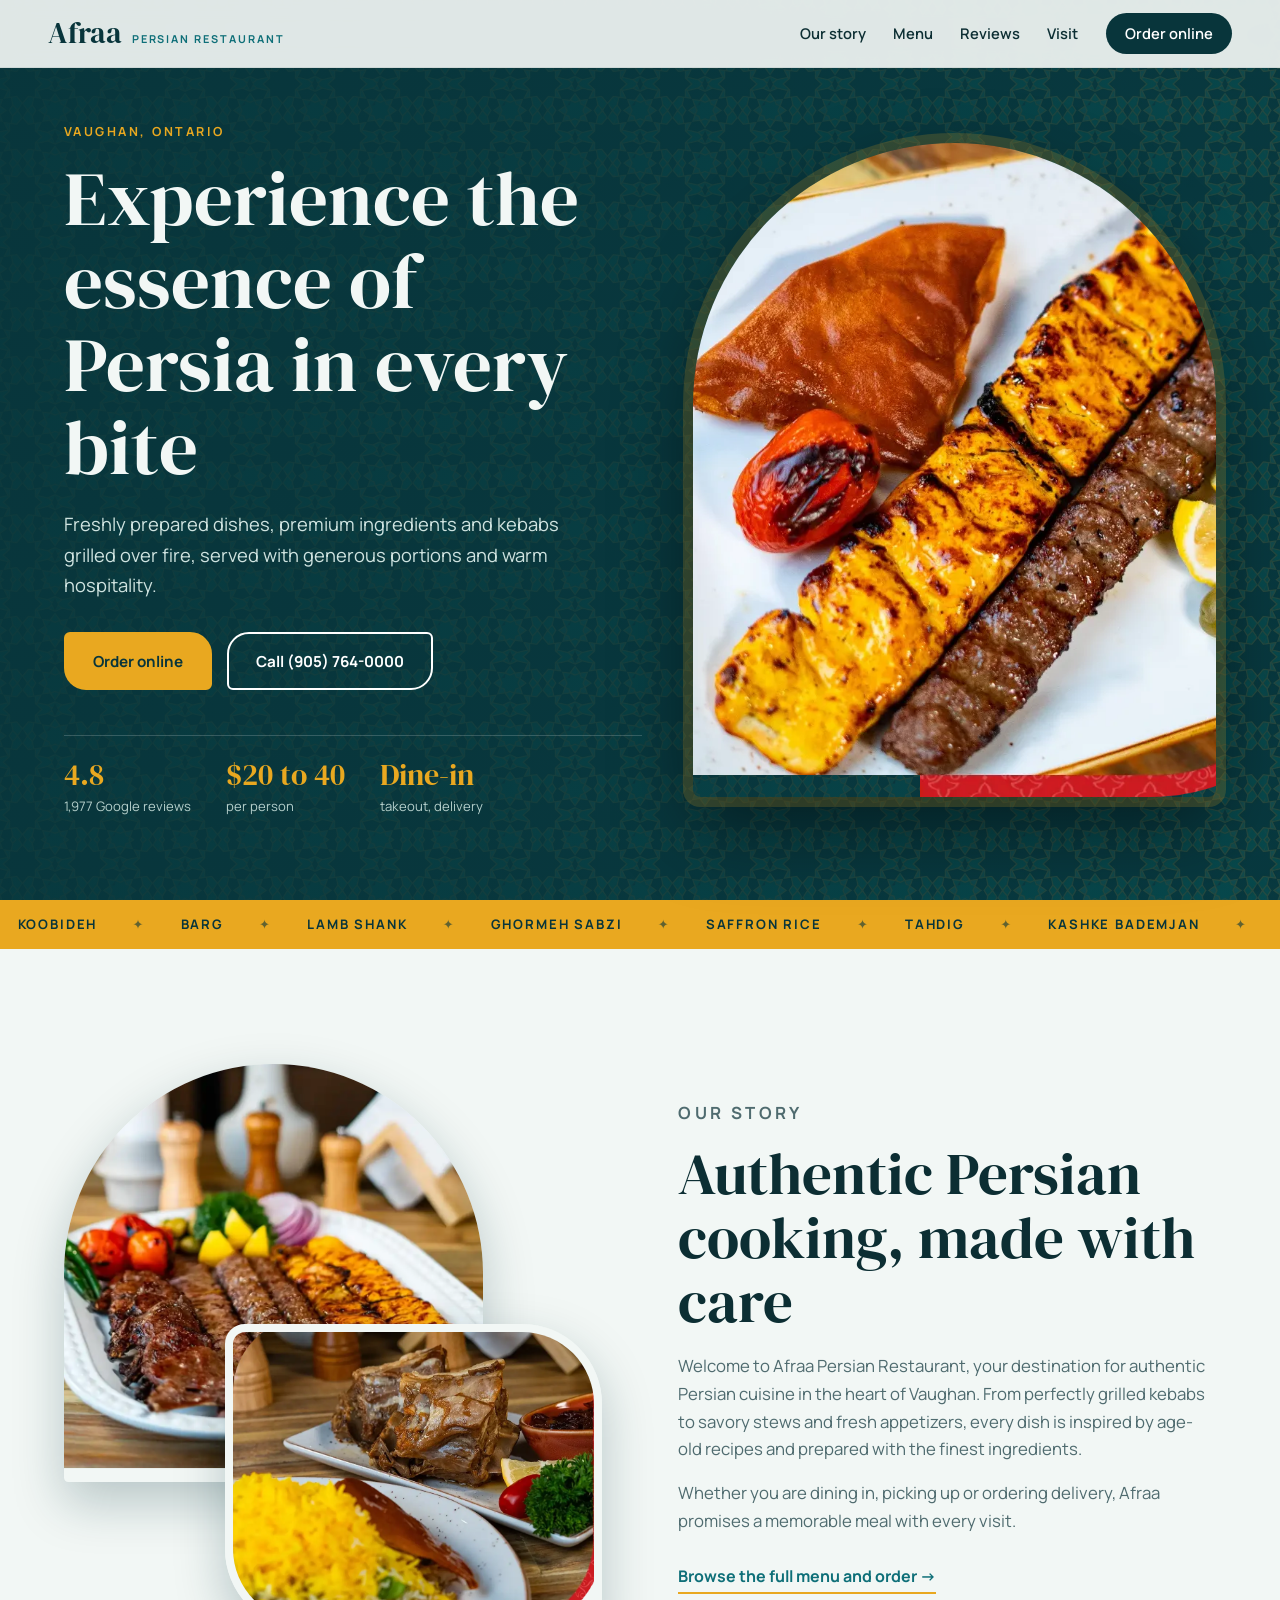
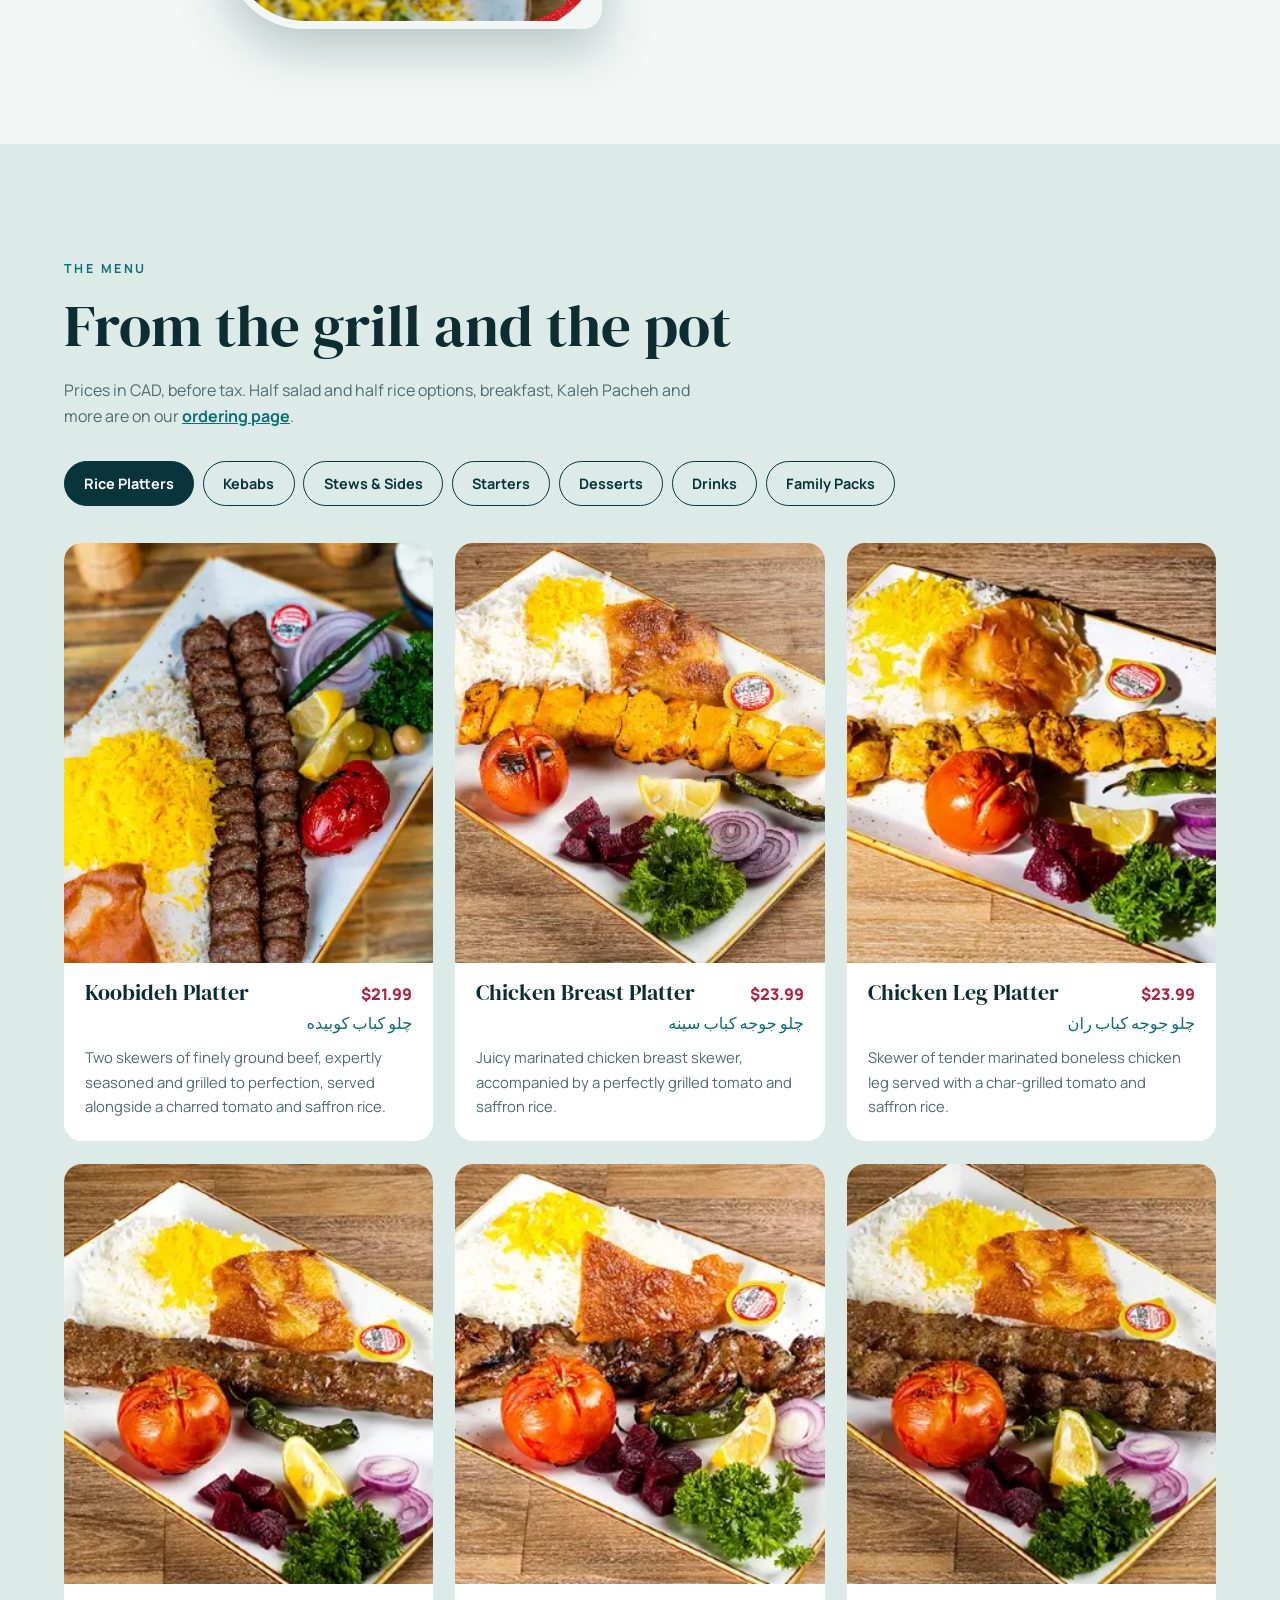
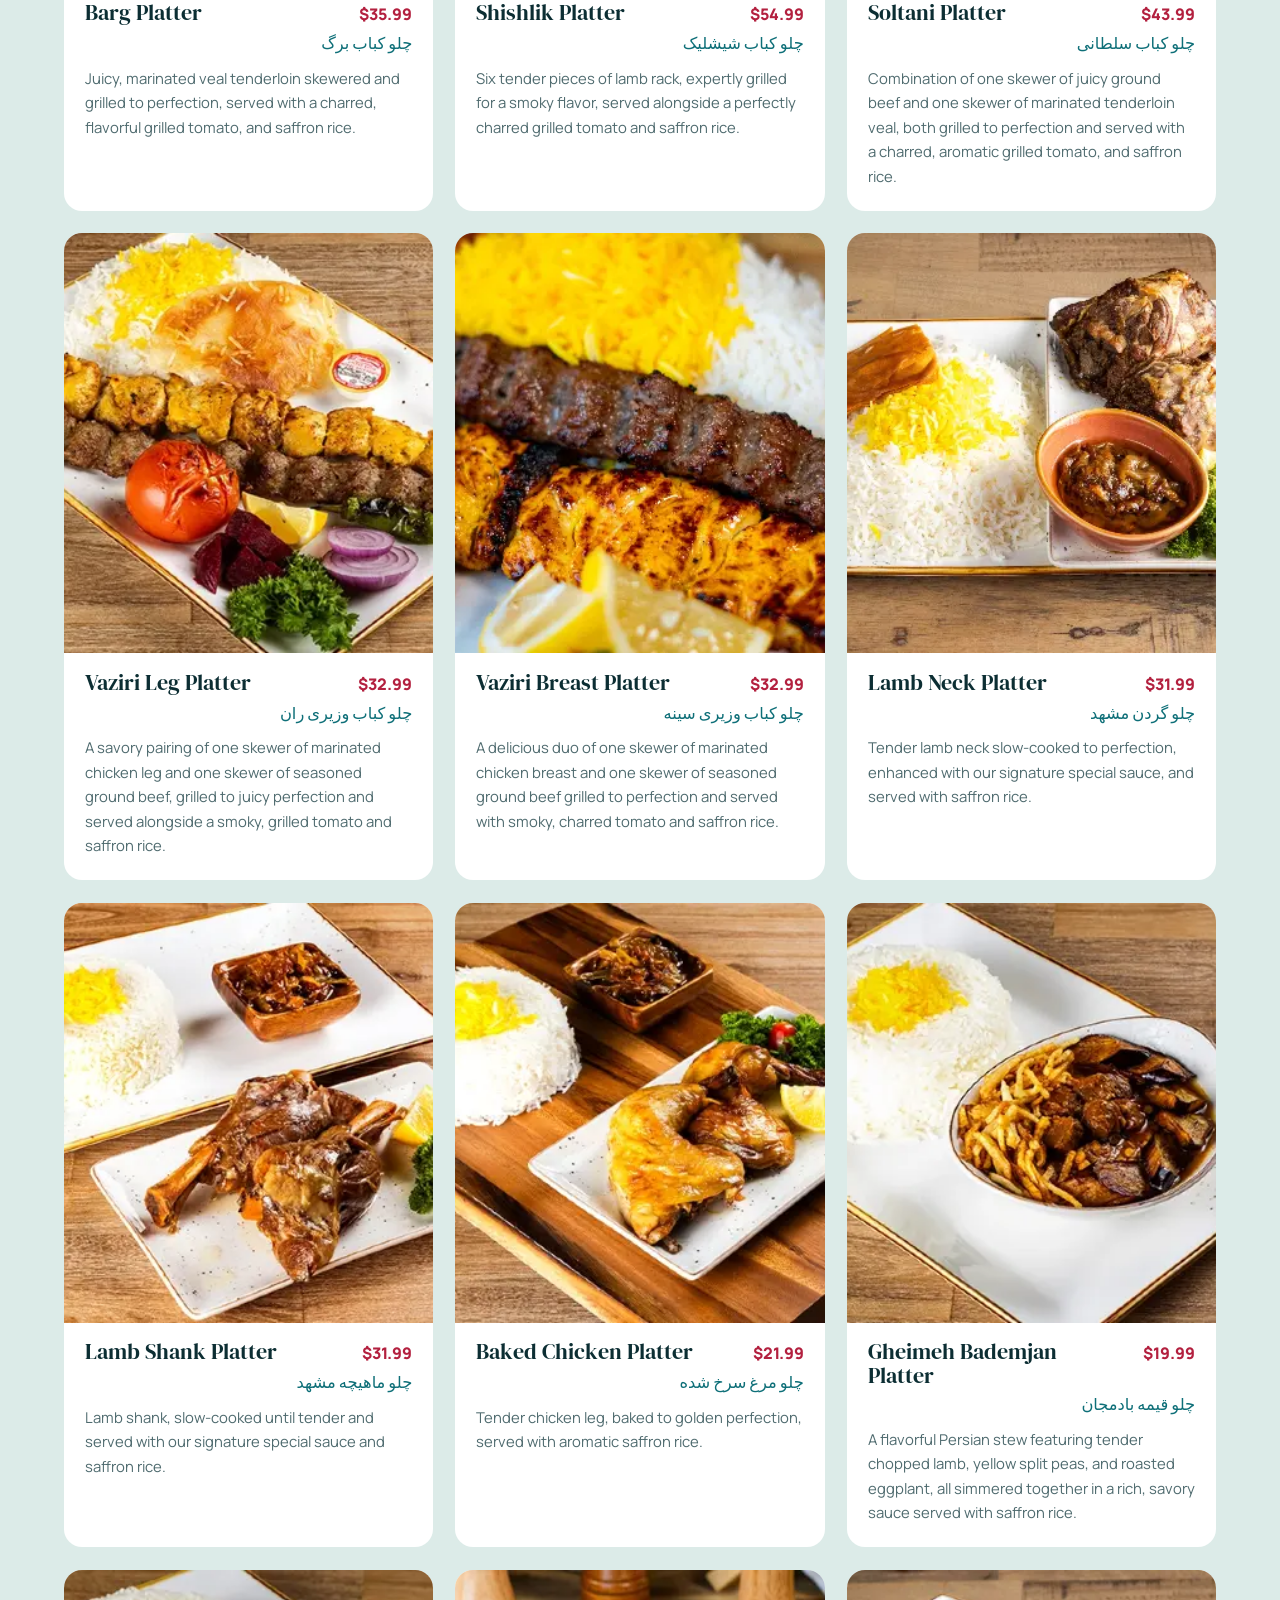
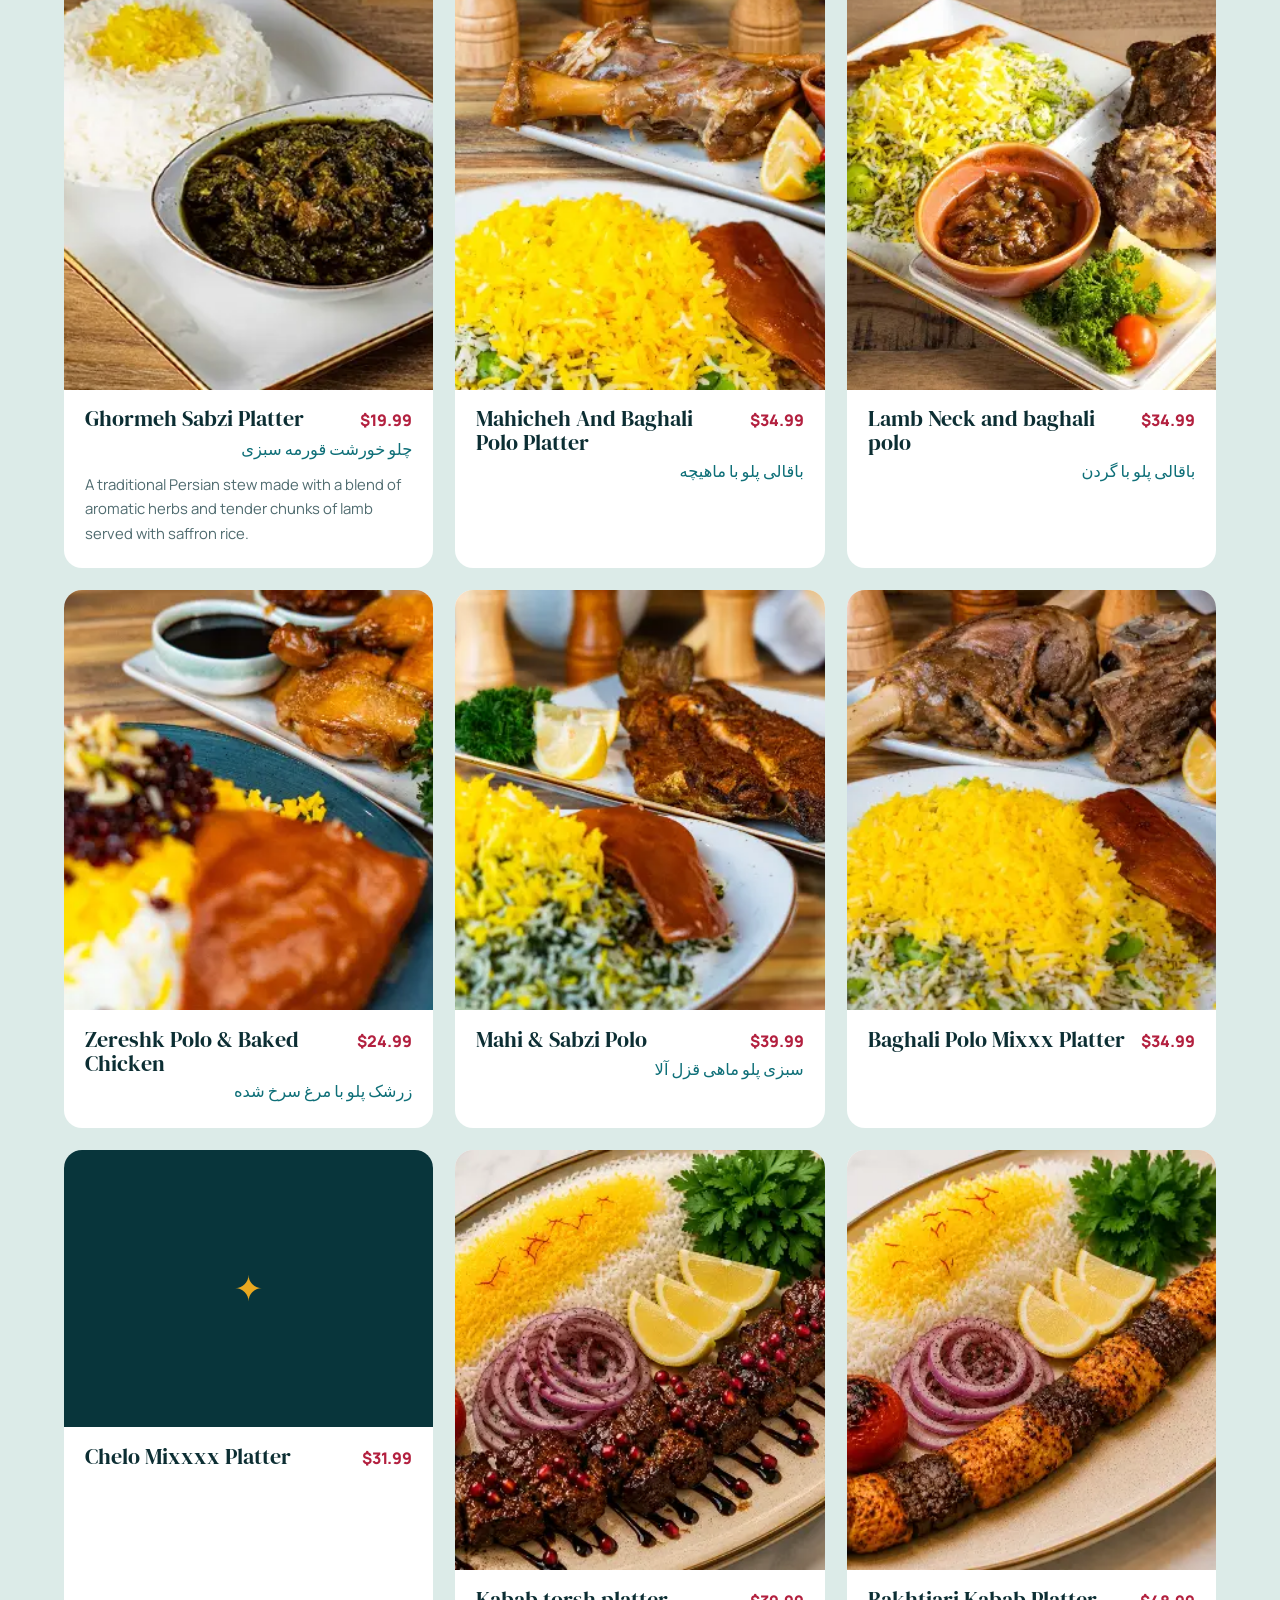
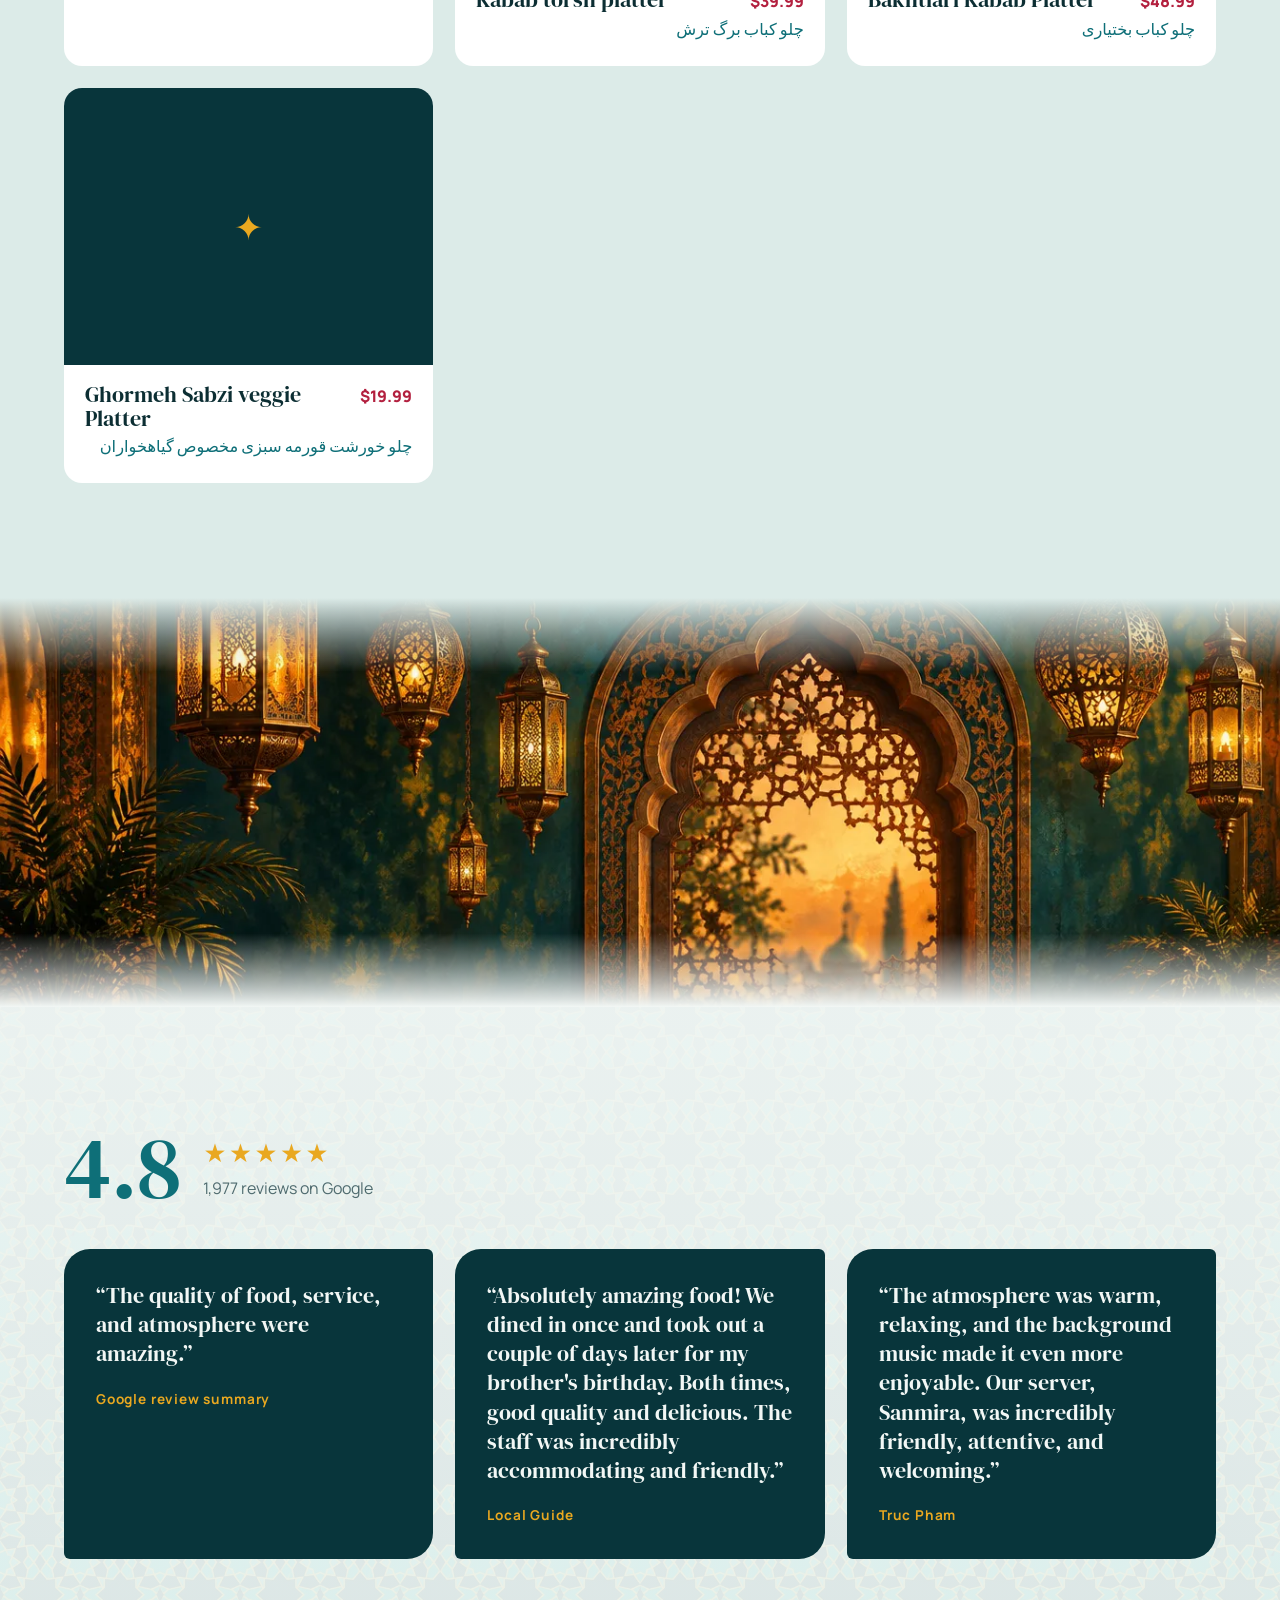
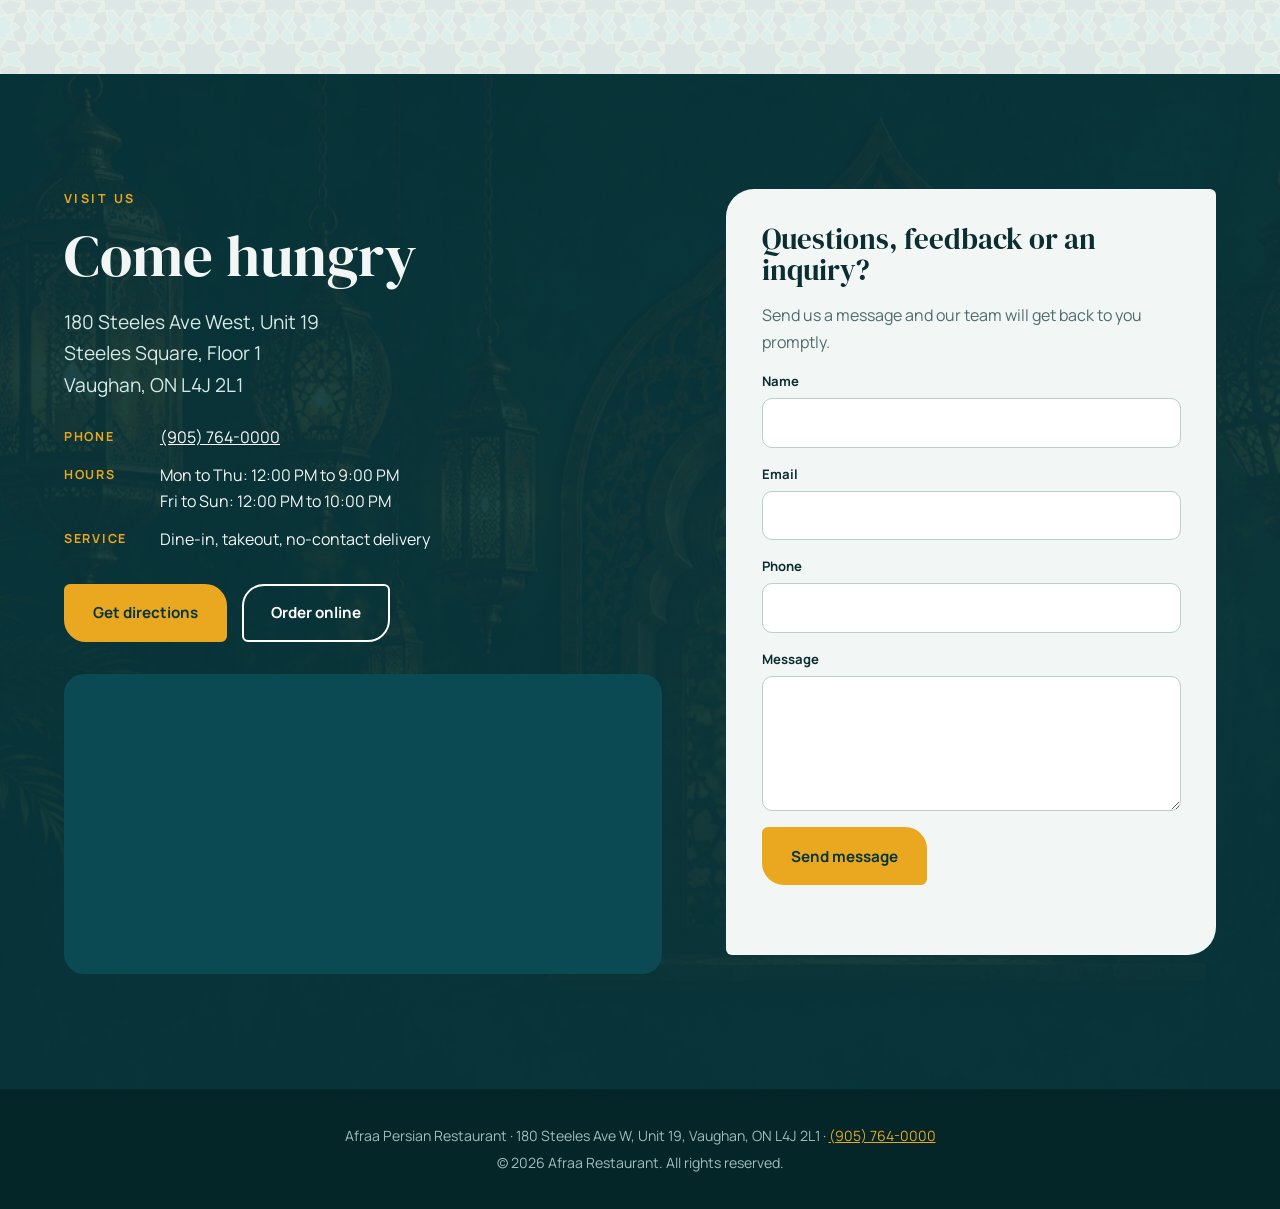
<file: index.html>
<!doctype html>
<html lang="en">
<head>
  <meta charset="utf-8">
  <meta name="viewport" content="width=device-width, initial-scale=1">
  <title>Afraa Restaurant | Authentic Persian Cuisine in Vaughan</title>
  <meta name="description" content="Perfectly grilled kebabs, slow-cooked stews and warm Persian hospitality at 180 Steeles Ave W, Vaughan. Dine in, takeout or delivery. Rated 4.8 by 1,977 guests.">
  <meta property="og:title" content="Afraa Restaurant | Authentic Persian Cuisine in Vaughan">
  <meta property="og:description" content="Perfectly grilled kebabs, slow-cooked stews and warm Persian hospitality in Vaughan, Ontario.">
  <meta property="og:type" content="restaurant">
  <meta property="og:image" content="images/cover.webp">
  <link rel="icon" href="images/logo.webp">
  <link rel="preconnect" href="https://fonts.googleapis.com">
  <link rel="preconnect" href="https://fonts.gstatic.com" crossorigin>
  <link href="https://fonts.googleapis.com/css2?family=DM+Serif+Display&family=Manrope:wght@400;500;600;700;800&display=swap" rel="stylesheet">
  <link rel="stylesheet" href="styles.css">
  <script type="application/ld+json">
  {
    "@context": "https://schema.org",
    "@type": "Restaurant",
    "name": "Afraa Restaurant",
    "servesCuisine": "Persian",
    "priceRange": "$20-40",
    "telephone": "+1-905-764-0000",
    "url": "https://afraarestaurant.ca",
    "address": {"@type": "PostalAddress", "streetAddress": "180 Steeles Ave W Unit 19", "addressLocality": "Vaughan", "addressRegion": "ON", "postalCode": "L4J 2L1", "addressCountry": "CA"},
    "openingHoursSpecification": [
      {"@type": "OpeningHoursSpecification", "dayOfWeek": ["Monday", "Tuesday", "Wednesday", "Thursday"], "opens": "12:00", "closes": "21:00"},
      {"@type": "OpeningHoursSpecification", "dayOfWeek": ["Friday", "Saturday", "Sunday"], "opens": "12:00", "closes": "22:00"}
    ],
    "aggregateRating": {"@type": "AggregateRating", "ratingValue": "4.8", "reviewCount": "1977"}
  }
  </script>
</head>
<body>
  <header class="af-nav">
    <a class="af-wordmark" href="#top">Afraa<span>Persian Restaurant</span></a>
    <button class="af-burger" aria-label="Toggle menu" aria-expanded="false" aria-controls="nav"><i></i><i></i><i></i></button>
    <nav id="nav">
      <a href="#story">Our story</a>
      <a href="#menu">Menu</a>
      <a href="#reviews">Reviews</a>
      <a href="#visit">Visit</a>
      <a class="af-cta-pill" href="https://onlineordering.mealsy.ca/en/#/Afraa/online/menus" target="_blank" rel="noopener">Order online</a>
    </nav>
  </header>

  <main>
    <section class="af-hero" id="top">
      <div class="af-hero-copy">
        <p class="af-kicker">Vaughan, Ontario</p>
        <h1>Experience the essence of Persia in every bite</h1>
        <p class="af-lede">Freshly prepared dishes, premium ingredients and kebabs grilled over fire, served with generous portions and warm hospitality.</p>
        <div class="af-actions">
          <a class="af-btn-solid" href="https://onlineordering.mealsy.ca/en/#/Afraa/online/menus" target="_blank" rel="noopener">Order online</a>
          <a class="af-btn-line" href="tel:+19057640000">Call (905) 764-0000</a>
        </div>
        <ul class="af-facts">
          <li><b>4.8</b><span>1,977 Google reviews</span></li>
          <li><b>$20 to 40</b><span>per person</span></li>
          <li><b>Dine-in</b><span>takeout, delivery</span></li>
        </ul>
      </div>
      <div class="af-arch">
        <img src="images/hero.webp" alt="Grilled chicken and koobideh kebabs with a roasted tomato and lemon" width="1025" height="897" fetchpriority="high">
      </div>
    </section>

    <div class="af-strip" aria-hidden="true"><div id="strip"></div></div>

    <section class="af-section af-story" id="story">
      <div class="af-story-photos">
        <img class="a" src="images/plate.webp" alt="Mixed kebab platter with grilled vegetables" loading="lazy" width="1025" height="897">
        <img class="b" src="images/lamb.webp" alt="Slow-cooked lamb with saffron rice" loading="lazy" width="1025" height="897">
      </div>
      <div class="af-story-copy">
        <p class="af-kicker">Our story</p>
        <h2>Authentic Persian cooking, made with care</h2>
        <p>Welcome to Afraa Persian Restaurant, your destination for authentic Persian cuisine in the heart of Vaughan. From perfectly grilled kebabs to savory stews and fresh appetizers, every dish is inspired by age-old recipes and prepared with the finest ingredients.</p>
        <p>Whether you are dining in, picking up or ordering delivery, Afraa promises a memorable meal with every visit.</p>
        <a class="af-link" href="https://onlineordering.mealsy.ca/en/#/Afraa/online/menus" target="_blank" rel="noopener">Browse the full menu and order &rarr;</a>
      </div>
    </section>

    <section class="af-section af-menu" id="menu">
      <div class="af-head">
        <p class="af-kicker">The menu</p>
        <h2>From the grill and the pot</h2>
        <p>Prices in CAD, before tax. Half salad and half rice options, breakfast, Kaleh Pacheh and more are on our <a href="https://onlineordering.mealsy.ca/en/#/Afraa/online/menus" target="_blank" rel="noopener">ordering page</a>.</p>
      </div>
      <div class="af-tabs" id="menu-tabs" role="tablist" aria-label="Menu categories"></div>
      <div class="af-grid" id="menu-grid" role="tabpanel">
        <noscript><p>Please enable JavaScript to browse the menu, or <a href="https://onlineordering.mealsy.ca/en/#/Afraa/online/menus">view it on our ordering page</a>.</p></noscript>
      </div>
    </section>

    <div class="af-banner" role="img" aria-label="Warm lantern-lit Persian interior illustration"></div>

    <section class="af-section af-reviews" id="reviews">
      <div class="af-score"><b>4.8</b><div><span aria-label="Rated 4.8 out of 5">&#9733;&#9733;&#9733;&#9733;&#9733;</span><p>1,977 reviews on Google</p></div></div>
      <div class="af-rev-grid">
        <figure><blockquote>&ldquo;The quality of food, service, and atmosphere were amazing.&rdquo;</blockquote><figcaption>Google review summary</figcaption></figure>
        <figure><blockquote>&ldquo;Absolutely amazing food! We dined in once and took out a couple of days later for my brother's birthday. Both times, good quality and delicious. The staff was incredibly accommodating and friendly.&rdquo;</blockquote><figcaption>Local Guide</figcaption></figure>
        <figure><blockquote>&ldquo;The atmosphere was warm, relaxing, and the background music made it even more enjoyable. Our server, Sanmira, was incredibly friendly, attentive, and welcoming.&rdquo;</blockquote><figcaption>Truc Pham</figcaption></figure>
      </div>
    </section>

    <section class="af-section af-visit" id="visit">
      <div class="af-visit-info">
        <p class="af-kicker">Visit us</p>
        <h2>Come hungry</h2>
        <address>180 Steeles Ave West, Unit 19<br>Steeles Square, Floor 1<br>Vaughan, ON L4J 2L1</address>
        <dl>
          <dt>Phone</dt><dd><a href="tel:+19057640000">(905) 764-0000</a></dd>
          <dt>Hours</dt><dd>Mon to Thu: 12:00 PM to 9:00 PM<br>Fri to Sun: 12:00 PM to 10:00 PM</dd>
          <dt>Service</dt><dd>Dine-in, takeout, no-contact delivery</dd>
        </dl>
        <div class="af-actions">
          <a class="af-btn-solid" href="https://www.google.com/maps/dir/?api=1&destination=Afraa+Restaurant+180+Steeles+Ave+W+Unit+19+Vaughan+ON" target="_blank" rel="noopener">Get directions</a>
          <a class="af-btn-line light" href="https://onlineordering.mealsy.ca/en/#/Afraa/online/menus" target="_blank" rel="noopener">Order online</a>
        </div>
        <div class="af-map"><iframe title="Map to Afraa Restaurant" loading="lazy" src="https://www.google.com/maps?q=Afraa+Restaurant+180+Steeles+Ave+W+Unit+19+Vaughan+ON&output=embed"></iframe></div>
      </div>
      <form class="af-form" id="contact-form" data-endpoint="" novalidate>
        <h3>Questions, feedback or an inquiry?</h3>
        <p>Send us a message and our team will get back to you promptly.</p>
        <label>Name<input name="name" autocomplete="name"></label>
        <label>Email<input name="email" type="email" autocomplete="email"></label>
        <label>Phone<input name="phone" type="tel" autocomplete="tel"></label>
        <label>Message<textarea name="message" rows="5"></textarea></label>
        <input type="text" name="_honey" tabindex="-1" autocomplete="off" class="hp" aria-hidden="true">
        <button class="af-btn-solid" type="submit">Send message</button>
        <p class="af-status" id="form-status" role="status"></p>
      </form>
    </section>
  </main>

  <footer class="af-footer">
    <p>Afraa Persian Restaurant &middot; 180 Steeles Ave W, Unit 19, Vaughan, ON L4J 2L1 &middot; <a href="tel:+19057640000">(905) 764-0000</a></p>
    <p>&copy; <span id="year">2026</span> Afraa Restaurant. All rights reserved.</p>
  </footer>

  <script src="menu-data.js"></script>
  <script src="script.js"></script>
</body>
</html>
</file>
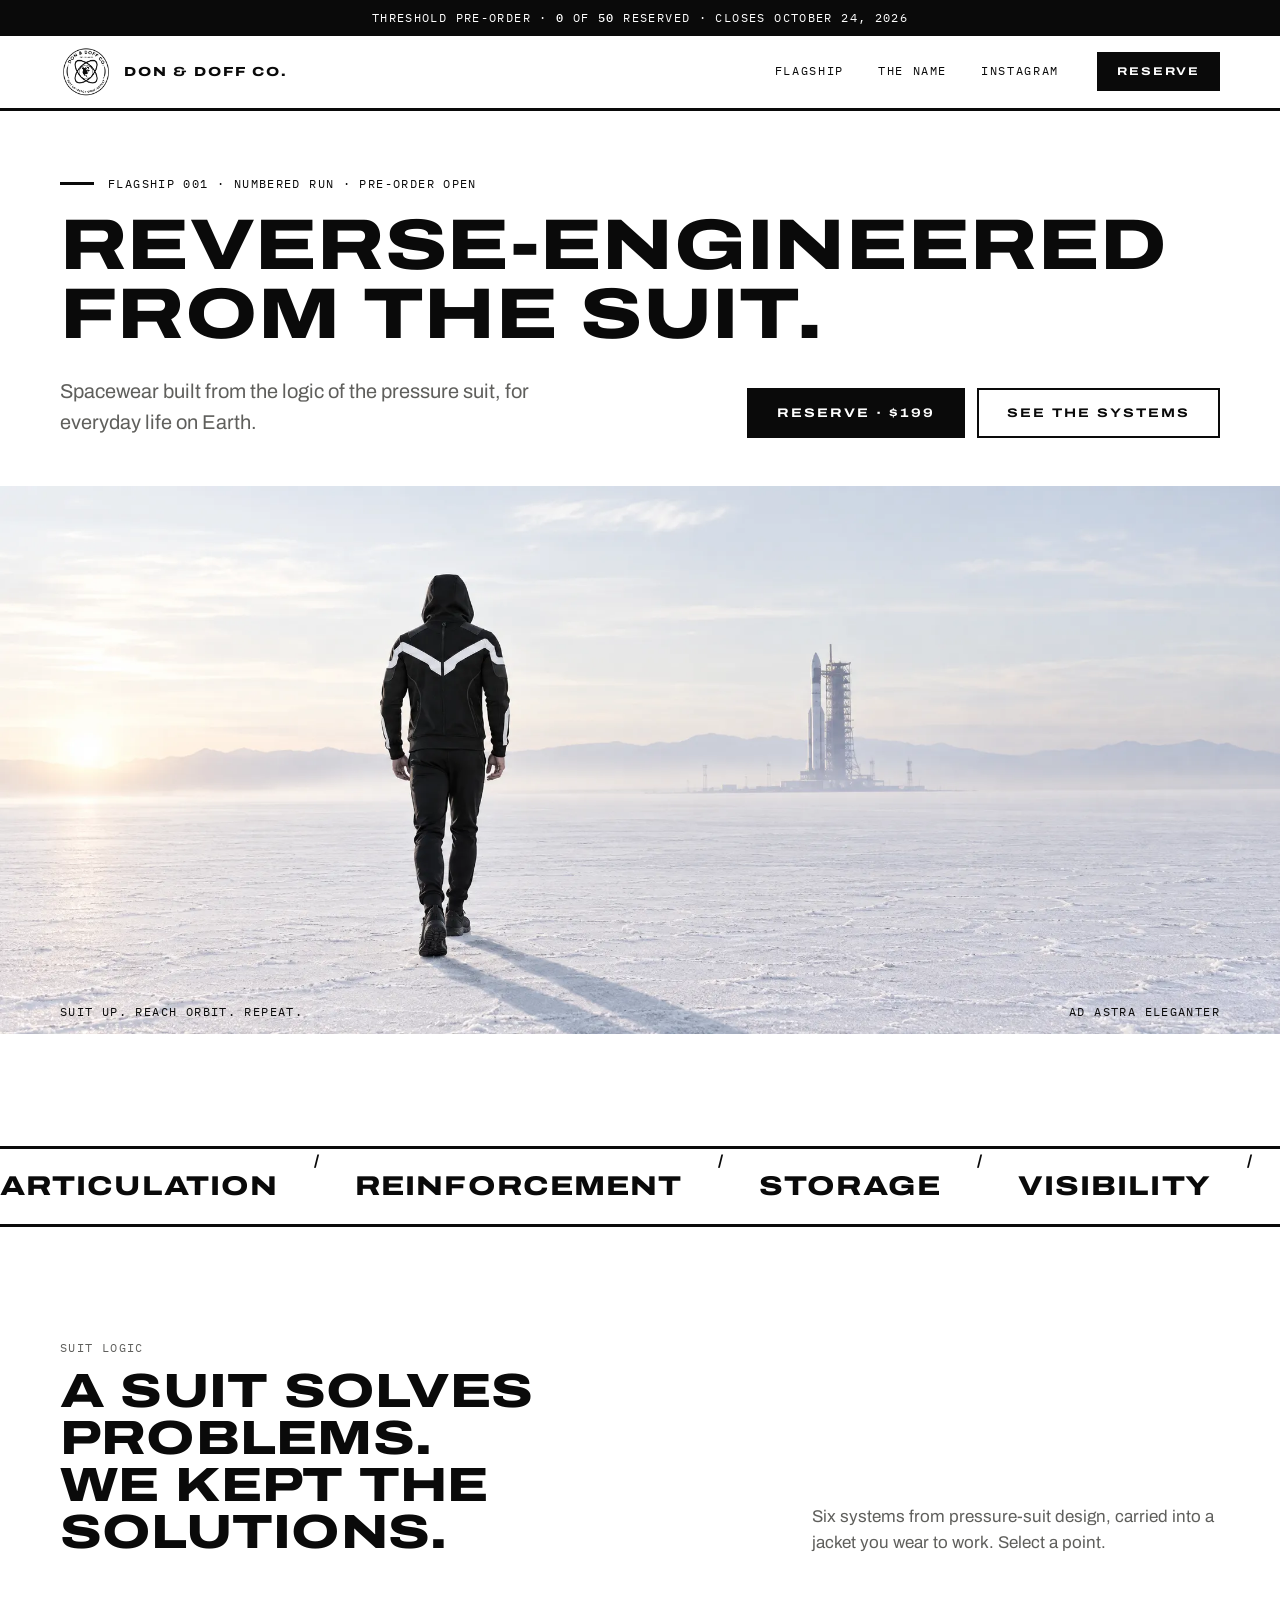
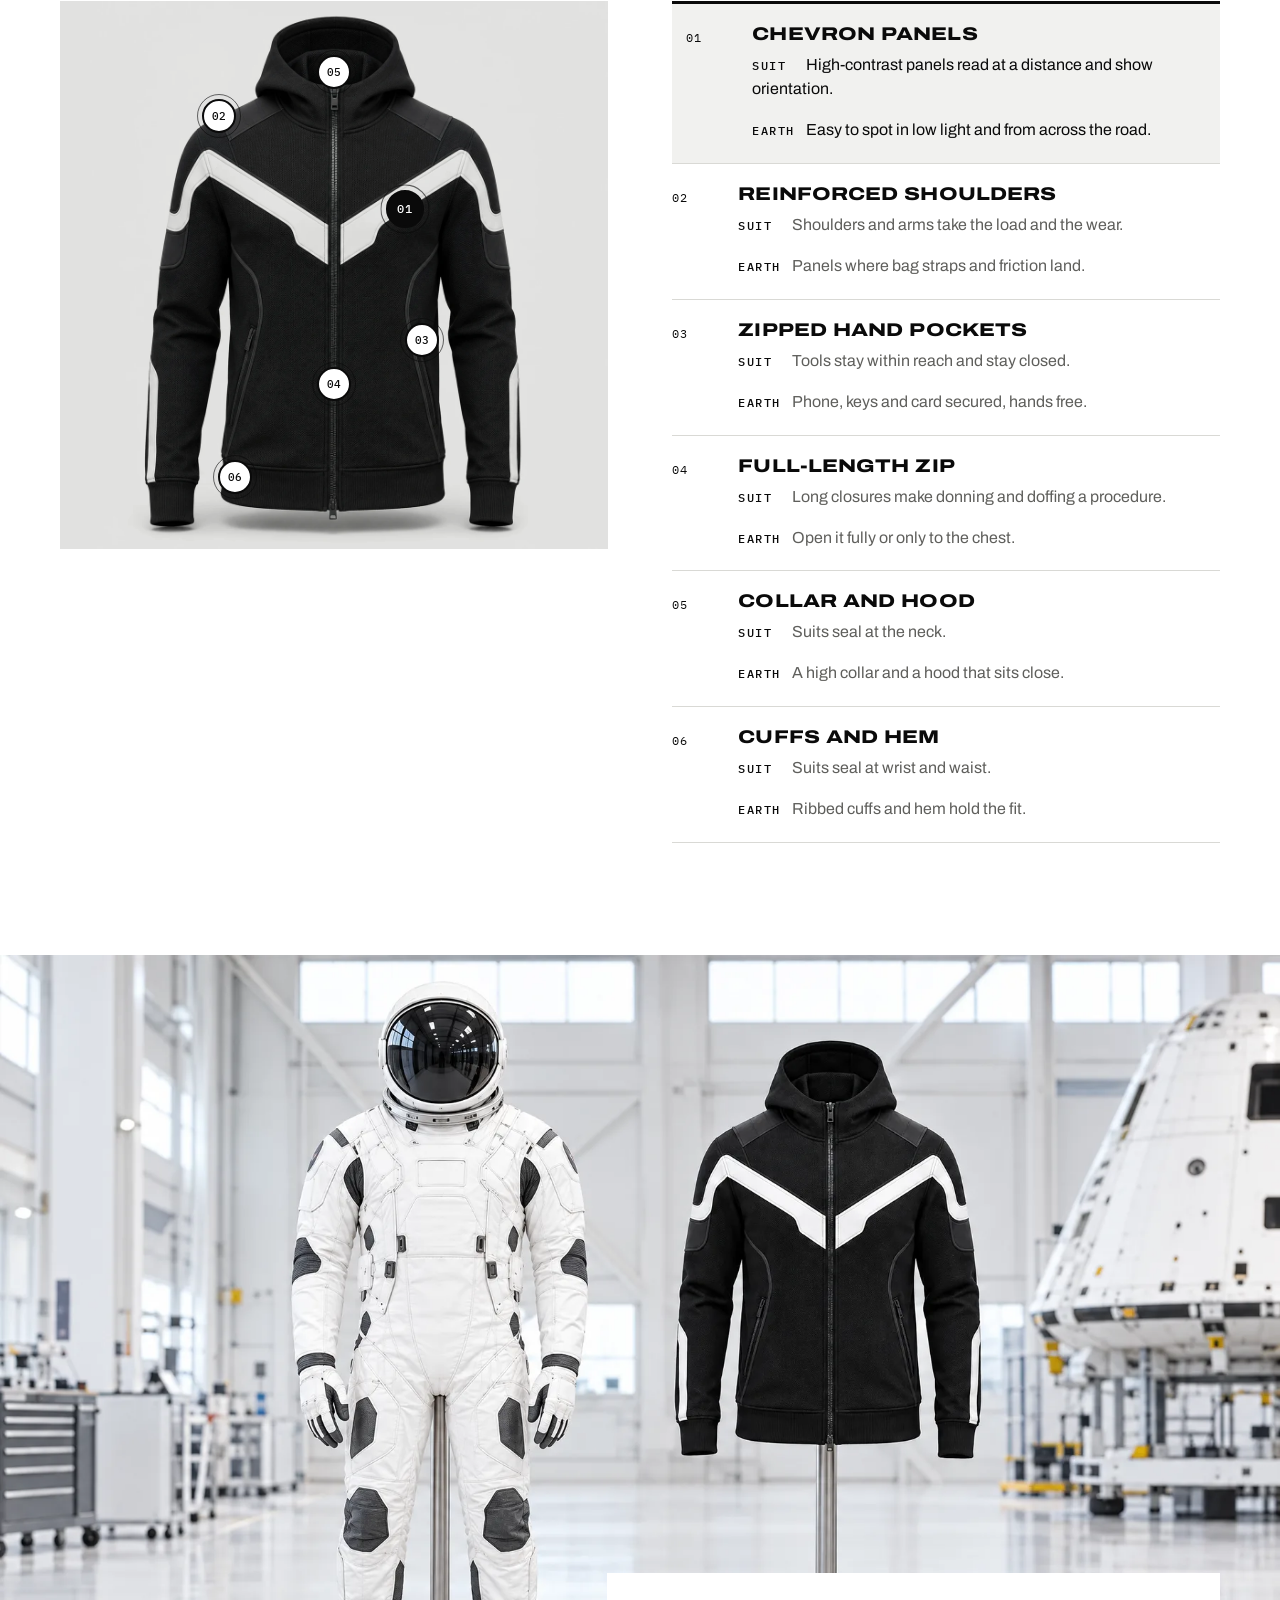
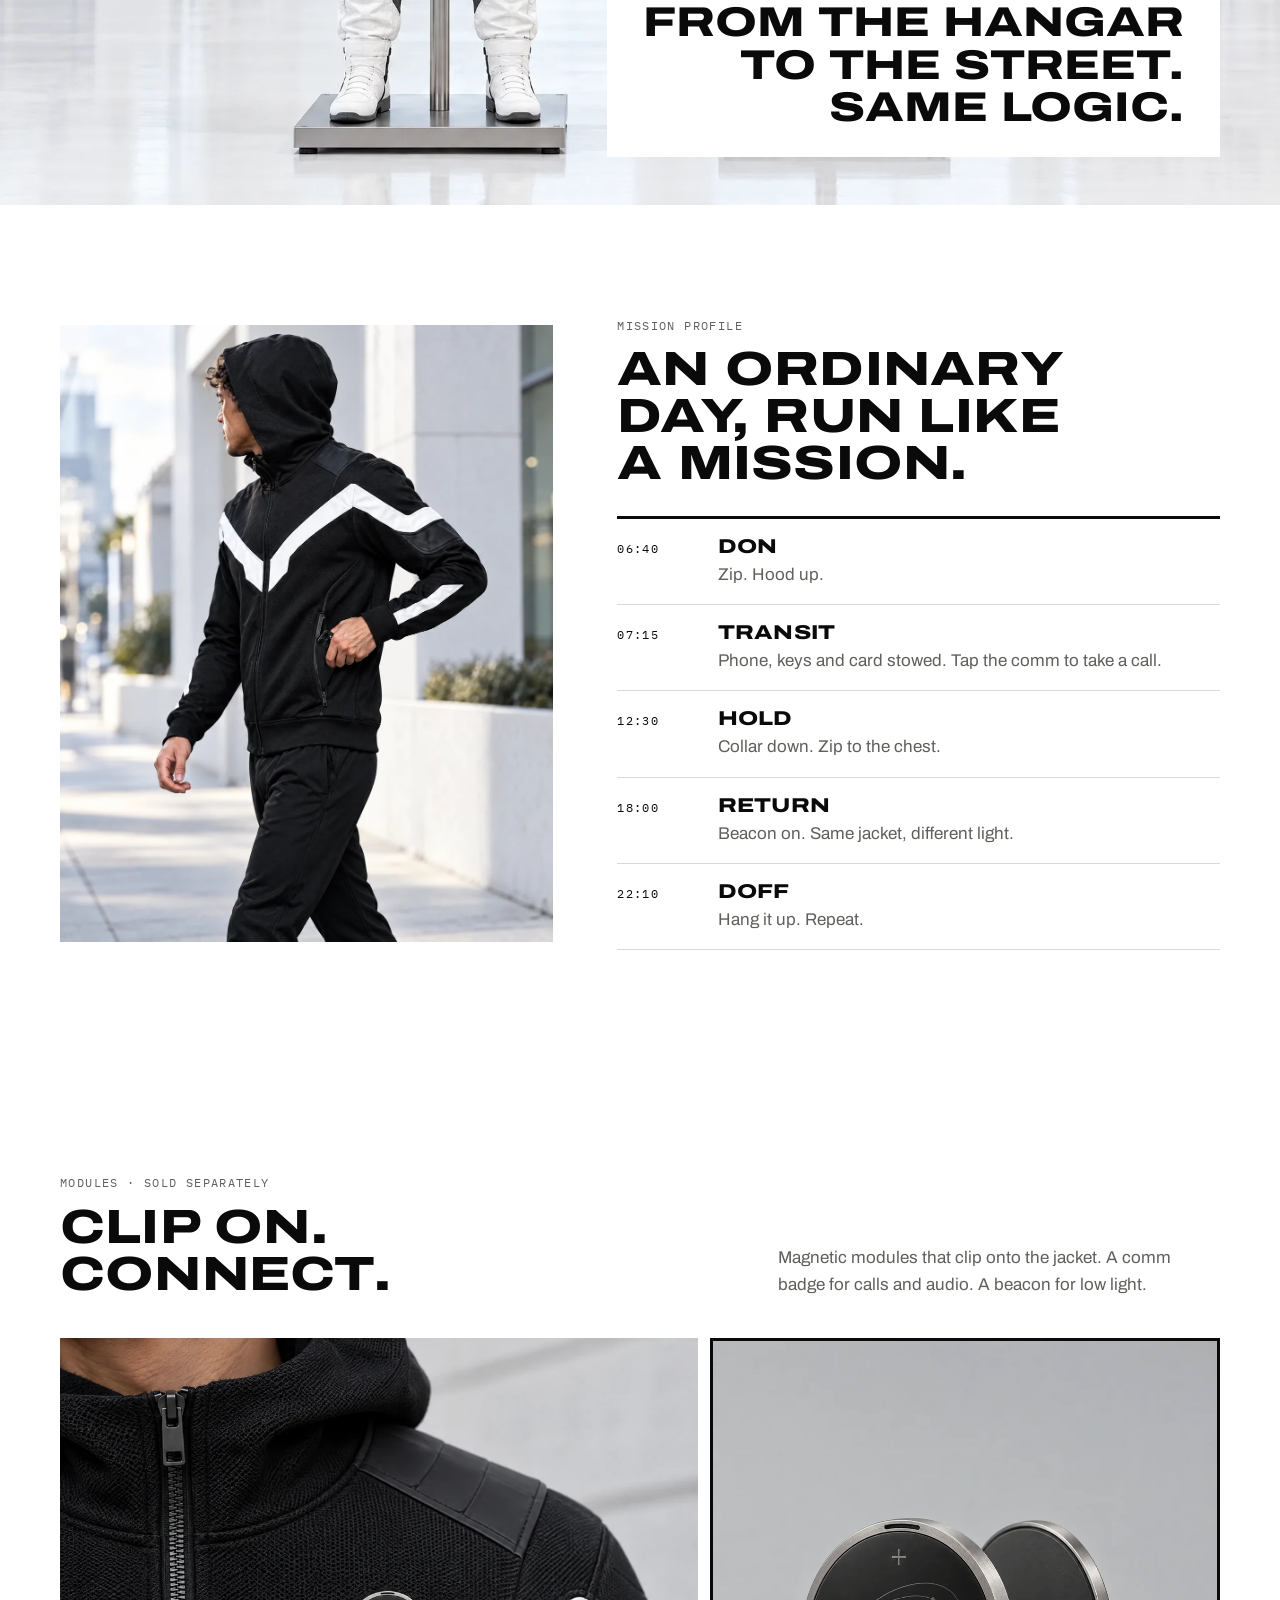
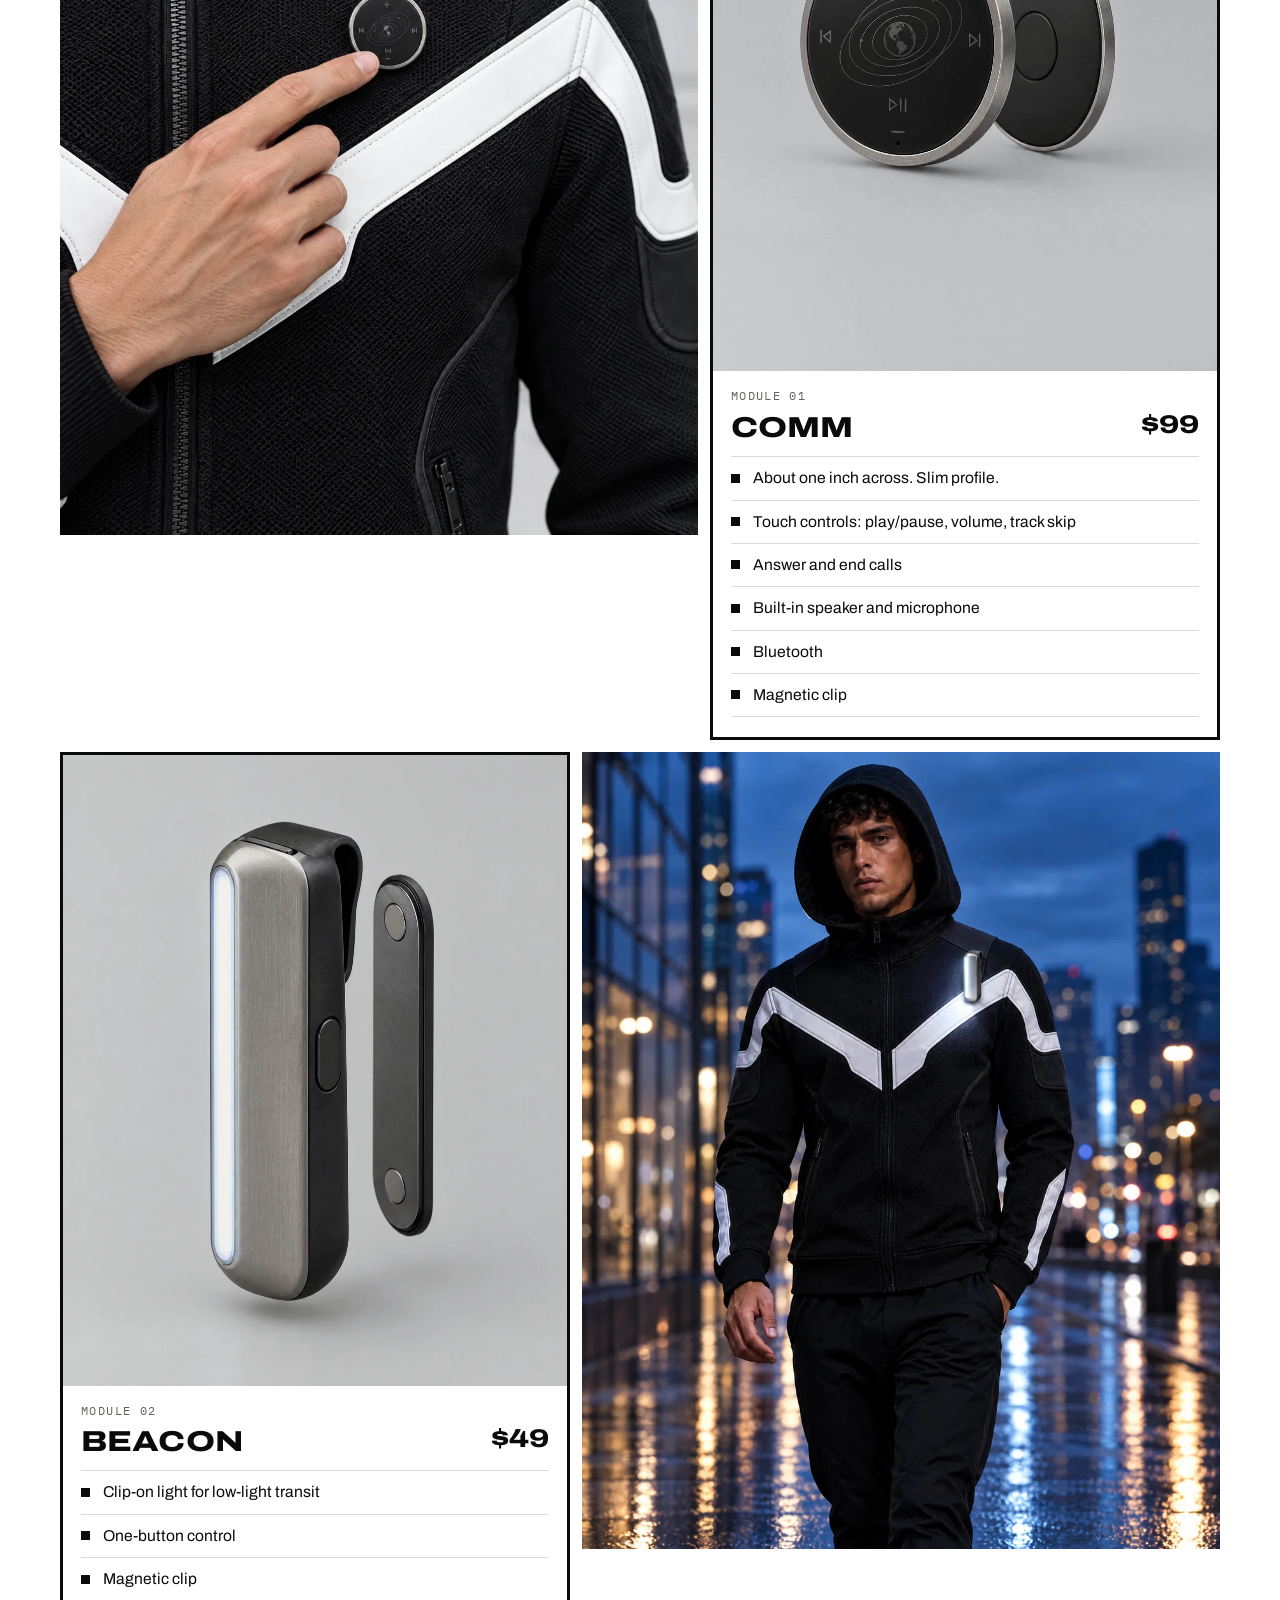
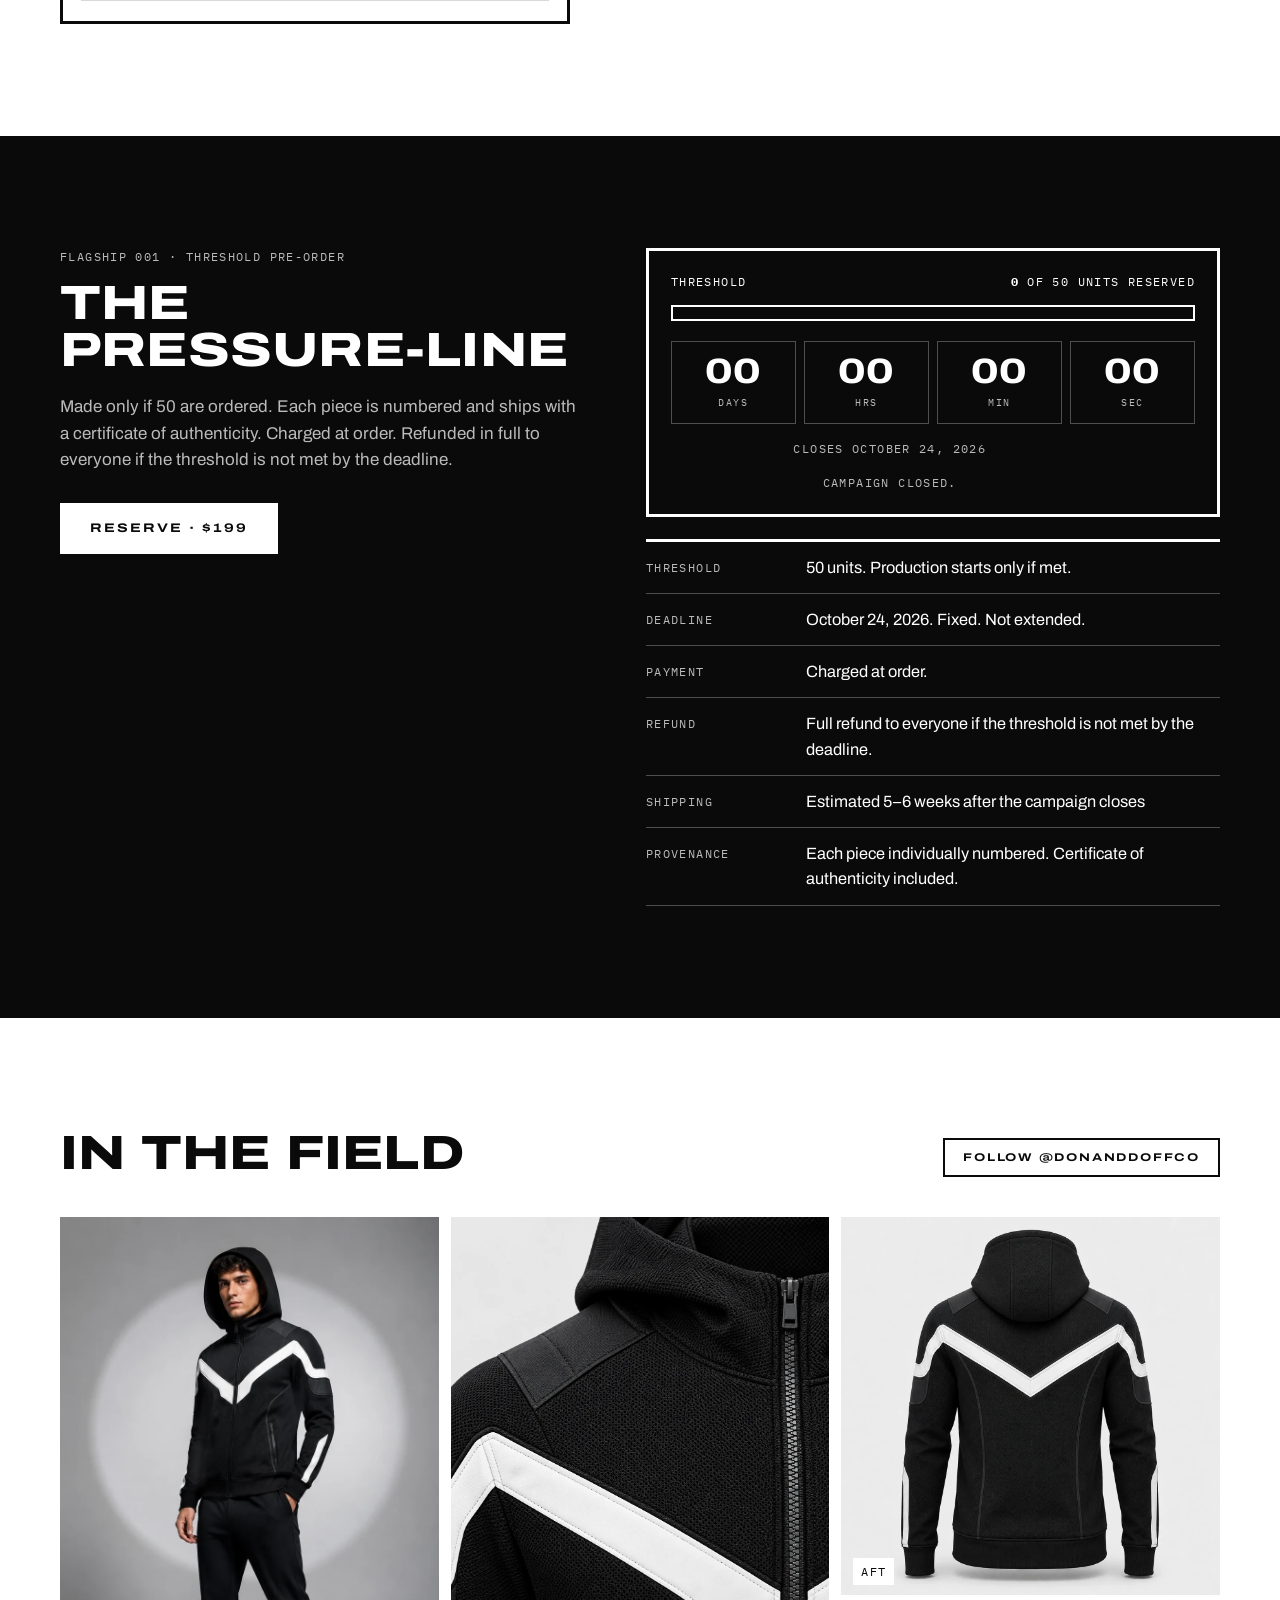
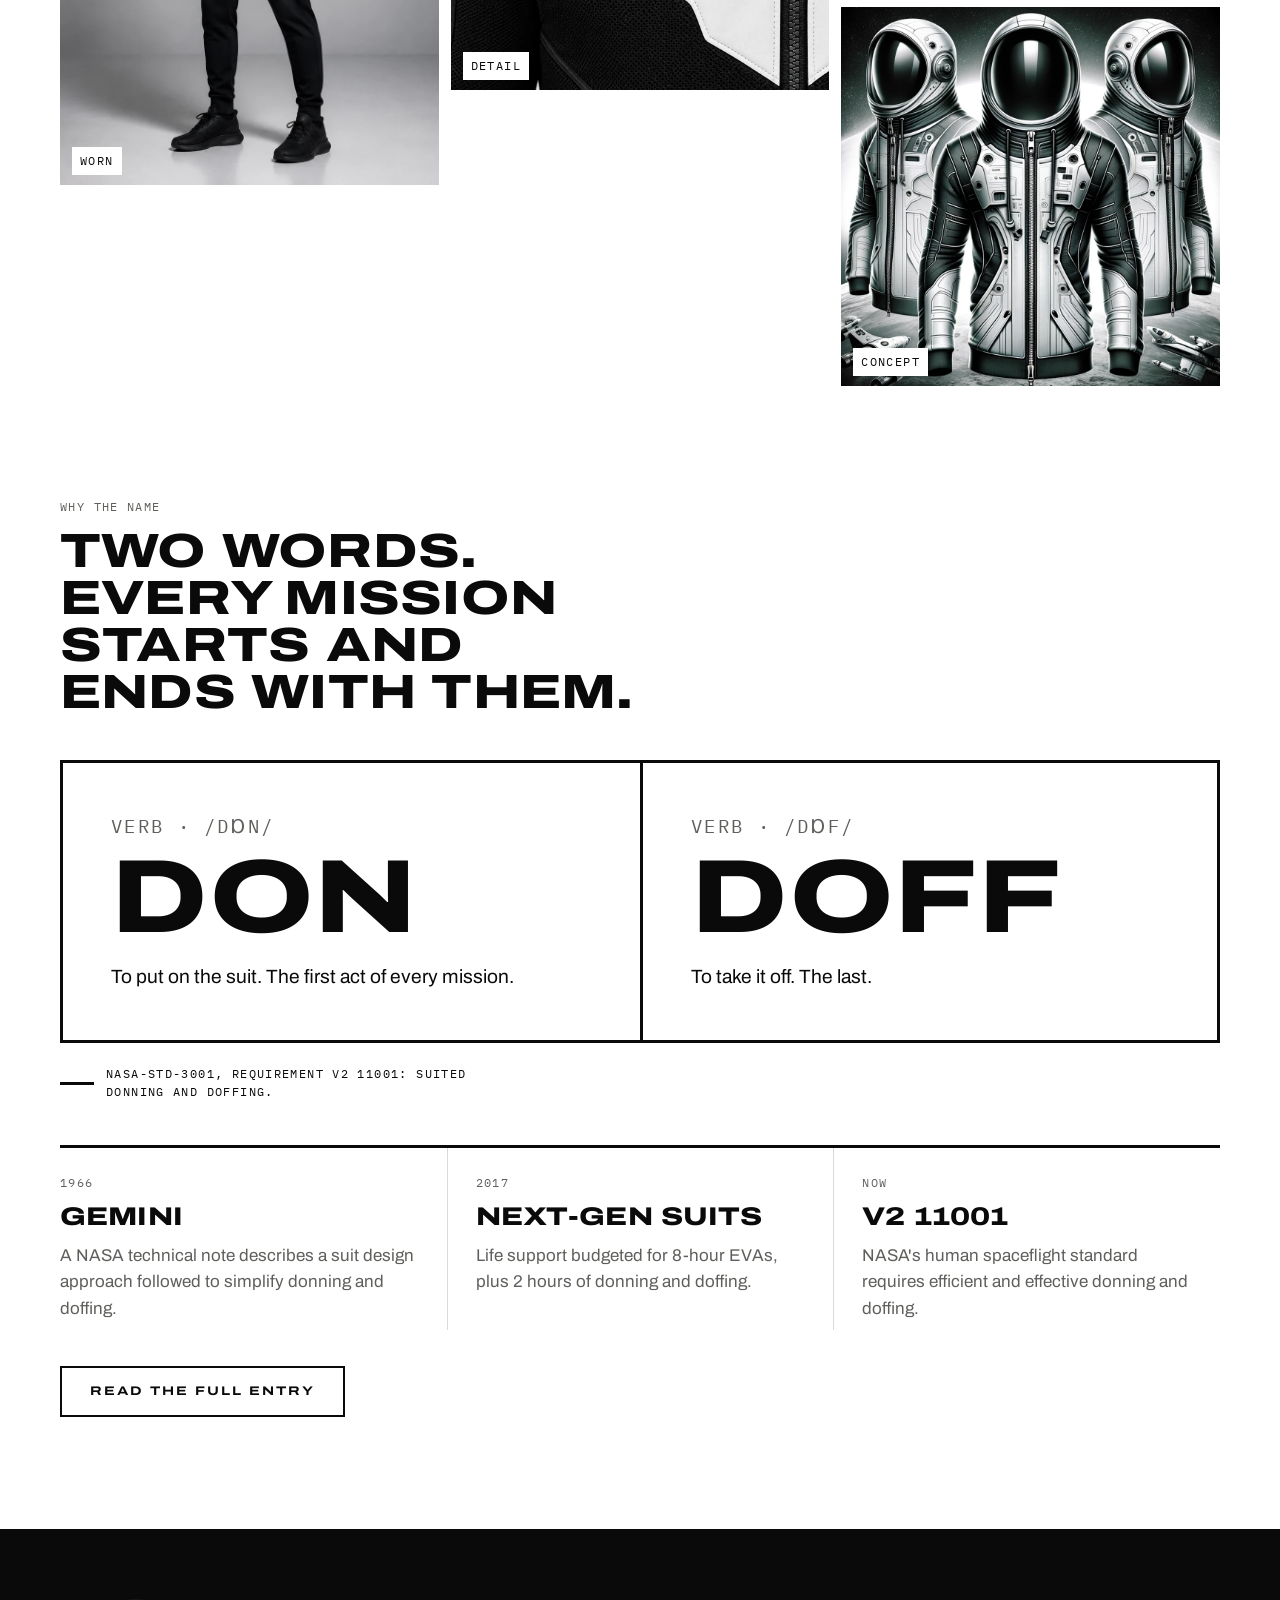
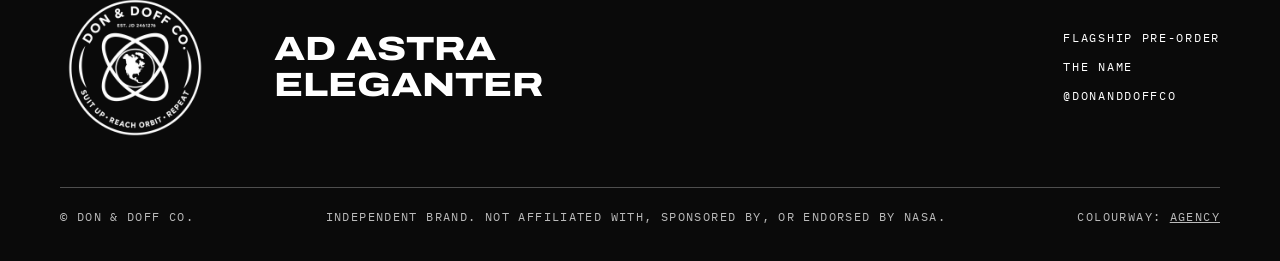
<file: donanddoff/index.html>
<!doctype html>
<html lang="en" data-brand="mono">
<head>
<meta charset="utf-8">
<meta name="viewport" content="width=device-width,initial-scale=1">
<title>Don & Doff Co. — Spacewear</title>
<meta name="description" content="Spacewear built around donning and doffing. Suit up. Reach orbit. Repeat.">
<meta name="theme-color" content="#0a0a0a">
<link rel="icon" href="favicon.png" type="image/png">
<link rel="preconnect" href="https://fonts.googleapis.com"><link rel="preconnect" href="https://fonts.gstatic.com" crossorigin><link href="https://fonts.googleapis.com/css2?family=Archivo:wdth,wght@62..125,100..900&family=IBM+Plex+Mono:wght@400;500&display=swap" rel="stylesheet">
<link rel="stylesheet" href="styles.css">
</head>
<body>
<header class="top">
<div class="strip mono">Threshold pre-order · <b data-bind="reserved">0</b> of <b data-bind="threshold">50</b> reserved · Closes <span data-bind="ends"></span></div>
<div class="bar"><div class="wrap">
  <a class="brand" href="index.html" aria-label="Don &amp; Doff Co. home"><img src="images/logo-black.webp" alt=""><span>Don &amp; Doff Co.</span></a>
  <nav aria-label="Primary"><a href="product.html">Flagship</a><a href="about.html">The name</a><a class="opt" data-bind="ig" data-keep href="https://instagram.com/donanddoffco" rel="noopener">Instagram</a></nav>
  <a class="btn sm" href="product.html">Reserve</a>
</div></div>
</header>
<main>

<section class="hero2"><div class="wrap">
  <p class="mono eyebrow">Flagship 001 · Numbered run · Pre-order open</p>
  <h1>Reverse-engineered<br><em>from the suit.</em></h1>
  <div class="hero-row">
    <p class="lead">Spacewear built from the logic of the pressure suit, for everyday life on Earth.</p>
    <div class="cta"><a class="btn" href="product.html">Reserve · $199</a><a class="btn line" href="#suit-logic">See the systems</a></div>
  </div>
</div>
<figure class="bleed"><img src="images/hero-salt.webp" alt="A person in the black and white Pressure-Line jacket walking across a white salt flat at dawn toward a rocket on its launch pad"><figcaption class="mono wrap"><span>Suit up. Reach orbit. Repeat.</span><span>Ad astra eleganter</span></figcaption></figure>
</section>

<div class="ticker" aria-hidden="true"><div class="track">
  <span>Articulation</span><i>/</i><span>Reinforcement</span><i>/</i><span>Storage</span><i>/</i><span>Visibility</span><i>/</i><span>Closure</span><i>/</i><span>Articulation</span><i>/</i><span>Reinforcement</span><i>/</i><span>Storage</span><i>/</i><span>Visibility</span><i>/</i><span>Closure</span><i>/</i><span>Articulation</span><i>/</i><span>Reinforcement</span><i>/</i><span>Storage</span><i>/</i><span>Visibility</span><i>/</i><span>Closure</span><i>/</i><span>Articulation</span><i>/</i><span>Reinforcement</span><i>/</i><span>Storage</span><i>/</i><span>Visibility</span><i>/</i><span>Closure</span><i>/</i><span>Articulation</span><i>/</i><span>Reinforcement</span><i>/</i><span>Storage</span><i>/</i><span>Visibility</span><i>/</i><span>Closure</span><i>/</i>
</div></div>

<section id="suit-logic"><div class="wrap">
  <div class="head-row"><div><p class="mono mute">Suit logic</p><h2 style="margin-top:12px;max-width:11em">A suit solves problems. We kept the solutions.</h2></div>
  <p class="mute" style="max-width:24em">Six systems from pressure-suit design, carried into a jacket you wear to work. Select a point.</p></div>
  <div class="anat">
  <div class="anat-img"><img src="images/pl-front.webp" alt="Front of the Pressure-Line jacket with numbered callouts"><button type="button" class="pin" data-i="0" style="left:63%;top:38%" aria-label="Chevron panels">01</button><button type="button" class="pin" data-i="1" style="left:29%;top:21%" aria-label="Reinforced shoulders">02</button><button type="button" class="pin" data-i="2" style="left:66%;top:62%" aria-label="Zipped hand pockets">03</button><button type="button" class="pin" data-i="3" style="left:50%;top:70%" aria-label="Full-length zip">04</button><button type="button" class="pin" data-i="4" style="left:50%;top:13%" aria-label="Collar and hood">05</button><button type="button" class="pin" data-i="5" style="left:32%;top:87%" aria-label="Cuffs and hem">06</button></div>
  <ol class="anat-list"><li data-i="0" tabindex="0"><span class="n mono">01</span><div><h3>Chevron panels</h3><p><b class="mono">Suit</b> High-contrast panels read at a distance and show orientation.</p><p><b class="mono">Earth</b> Easy to spot in low light and from across the road.</p></div></li><li data-i="1" tabindex="0"><span class="n mono">02</span><div><h3>Reinforced shoulders</h3><p><b class="mono">Suit</b> Shoulders and arms take the load and the wear.</p><p><b class="mono">Earth</b> Panels where bag straps and friction land.</p></div></li><li data-i="2" tabindex="0"><span class="n mono">03</span><div><h3>Zipped hand pockets</h3><p><b class="mono">Suit</b> Tools stay within reach and stay closed.</p><p><b class="mono">Earth</b> Phone, keys and card secured, hands free.</p></div></li><li data-i="3" tabindex="0"><span class="n mono">04</span><div><h3>Full-length zip</h3><p><b class="mono">Suit</b> Long closures make donning and doffing a procedure.</p><p><b class="mono">Earth</b> Open it fully or only to the chest.</p></div></li><li data-i="4" tabindex="0"><span class="n mono">05</span><div><h3>Collar and hood</h3><p><b class="mono">Suit</b> Suits seal at the neck.</p><p><b class="mono">Earth</b> A high collar and a hood that sits close.</p></div></li><li data-i="5" tabindex="0"><span class="n mono">06</span><div><h3>Cuffs and hem</h3><p><b class="mono">Suit</b> Suits seal at wrist and waist.</p><p><b class="mono">Earth</b> Ribbed cuffs and hem hold the fit.</p></div></li></ol>
</div>
</div></section>

<section class="split"><figure class="bleed tall"><img src="images/hangar.webp" alt="A white pressure suit and the Pressure-Line jacket on matching stands in an aerospace hangar" style="object-position:50% 40%"></figure>
<div class="wrap"><p class="pull2">From the hangar<br>to the street.<br><em>Same logic.</em></p></div></section>

<section><div class="wrap day">
  <figure class="stage2"><img src="images/street.webp" alt="A person in the Pressure-Line jacket sliding a phone into the zip pocket on a bright city street" loading="lazy"></figure>
  <div>
    <p class="mono mute">Mission profile</p>
    <h2 style="margin:12px 0 28px">An ordinary day, run like a mission.</h2>
    <ol class="log">
      <li><span class="mono">06:40</span><div><h3>Don</h3><p>Zip. Hood up.</p></div></li>
      <li><span class="mono">07:15</span><div><h3>Transit</h3><p>Phone, keys and card stowed. Tap the comm to take a call.</p></div></li>
      <li><span class="mono">12:30</span><div><h3>Hold</h3><p>Collar down. Zip to the chest.</p></div></li>
      <li><span class="mono">18:00</span><div><h3>Return</h3><p>Beacon on. Same jacket, different light.</p></div></li>
      <li><span class="mono">22:10</span><div><h3>Doff</h3><p>Hang it up. Repeat.</p></div></li>
    </ol>
  </div>
</div></section>

<section class="mods"><div class="wrap">
  <div class="head-row"><div><p class="mono mute">Modules · Sold separately</p><h2 style="margin-top:12px;max-width:12em">Clip on. Connect.</h2></div>
  <p class="mute" style="max-width:26em">Magnetic modules that clip onto the jacket. A comm badge for calls and audio. A beacon for low light.</p></div>
  <div class="mod-row">
    <figure class="mod-shot"><video src="images/comm-tap.mp4" poster="images/module-worn.webp" autoplay muted loop playsinline aria-label="A finger tapping the inch-wide comm badge clipped to the chest of the Pressure-Line jacket"></video></figure>
    <article class="mod"><figure><img src="images/module-comm.webp" alt="Slim one-inch comm badge with titanium rim, engraved orbit rings and touch controls, beside its magnetic backplate" loading="lazy"></figure>
      <div class="mod-head"><div><p class="mono mute">Module 01</p><h3>Comm</h3></div><p class="mod-price">$99</p></div>
      <ul><li>About one inch across. Slim profile.</li><li>Touch controls: play/pause, volume, track skip</li><li>Answer and end calls</li><li>Built-in speaker and microphone</li><li>Bluetooth</li><li>Magnetic clip</li></ul></article>
  </div>
  <div class="mod-row flip">
    <figure class="mod-shot"><img src="images/module-beacon-worn.webp" alt="The beacon glowing on the chest of the Pressure-Line jacket on a city street at dusk" loading="lazy"></figure>
    <article class="mod"><figure><img src="images/module-beacon.webp" alt="Slim clip-on light module with a white LED edge and a magnetic backplate" loading="lazy"></figure>
      <div class="mod-head"><div><p class="mono mute">Module 02</p><h3>Beacon</h3></div><p class="mod-price">$49</p></div>
      <ul><li>Clip-on light for low-light transit</li><li>One-button control</li><li>Magnetic clip</li></ul></article>
  </div>
</div></section>

<section class="on-band"><div class="wrap campaign">
  <div>
    <p class="mono">Flagship 001 · Threshold pre-order</p>
    <h2>The Pressure-Line</h2>
    <p>Made only if 50 are ordered. Each piece is numbered and ships with a certificate of authenticity. Charged at order. Refunded in full to everyone if the threshold is not met by the deadline.</p>
    <a class="btn" href="product.html">Reserve · $199</a>
  </div>
  <div><div class="gauge" aria-live="polite">
  <div class="row mono"><span>Threshold</span><span><b data-bind="reserved"></b> of <span data-bind="threshold"></span> units reserved</span></div>
  <div class="bar-track" role="progressbar" aria-valuemin="0" aria-valuemax="100" aria-label="Progress toward production threshold"><span></span></div>
  <div class="count" data-countdown aria-label="Time remaining"><div><b>--</b><span>Days</span></div><div><b>--</b><span>Hrs</span></div><div><b>--</b><span>Min</span></div><div><b>--</b><span>Sec</span></div></div>
  <p class="foot mono">Closes <span data-bind="ends"></span></p>
  <p class="foot mono" data-closed hidden>Campaign closed.</p>
</div><dl class="terms">
  <div><dt>Threshold</dt><dd><span data-bind="threshold"></span> units. Production starts only if met.</dd></div>
  <div><dt>Deadline</dt><dd><span data-bind="ends"></span>. Fixed. Not extended.</dd></div>
  <div><dt>Payment</dt><dd>Charged at order.</dd></div>
  <div><dt>Refund</dt><dd>Full refund to everyone if the threshold is not met by the deadline.</dd></div>
  <div><dt>Shipping</dt><dd data-bind="ship"></dd></div>
  <div><dt>Provenance</dt><dd>Each piece individually numbered. Certificate of authenticity included.</dd></div>
</dl></div>
</div></section>

<section><div class="wrap">
  <div class="head-row"><h2>In the field</h2><a class="btn line sm" data-bind="ig" data-keep href="https://instagram.com/donanddoffco" rel="noopener">Follow @donanddoffco</a></div>
  <div class="look">
    <figure class="a"><img src="images/pl-model.webp" alt="Model in the black and white zip hoodie with black joggers" loading="lazy"><figcaption class="mono">Worn</figcaption></figure>
    <figure class="b"><img src="images/detail.webp" alt="Close-up of the white chevron panel, reinforced shoulder and zip" loading="lazy" style="object-position:50% 30%"><figcaption class="mono">Detail</figcaption></figure>
    <figure class="c"><img src="images/pl-back.webp" alt="Back of the jacket with a white chevron across the shoulders" loading="lazy"><figcaption class="mono">Aft</figcaption></figure>
    <figure class="d"><img src="images/trio.webp" alt="Concept: three visor hoodies" loading="lazy"><figcaption class="mono">Concept</figcaption></figure>
  </div>
</div></section>

<section style="padding-top:0"><div class="wrap">
  <p class="mono mute">Why the name</p>
  <h2 style="margin-top:12px;max-width:14em">Two words. Every mission starts and ends with them.</h2>
  <div class="defs">
    <div><p class="mono ipa">verb · /dɒn/</p><h3>Don</h3><p>To put on the suit. The first act of every mission.</p></div>
    <div><p class="mono ipa">verb · /dɒf/</p><h3>Doff</h3><p>To take it off. The last.</p></div>
  </div>
  <p class="src mono">NASA-STD-3001, requirement V2 11001: Suited Donning and Doffing.</p>
  <div class="steps">
    <div><p class="mono">1966</p><h3>Gemini</h3><p>A NASA technical note describes a suit design approach followed to simplify donning and doffing.</p></div>
    <div><p class="mono">2017</p><h3>Next-gen suits</h3><p>Life support budgeted for 8-hour EVAs, plus 2 hours of donning and doffing.</p></div>
    <div><p class="mono">Now</p><h3>V2 11001</h3><p>NASA's human spaceflight standard requires efficient and effective donning and doffing.</p></div>
  </div>
  <p style="margin-top:36px"><a class="btn line" href="about.html">Read the full entry</a></p>
</div></section>
</main>
<footer><div class="wrap">
  <div class="grid">
    <img src="images/logo-white.webp" alt="Don &amp; Doff Co. crest">
    <p class="motto">Ad astra<br>eleganter</p>
    <div class="links"><a href="product.html">Flagship pre-order</a><a href="about.html">The name</a><a data-bind="ig" href="https://instagram.com/donanddoffco" rel="noopener">@donanddoffco</a></div>
  </div>
  <div class="fine mono"><span>&copy; Don &amp; Doff Co.</span><span>Independent brand. Not affiliated with, sponsored by, or endorsed by NASA.</span><span>Colourway: <a href="agency/index.html">Agency</a></span></div>
</div></footer>
<script src="script.js"></script>
</body>
</html>
</file>
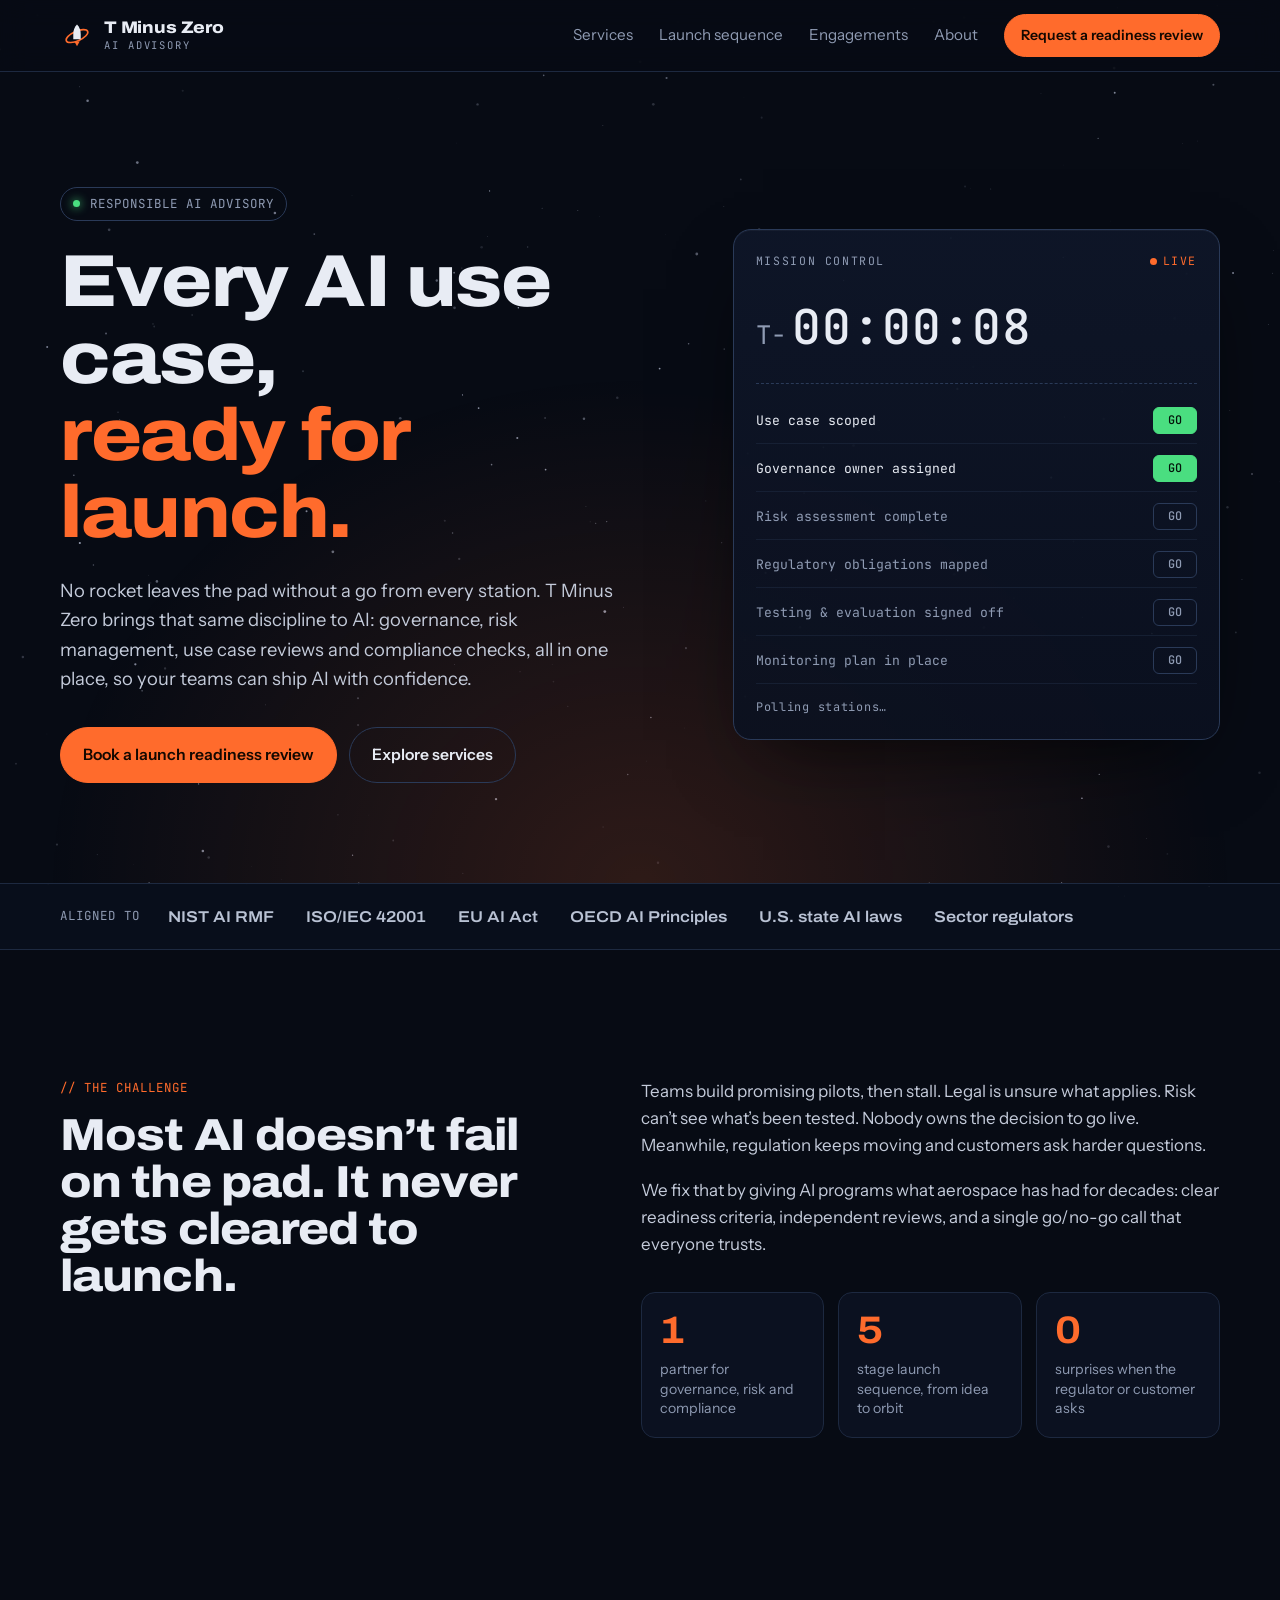
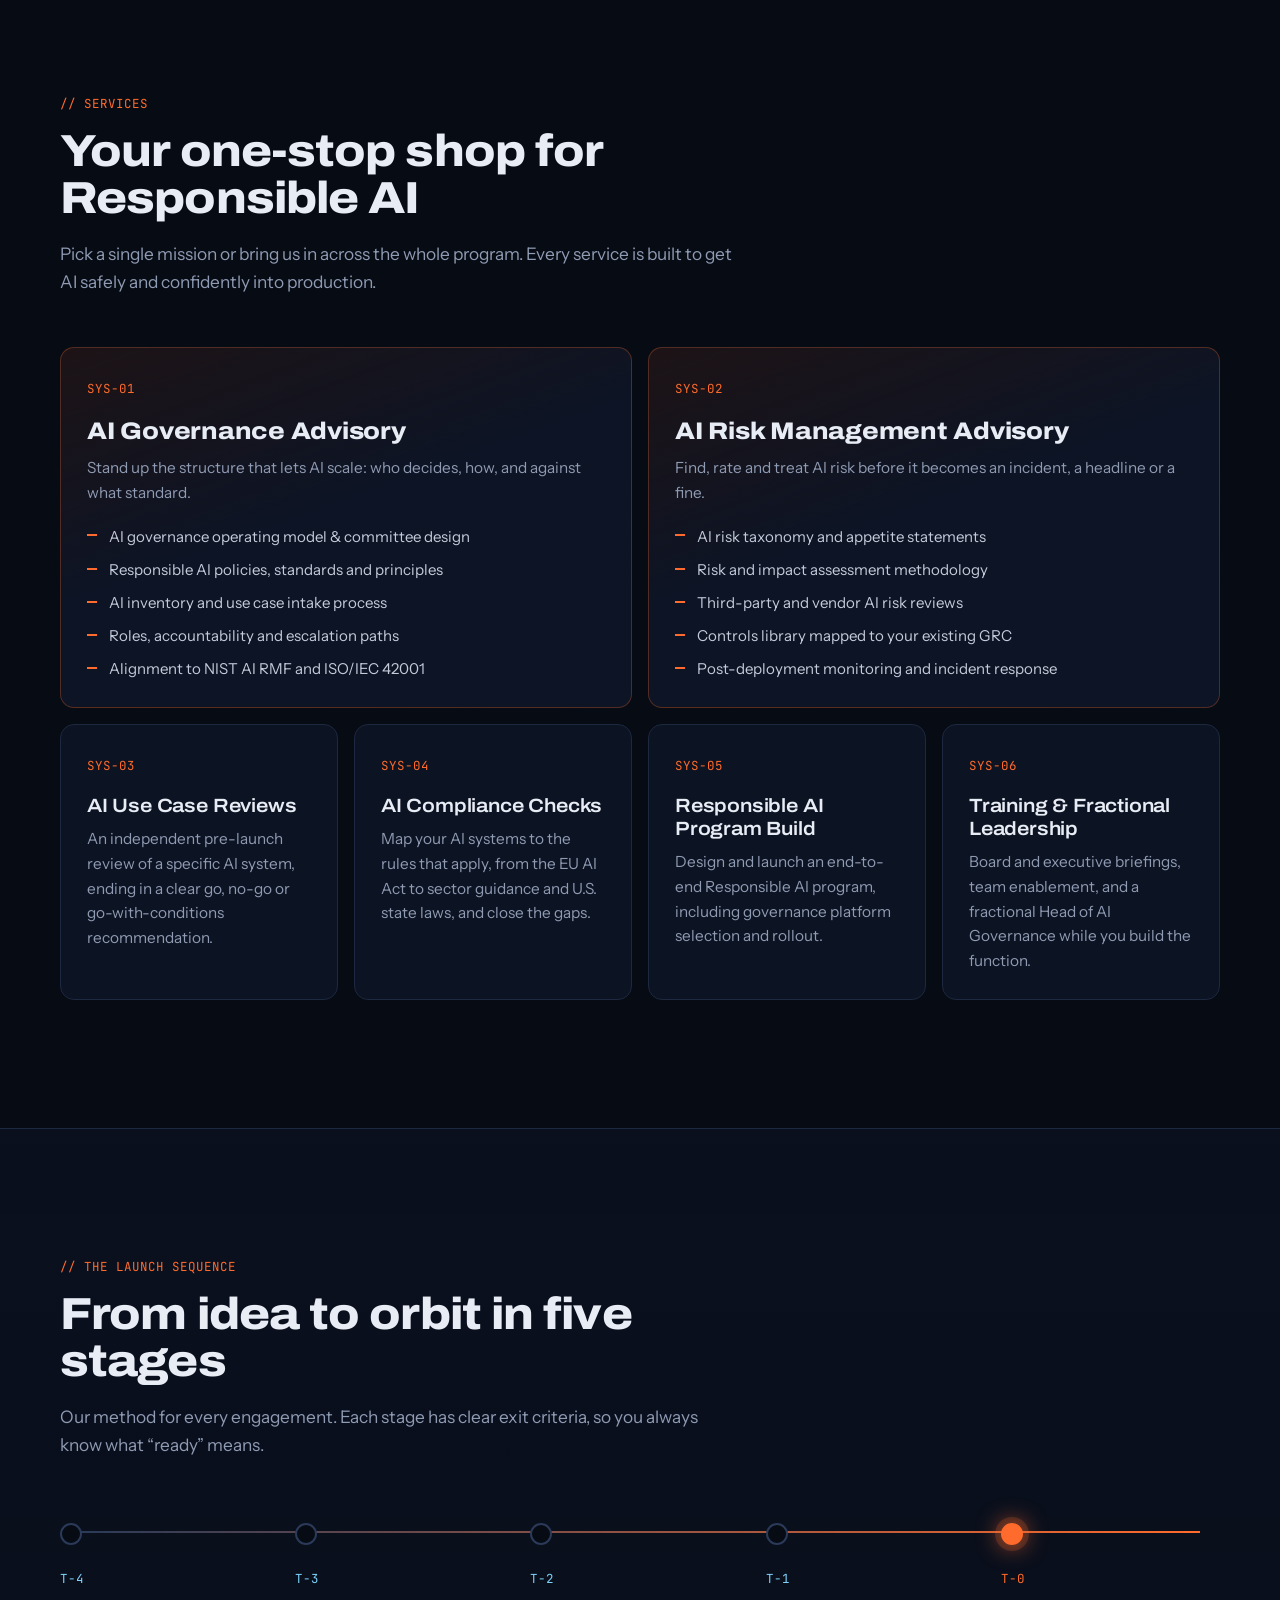
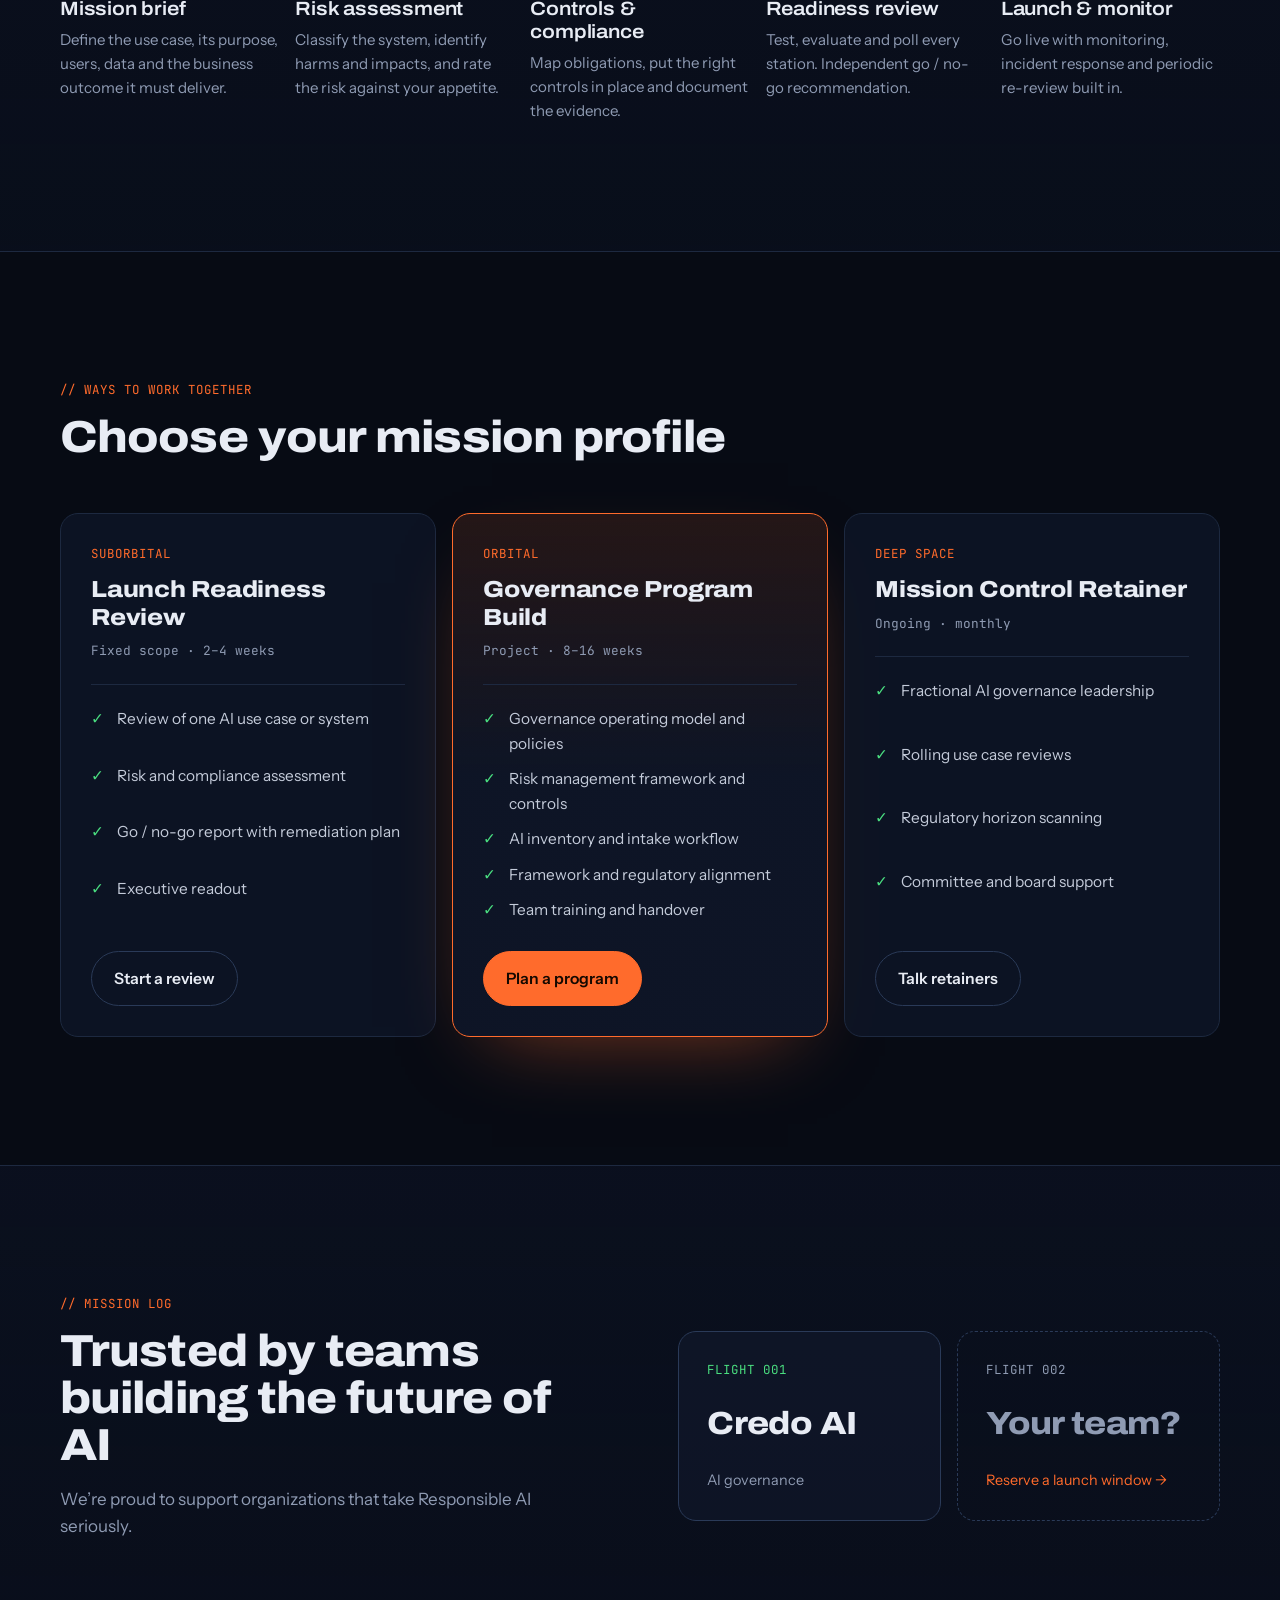
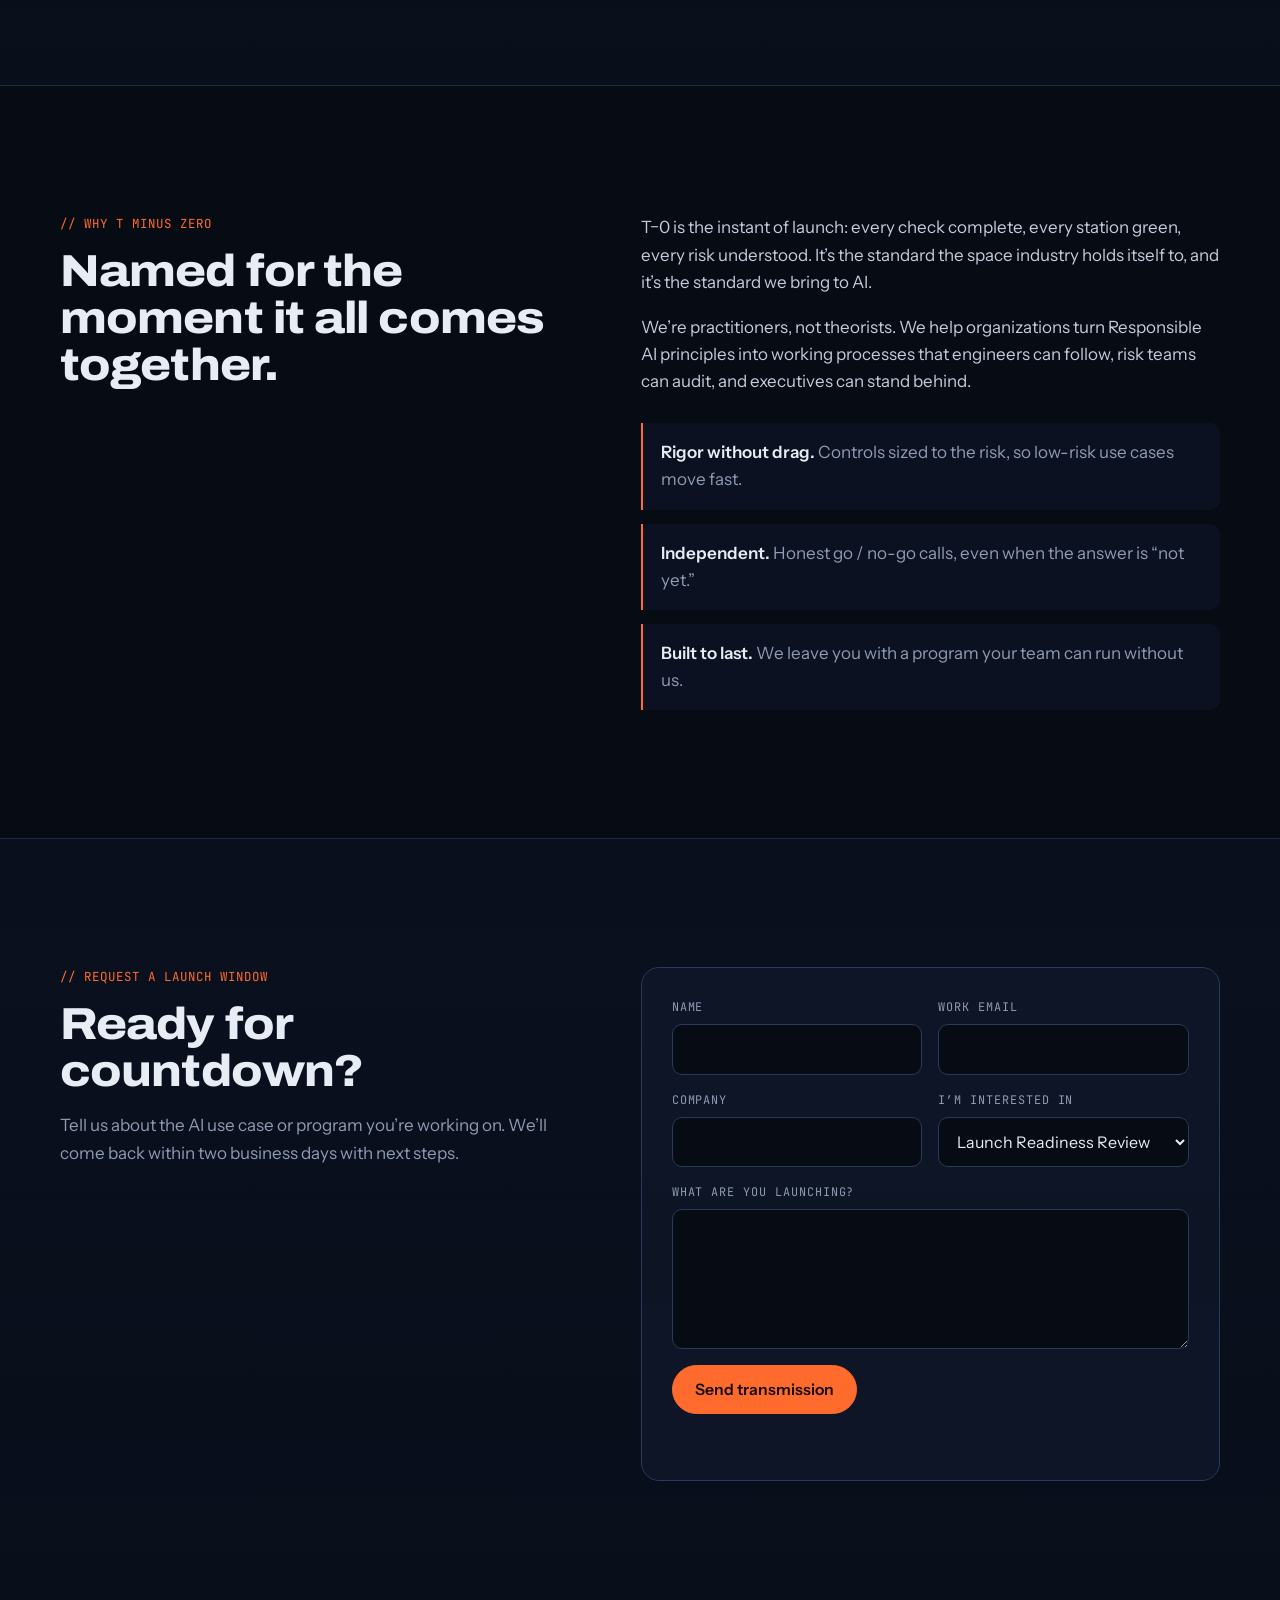
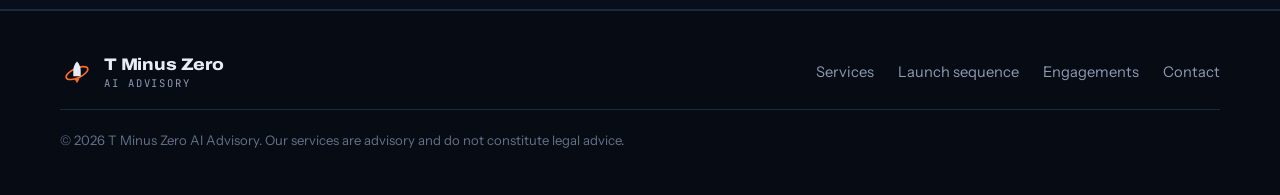
<file: tminuszero/index.html>
<!doctype html>
<html lang="en">
<head>
  <meta charset="utf-8">
  <meta name="viewport" content="width=device-width, initial-scale=1">
  <title>T Minus Zero AI Advisory | Responsible AI, Ready for Launch</title>
  <meta name="description" content="T Minus Zero AI Advisory helps organizations take AI use cases from concept to launch with governance, risk management, use case reviews and compliance checks. Your one-stop shop for Responsible AI.">
  <meta property="og:title" content="T Minus Zero AI Advisory | Responsible AI, Ready for Launch">
  <meta property="og:description" content="AI governance, risk management, use case reviews and compliance checks. Every AI use case, ready for launch.">
  <meta property="og:type" content="website">
  <link rel="icon" href="favicon.svg" type="image/svg+xml">
  <link rel="preconnect" href="https://fonts.googleapis.com">
  <link rel="preconnect" href="https://fonts.gstatic.com" crossorigin>
  <link href="https://fonts.googleapis.com/css2?family=Archivo:wdth,wght@112,600;112,800&family=Instrument+Sans:wght@400;500;600&family=JetBrains+Mono:wght@400;500&display=swap" rel="stylesheet">
  <link rel="stylesheet" href="styles.css">
  <script type="application/ld+json">
  {
    "@context": "https://schema.org",
    "@type": "ProfessionalService",
    "name": "T Minus Zero AI Advisory",
    "description": "AI governance advisory, AI risk management, AI use case reviews and compliance checks.",
    "serviceType": ["AI Governance Advisory", "AI Risk Management", "AI Use Case Review", "AI Compliance Assessment", "Responsible AI Program Design"]
  }
  </script>
</head>
<body>
  <canvas id="stars" aria-hidden="true"></canvas>

  <header class="nav">
    <a class="brand" href="#top" aria-label="T Minus Zero AI Advisory, home">
      <svg viewBox="0 0 64 64" aria-hidden="true"><ellipse cx="32" cy="34" rx="22" ry="9" fill="none" stroke="currentColor" stroke-width="3" transform="rotate(-24 32 34)" class="orbit"/><path d="M32 12c5 5 7 11 7 18v10H25V30c0-7 2-13 7-18z" fill="currentColor"/><path d="M27 44h10l-5 9z" class="flame"/></svg>
      <span class="brand-name">T Minus Zero<small>AI Advisory</small></span>
    </a>
    <button class="burger" aria-label="Toggle menu" aria-expanded="false" aria-controls="menu"><i></i><i></i><i></i></button>
    <nav id="menu">
      <a href="#services">Services</a>
      <a href="#sequence">Launch sequence</a>
      <a href="#engagements">Engagements</a>
      <a href="#about">About</a>
      <a class="btn btn-sm" href="#contact">Request a readiness review</a>
    </nav>
  </header>

  <main id="top">
    <!-- HERO -->
    <section class="hero">
      <div class="wrap hero-grid">
        <div>
          <p class="eyebrow"><span class="dot"></span> Responsible AI advisory</p>
          <h1>Every AI use case,<br><em>ready for launch.</em></h1>
          <p class="lede">No rocket leaves the pad without a go from every station. T Minus Zero brings that same discipline to AI: governance, risk management, use case reviews and compliance checks, all in one place, so your teams can ship AI with confidence.</p>
          <div class="cta-row">
            <a class="btn" href="#contact">Book a launch readiness review</a>
            <a class="btn btn-ghost" href="#services">Explore services</a>
          </div>
        </div>

        <aside class="console" aria-label="Launch readiness status">
          <div class="console-head">
            <span>MISSION&nbsp;CONTROL</span>
            <span class="live"><i></i> LIVE</span>
          </div>
          <div class="clock" aria-live="off"><span>T&minus;</span><b id="clock">00:00:10</b></div>
          <ul class="polls" id="polls">
            <li><span>Use case scoped</span><b>GO</b></li>
            <li><span>Governance owner assigned</span><b>GO</b></li>
            <li><span>Risk assessment complete</span><b>GO</b></li>
            <li><span>Regulatory obligations mapped</span><b>GO</b></li>
            <li><span>Testing &amp; evaluation signed off</span><b>GO</b></li>
            <li><span>Monitoring plan in place</span><b>GO</b></li>
          </ul>
          <p class="console-foot" id="console-foot">Polling stations&hellip;</p>
        </aside>
      </div>
    </section>

    <!-- FRAMEWORKS STRIP -->
    <section class="strip" aria-label="Frameworks we align to">
      <div class="wrap strip-inner">
        <span class="strip-label">Aligned to</span>
        <ul>
          <li>NIST AI RMF</li>
          <li>ISO/IEC 42001</li>
          <li>EU AI Act</li>
          <li>OECD AI Principles</li>
          <li>U.S. state AI laws</li>
          <li>Sector regulators</li>
        </ul>
      </div>
    </section>

    <!-- PROBLEM -->
    <section class="section">
      <div class="wrap split">
        <div>
          <p class="kicker">// The challenge</p>
          <h2>Most AI doesn&rsquo;t fail on the pad. It never gets cleared to launch.</h2>
        </div>
        <div class="prose">
          <p>Teams build promising pilots, then stall. Legal is unsure what applies. Risk can&rsquo;t see what&rsquo;s been tested. Nobody owns the decision to go live. Meanwhile, regulation keeps moving and customers ask harder questions.</p>
          <p>We fix that by giving AI programs what aerospace has had for decades: clear readiness criteria, independent reviews, and a single go/no-go call that everyone trusts.</p>
          <ul class="stats">
            <li><b>1</b><span>partner for governance, risk and compliance</span></li>
            <li><b>5</b><span>stage launch sequence, from idea to orbit</span></li>
            <li><b>0</b><span>surprises when the regulator or customer asks</span></li>
          </ul>
        </div>
      </div>
    </section>

    <!-- SERVICES -->
    <section class="section" id="services">
      <div class="wrap">
        <div class="section-head">
          <p class="kicker">// Services</p>
          <h2>Your one-stop shop for Responsible AI</h2>
          <p>Pick a single mission or bring us in across the whole program. Every service is built to get AI safely and confidently into production.</p>
        </div>

        <div class="services">
          <article class="card card-feature">
            <span class="code">SYS-01</span>
            <h3>AI Governance Advisory</h3>
            <p>Stand up the structure that lets AI scale: who decides, how, and against what standard.</p>
            <ul>
              <li>AI governance operating model &amp; committee design</li>
              <li>Responsible AI policies, standards and principles</li>
              <li>AI inventory and use case intake process</li>
              <li>Roles, accountability and escalation paths</li>
              <li>Alignment to NIST AI RMF and ISO/IEC 42001</li>
            </ul>
          </article>

          <article class="card card-feature">
            <span class="code">SYS-02</span>
            <h3>AI Risk Management Advisory</h3>
            <p>Find, rate and treat AI risk before it becomes an incident, a headline or a fine.</p>
            <ul>
              <li>AI risk taxonomy and appetite statements</li>
              <li>Risk and impact assessment methodology</li>
              <li>Third-party and vendor AI risk reviews</li>
              <li>Controls library mapped to your existing GRC</li>
              <li>Post-deployment monitoring and incident response</li>
            </ul>
          </article>

          <article class="card">
            <span class="code">SYS-03</span>
            <h3>AI Use Case Reviews</h3>
            <p>An independent pre-launch review of a specific AI system, ending in a clear go, no-go or go-with-conditions recommendation.</p>
          </article>

          <article class="card">
            <span class="code">SYS-04</span>
            <h3>AI Compliance Checks</h3>
            <p>Map your AI systems to the rules that apply, from the EU AI Act to sector guidance and U.S. state laws, and close the gaps.</p>
          </article>

          <article class="card">
            <span class="code">SYS-05</span>
            <h3>Responsible AI Program Build</h3>
            <p>Design and launch an end-to-end Responsible AI program, including governance platform selection and rollout.</p>
          </article>

          <article class="card">
            <span class="code">SYS-06</span>
            <h3>Training &amp; Fractional Leadership</h3>
            <p>Board and executive briefings, team enablement, and a fractional Head of AI Governance while you build the function.</p>
          </article>
        </div>
      </div>
    </section>

    <!-- LAUNCH SEQUENCE -->
    <section class="section section-alt" id="sequence">
      <div class="wrap">
        <div class="section-head">
          <p class="kicker">// The launch sequence</p>
          <h2>From idea to orbit in five stages</h2>
          <p>Our method for every engagement. Each stage has clear exit criteria, so you always know what &ldquo;ready&rdquo; means.</p>
        </div>

        <ol class="sequence">
          <li>
            <span class="t">T&minus;4</span>
            <h3>Mission brief</h3>
            <p>Define the use case, its purpose, users, data and the business outcome it must deliver.</p>
          </li>
          <li>
            <span class="t">T&minus;3</span>
            <h3>Risk assessment</h3>
            <p>Classify the system, identify harms and impacts, and rate the risk against your appetite.</p>
          </li>
          <li>
            <span class="t">T&minus;2</span>
            <h3>Controls &amp; compliance</h3>
            <p>Map obligations, put the right controls in place and document the evidence.</p>
          </li>
          <li>
            <span class="t">T&minus;1</span>
            <h3>Readiness review</h3>
            <p>Test, evaluate and poll every station. Independent go / no-go recommendation.</p>
          </li>
          <li class="zero">
            <span class="t">T&minus;0</span>
            <h3>Launch &amp; monitor</h3>
            <p>Go live with monitoring, incident response and periodic re-review built in.</p>
          </li>
        </ol>
      </div>
    </section>

    <!-- ENGAGEMENTS -->
    <section class="section" id="engagements">
      <div class="wrap">
        <div class="section-head">
          <p class="kicker">// Ways to work together</p>
          <h2>Choose your mission profile</h2>
        </div>

        <div class="tiers">
          <article class="tier">
            <p class="tier-tag">Suborbital</p>
            <h3>Launch Readiness Review</h3>
            <p class="tier-sub">Fixed scope &middot; 2&ndash;4 weeks</p>
            <ul>
              <li>Review of one AI use case or system</li>
              <li>Risk and compliance assessment</li>
              <li>Go / no-go report with remediation plan</li>
              <li>Executive readout</li>
            </ul>
            <a class="btn btn-ghost" href="#contact" data-topic="Launch Readiness Review">Start a review</a>
          </article>

          <article class="tier tier-hot">
            <p class="tier-tag">Orbital</p>
            <h3>Governance Program Build</h3>
            <p class="tier-sub">Project &middot; 8&ndash;16 weeks</p>
            <ul>
              <li>Governance operating model and policies</li>
              <li>Risk management framework and controls</li>
              <li>AI inventory and intake workflow</li>
              <li>Framework and regulatory alignment</li>
              <li>Team training and handover</li>
            </ul>
            <a class="btn" href="#contact" data-topic="Governance Program Build">Plan a program</a>
          </article>

          <article class="tier">
            <p class="tier-tag">Deep space</p>
            <h3>Mission Control Retainer</h3>
            <p class="tier-sub">Ongoing &middot; monthly</p>
            <ul>
              <li>Fractional AI governance leadership</li>
              <li>Rolling use case reviews</li>
              <li>Regulatory horizon scanning</li>
              <li>Committee and board support</li>
            </ul>
            <a class="btn btn-ghost" href="#contact" data-topic="Mission Control Retainer">Talk retainers</a>
          </article>
        </div>
      </div>
    </section>

    <!-- CLIENTS -->
    <section class="section section-alt" id="clients">
      <div class="wrap clients">
        <div>
          <p class="kicker">// Mission log</p>
          <h2>Trusted by teams building the future of AI</h2>
          <p class="muted">We&rsquo;re proud to support organizations that take Responsible AI seriously.</p>
        </div>
        <ul class="logos">
          <li class="logo-card">
            <span class="logo-flight">Flight 001</span>
            <span class="logo-name">Credo AI</span>
            <span class="logo-note">AI governance</span>
          </li>
          <li class="logo-card logo-open">
            <span class="logo-flight">Flight 002</span>
            <span class="logo-name">Your team?</span>
            <a class="logo-note" href="#contact">Reserve a launch window &rarr;</a>
          </li>
        </ul>
      </div>
    </section>

    <!-- ABOUT -->
    <section class="section" id="about">
      <div class="wrap split">
        <div>
          <p class="kicker">// Why T Minus Zero</p>
          <h2>Named for the moment it all comes together.</h2>
        </div>
        <div class="prose">
          <p>T&minus;0 is the instant of launch: every check complete, every station green, every risk understood. It&rsquo;s the standard the space industry holds itself to, and it&rsquo;s the standard we bring to AI.</p>
          <p>We&rsquo;re practitioners, not theorists. We help organizations turn Responsible AI principles into working processes that engineers can follow, risk teams can audit, and executives can stand behind.</p>
          <ul class="values">
            <li><b>Rigor without drag.</b> Controls sized to the risk, so low-risk use cases move fast.</li>
            <li><b>Independent.</b> Honest go / no-go calls, even when the answer is &ldquo;not yet.&rdquo;</li>
            <li><b>Built to last.</b> We leave you with a program your team can run without us.</li>
          </ul>
        </div>
      </div>
    </section>

    <!-- CONTACT -->
    <section class="section section-alt" id="contact">
      <div class="wrap split">
        <div>
          <p class="kicker">// Request a launch window</p>
          <h2>Ready for countdown?</h2>
          <p class="muted">Tell us about the AI use case or program you&rsquo;re working on. We&rsquo;ll come back within two business days with next steps.</p>
        </div>
        <!-- Set data-endpoint to a form service URL (e.g. https://formspree.io/f/xxxx or https://formsubmit.co/ajax/you@yourdomain.com) to receive messages. -->
        <form class="form" id="contact-form" data-endpoint="">
          <div class="row">
            <label>Name<input name="name" autocomplete="name" required></label>
            <label>Work email<input name="email" type="email" autocomplete="email" required></label>
          </div>
          <div class="row">
            <label>Company<input name="company" autocomplete="organization"></label>
            <label>I&rsquo;m interested in
              <select name="topic" id="topic">
                <option>Launch Readiness Review</option>
                <option>Governance Program Build</option>
                <option>Mission Control Retainer</option>
                <option>AI Risk Management</option>
                <option>AI Compliance Check</option>
                <option>Something else</option>
              </select>
            </label>
          </div>
          <label>What are you launching?<textarea name="message" rows="5" required></textarea></label>
          <button class="btn" type="submit">Send transmission</button>
          <p class="form-status" role="status" aria-live="polite"></p>
        </form>
      </div>
    </section>
  </main>

  <footer class="footer">
    <div class="wrap footer-inner">
      <a class="brand" href="#top">
        <svg viewBox="0 0 64 64" aria-hidden="true"><ellipse cx="32" cy="34" rx="22" ry="9" fill="none" stroke="currentColor" stroke-width="3" transform="rotate(-24 32 34)" class="orbit"/><path d="M32 12c5 5 7 11 7 18v10H25V30c0-7 2-13 7-18z" fill="currentColor"/><path d="M27 44h10l-5 9z" class="flame"/></svg>
        <span class="brand-name">T Minus Zero<small>AI Advisory</small></span>
      </a>
      <nav>
        <a href="#services">Services</a>
        <a href="#sequence">Launch sequence</a>
        <a href="#engagements">Engagements</a>
        <a href="#contact">Contact</a>
      </nav>
      <p class="fine">&copy; <span id="year">2026</span> T Minus Zero AI Advisory. Our services are advisory and do not constitute legal advice.</p>
    </div>
  </footer>

  <script src="script.js"></script>
</body>
</html>
</file>
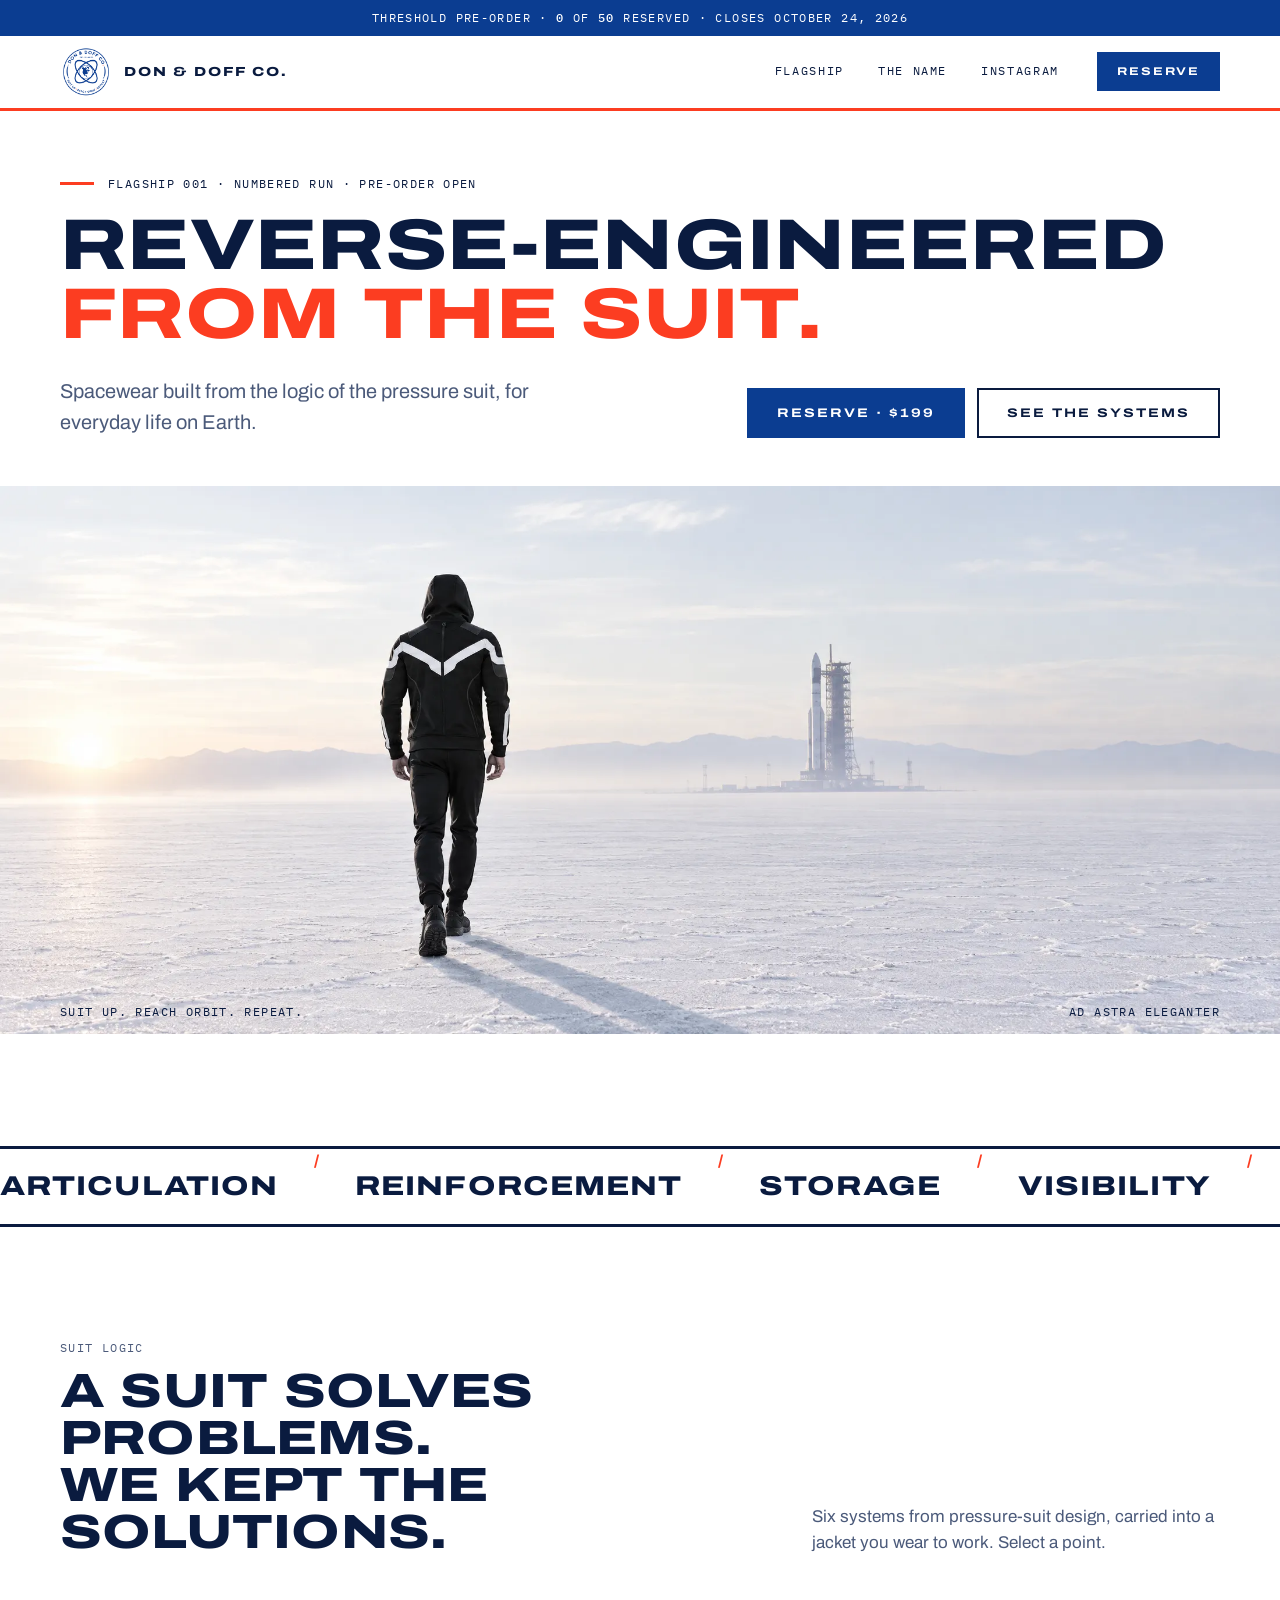
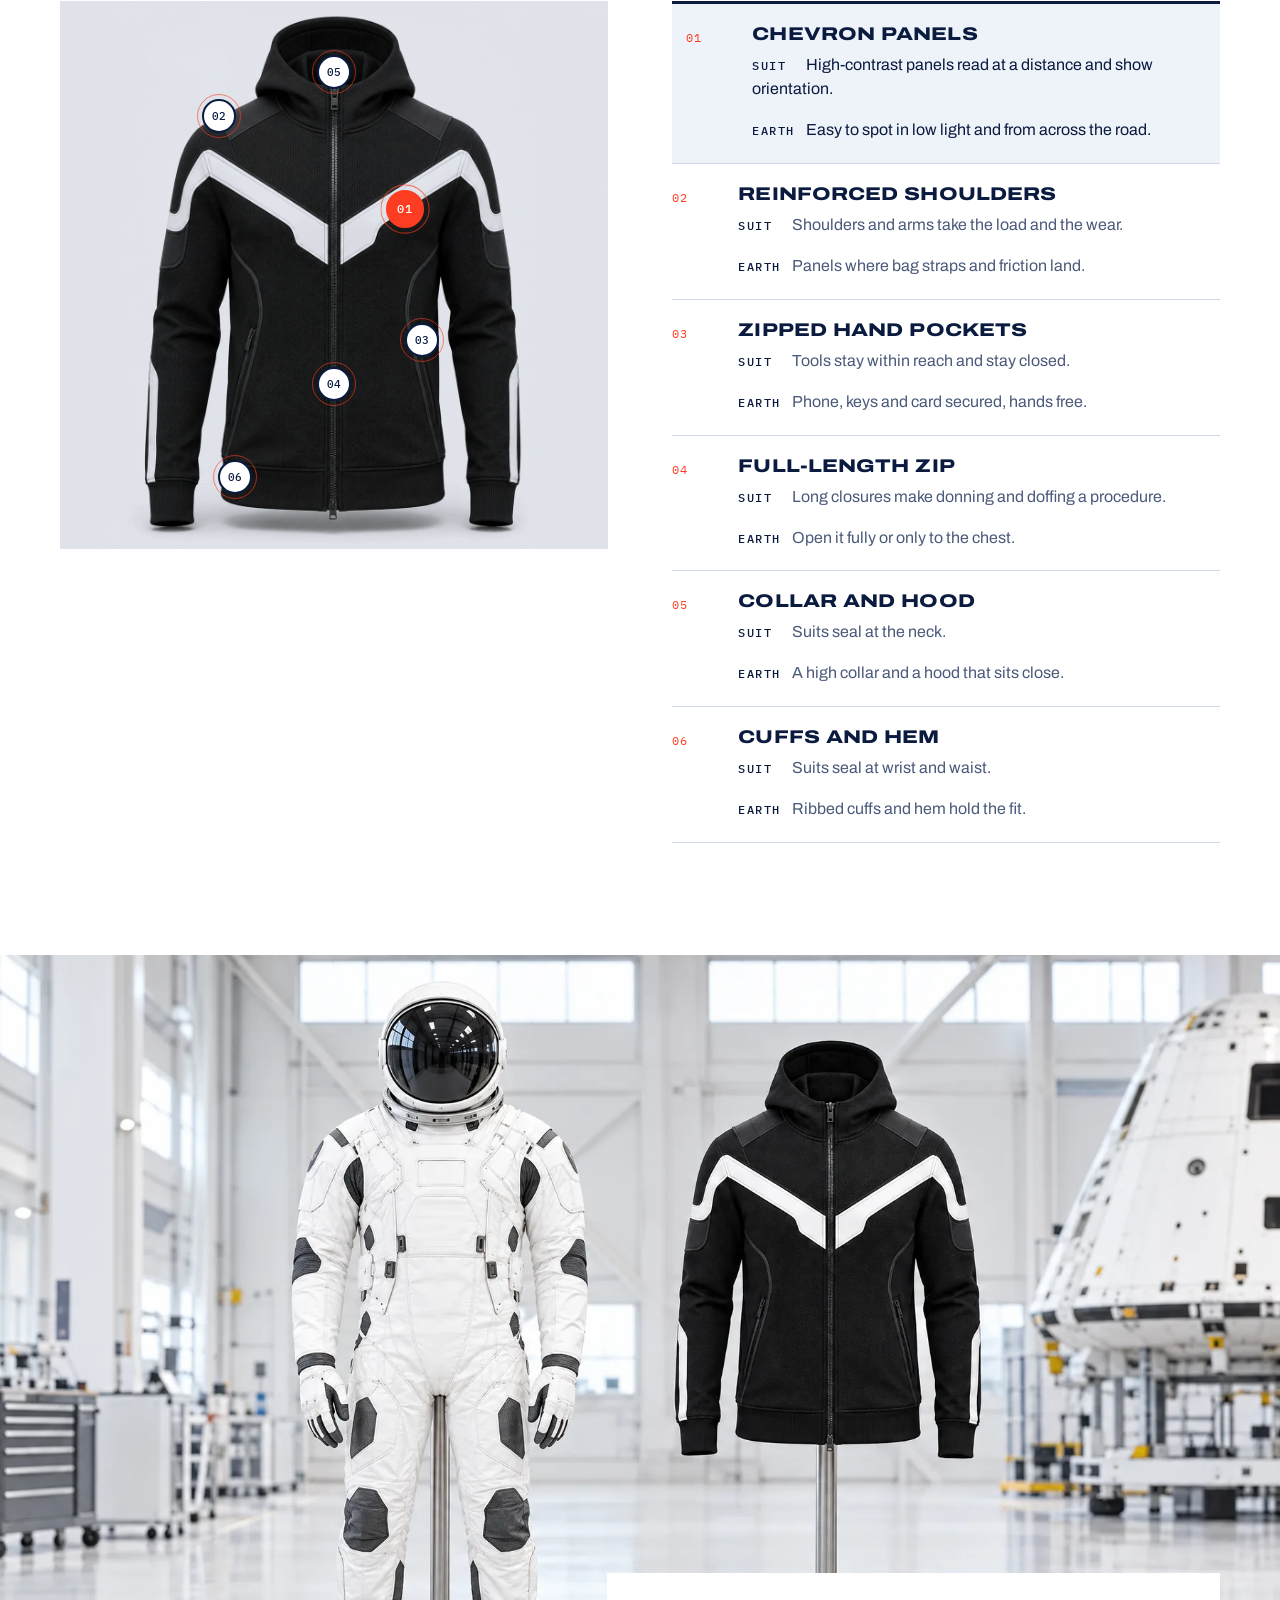
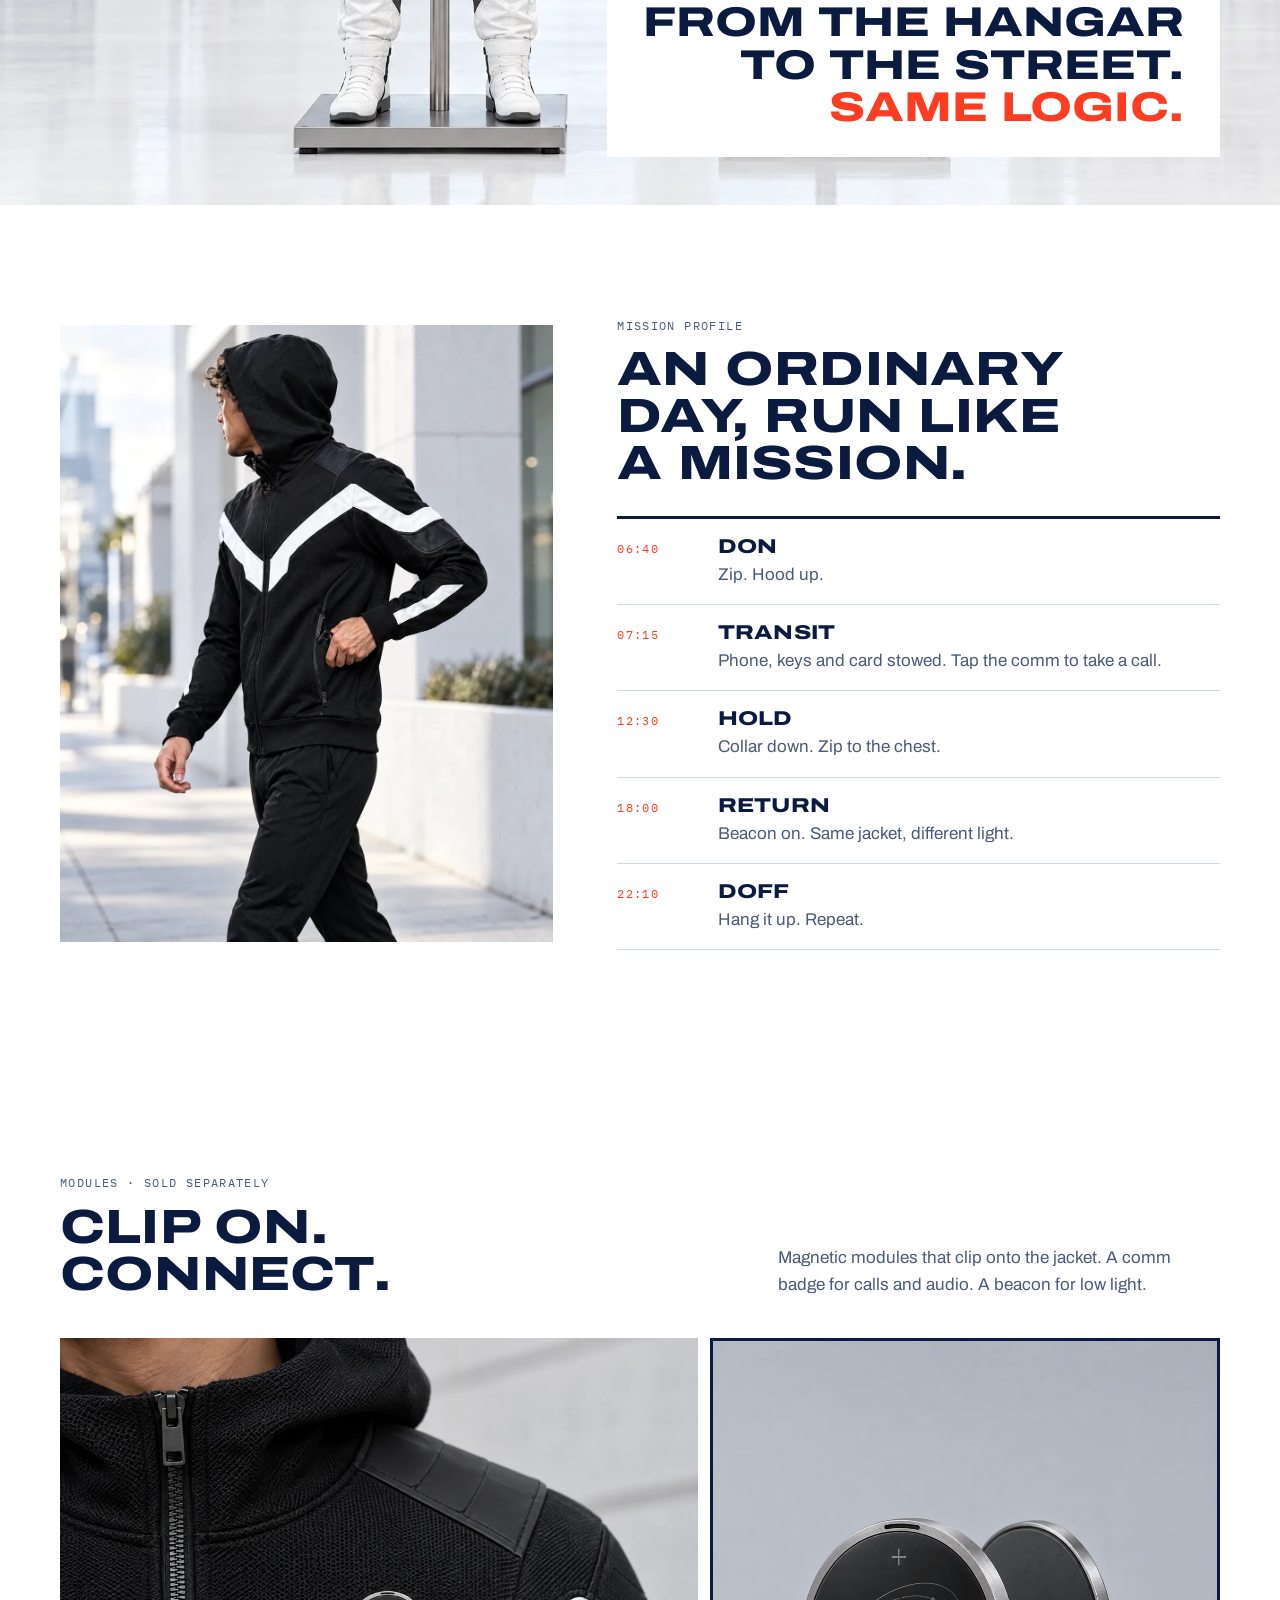
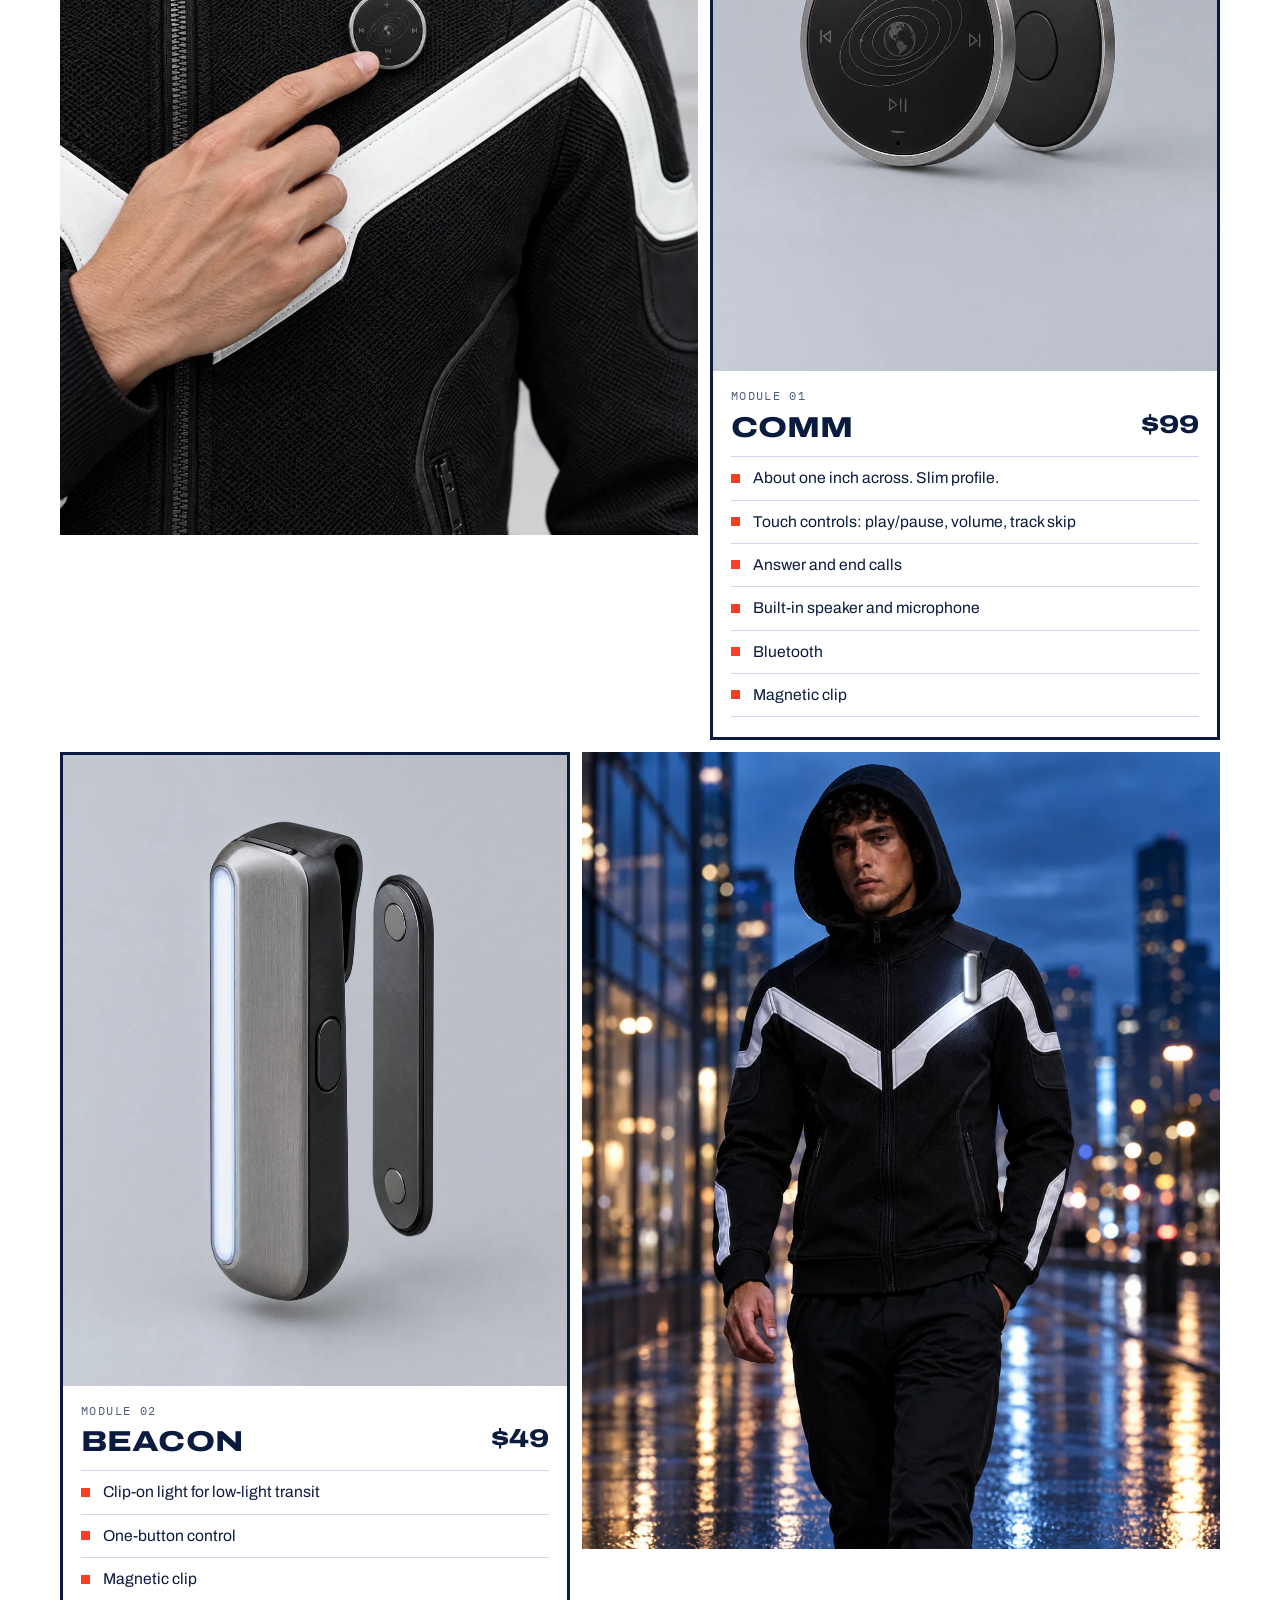
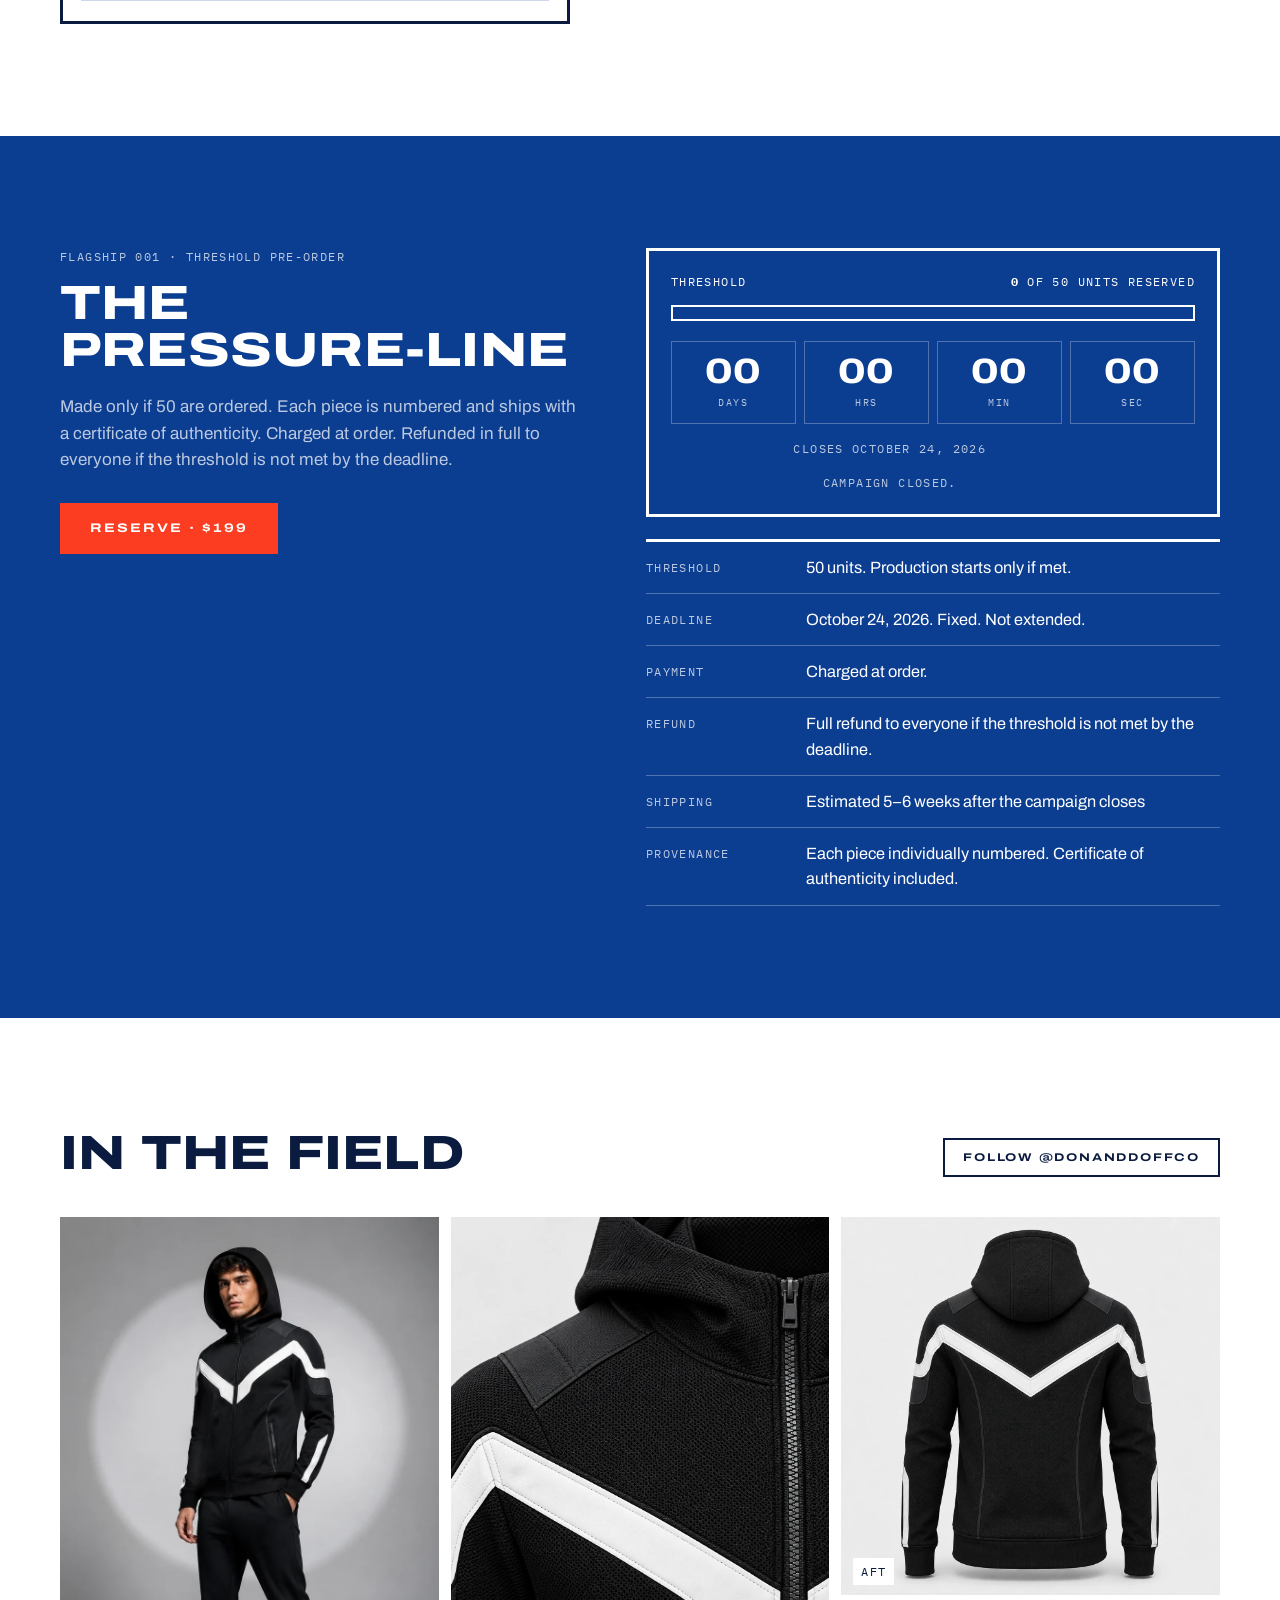
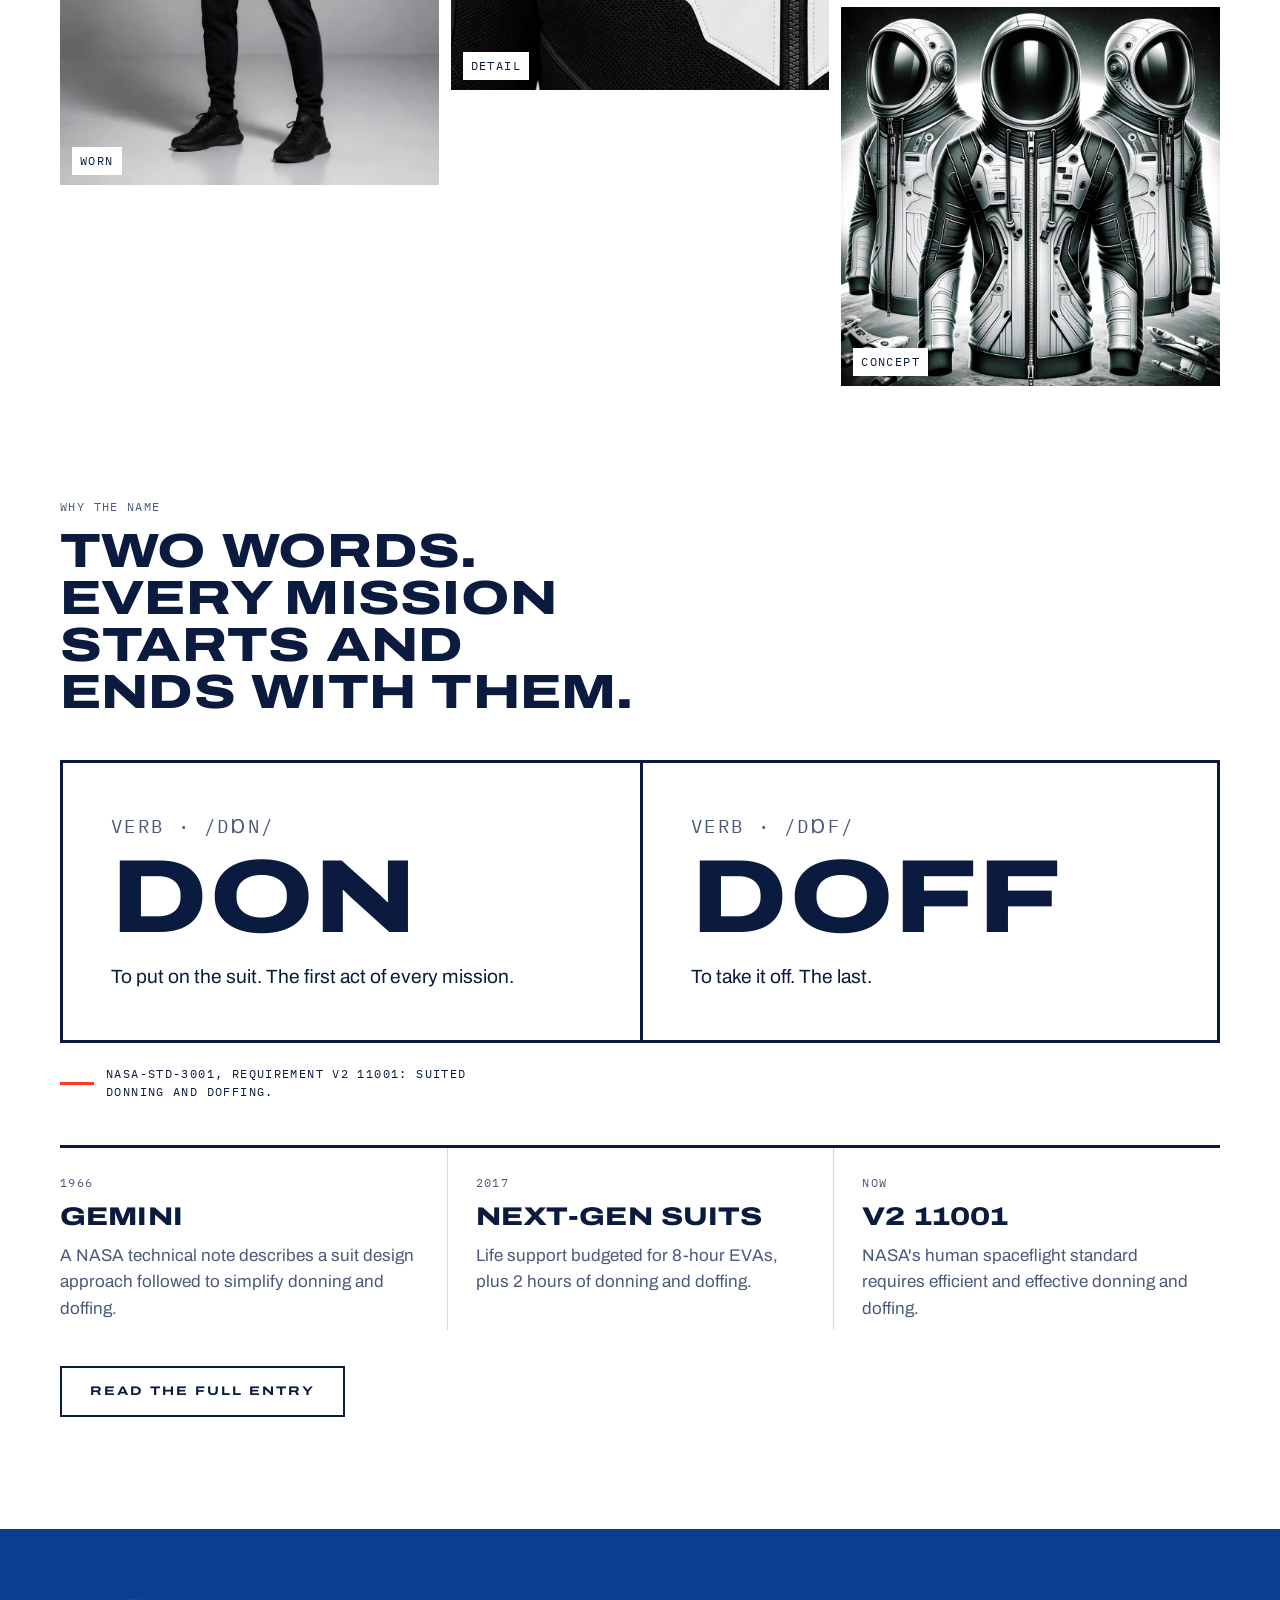
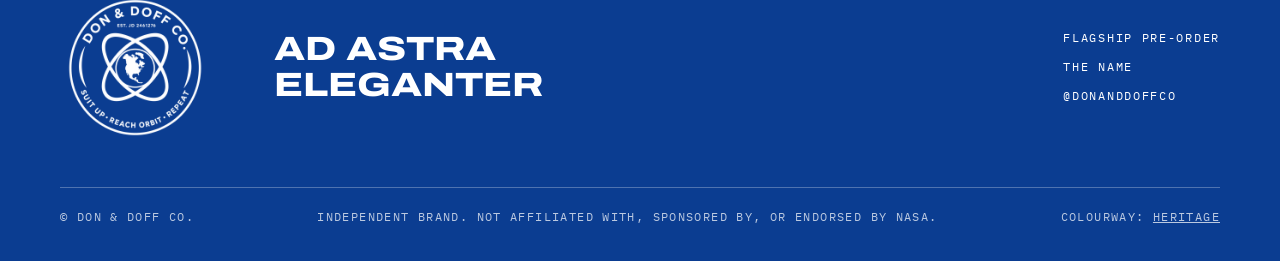
<file: donanddoff/agency/index.html>
<!doctype html>
<html lang="en" data-brand="agency">
<head>
<meta charset="utf-8">
<meta name="viewport" content="width=device-width,initial-scale=1">
<title>Don & Doff Co. — Spacewear</title>
<meta name="description" content="Spacewear built around donning and doffing. Suit up. Reach orbit. Repeat.">
<meta name="theme-color" content="#0b3d91">
<link rel="icon" href="../favicon.png" type="image/png">
<link rel="preconnect" href="https://fonts.googleapis.com"><link rel="preconnect" href="https://fonts.gstatic.com" crossorigin><link href="https://fonts.googleapis.com/css2?family=Archivo:wdth,wght@62..125,100..900&family=IBM+Plex+Mono:wght@400;500&display=swap" rel="stylesheet">
<link rel="stylesheet" href="../styles.css">
</head>
<body>
<header class="top">
<div class="strip mono">Threshold pre-order · <b data-bind="reserved">0</b> of <b data-bind="threshold">50</b> reserved · Closes <span data-bind="ends"></span></div>
<div class="bar"><div class="wrap">
  <a class="brand" href="index.html" aria-label="Don &amp; Doff Co. home"><img src="../images/logo-agency.webp" alt=""><span>Don &amp; Doff Co.</span></a>
  <nav aria-label="Primary"><a href="product.html">Flagship</a><a href="about.html">The name</a><a class="opt" data-bind="ig" data-keep href="https://instagram.com/donanddoffco" rel="noopener">Instagram</a></nav>
  <a class="btn sm" href="product.html">Reserve</a>
</div></div>
</header>
<main>

<section class="hero2"><div class="wrap">
  <p class="mono eyebrow">Flagship 001 · Numbered run · Pre-order open</p>
  <h1>Reverse-engineered<br><em>from the suit.</em></h1>
  <div class="hero-row">
    <p class="lead">Spacewear built from the logic of the pressure suit, for everyday life on Earth.</p>
    <div class="cta"><a class="btn" href="product.html">Reserve · $199</a><a class="btn line" href="#suit-logic">See the systems</a></div>
  </div>
</div>
<figure class="bleed"><img src="../images/hero-salt.webp" alt="A person in the black and white Pressure-Line jacket walking across a white salt flat at dawn toward a rocket on its launch pad"><figcaption class="mono wrap"><span>Suit up. Reach orbit. Repeat.</span><span>Ad astra eleganter</span></figcaption></figure>
</section>

<div class="ticker" aria-hidden="true"><div class="track">
  <span>Articulation</span><i>/</i><span>Reinforcement</span><i>/</i><span>Storage</span><i>/</i><span>Visibility</span><i>/</i><span>Closure</span><i>/</i><span>Articulation</span><i>/</i><span>Reinforcement</span><i>/</i><span>Storage</span><i>/</i><span>Visibility</span><i>/</i><span>Closure</span><i>/</i><span>Articulation</span><i>/</i><span>Reinforcement</span><i>/</i><span>Storage</span><i>/</i><span>Visibility</span><i>/</i><span>Closure</span><i>/</i><span>Articulation</span><i>/</i><span>Reinforcement</span><i>/</i><span>Storage</span><i>/</i><span>Visibility</span><i>/</i><span>Closure</span><i>/</i><span>Articulation</span><i>/</i><span>Reinforcement</span><i>/</i><span>Storage</span><i>/</i><span>Visibility</span><i>/</i><span>Closure</span><i>/</i>
</div></div>

<section id="suit-logic"><div class="wrap">
  <div class="head-row"><div><p class="mono mute">Suit logic</p><h2 style="margin-top:12px;max-width:11em">A suit solves problems. We kept the solutions.</h2></div>
  <p class="mute" style="max-width:24em">Six systems from pressure-suit design, carried into a jacket you wear to work. Select a point.</p></div>
  <div class="anat">
  <div class="anat-img"><img src="../images/pl-front.webp" alt="Front of the Pressure-Line jacket with numbered callouts"><button type="button" class="pin" data-i="0" style="left:63%;top:38%" aria-label="Chevron panels">01</button><button type="button" class="pin" data-i="1" style="left:29%;top:21%" aria-label="Reinforced shoulders">02</button><button type="button" class="pin" data-i="2" style="left:66%;top:62%" aria-label="Zipped hand pockets">03</button><button type="button" class="pin" data-i="3" style="left:50%;top:70%" aria-label="Full-length zip">04</button><button type="button" class="pin" data-i="4" style="left:50%;top:13%" aria-label="Collar and hood">05</button><button type="button" class="pin" data-i="5" style="left:32%;top:87%" aria-label="Cuffs and hem">06</button></div>
  <ol class="anat-list"><li data-i="0" tabindex="0"><span class="n mono">01</span><div><h3>Chevron panels</h3><p><b class="mono">Suit</b> High-contrast panels read at a distance and show orientation.</p><p><b class="mono">Earth</b> Easy to spot in low light and from across the road.</p></div></li><li data-i="1" tabindex="0"><span class="n mono">02</span><div><h3>Reinforced shoulders</h3><p><b class="mono">Suit</b> Shoulders and arms take the load and the wear.</p><p><b class="mono">Earth</b> Panels where bag straps and friction land.</p></div></li><li data-i="2" tabindex="0"><span class="n mono">03</span><div><h3>Zipped hand pockets</h3><p><b class="mono">Suit</b> Tools stay within reach and stay closed.</p><p><b class="mono">Earth</b> Phone, keys and card secured, hands free.</p></div></li><li data-i="3" tabindex="0"><span class="n mono">04</span><div><h3>Full-length zip</h3><p><b class="mono">Suit</b> Long closures make donning and doffing a procedure.</p><p><b class="mono">Earth</b> Open it fully or only to the chest.</p></div></li><li data-i="4" tabindex="0"><span class="n mono">05</span><div><h3>Collar and hood</h3><p><b class="mono">Suit</b> Suits seal at the neck.</p><p><b class="mono">Earth</b> A high collar and a hood that sits close.</p></div></li><li data-i="5" tabindex="0"><span class="n mono">06</span><div><h3>Cuffs and hem</h3><p><b class="mono">Suit</b> Suits seal at wrist and waist.</p><p><b class="mono">Earth</b> Ribbed cuffs and hem hold the fit.</p></div></li></ol>
</div>
</div></section>

<section class="split"><figure class="bleed tall"><img src="../images/hangar.webp" alt="A white pressure suit and the Pressure-Line jacket on matching stands in an aerospace hangar" style="object-position:50% 40%"></figure>
<div class="wrap"><p class="pull2">From the hangar<br>to the street.<br><em>Same logic.</em></p></div></section>

<section><div class="wrap day">
  <figure class="stage2"><img src="../images/street.webp" alt="A person in the Pressure-Line jacket sliding a phone into the zip pocket on a bright city street" loading="lazy"></figure>
  <div>
    <p class="mono mute">Mission profile</p>
    <h2 style="margin:12px 0 28px">An ordinary day, run like a mission.</h2>
    <ol class="log">
      <li><span class="mono">06:40</span><div><h3>Don</h3><p>Zip. Hood up.</p></div></li>
      <li><span class="mono">07:15</span><div><h3>Transit</h3><p>Phone, keys and card stowed. Tap the comm to take a call.</p></div></li>
      <li><span class="mono">12:30</span><div><h3>Hold</h3><p>Collar down. Zip to the chest.</p></div></li>
      <li><span class="mono">18:00</span><div><h3>Return</h3><p>Beacon on. Same jacket, different light.</p></div></li>
      <li><span class="mono">22:10</span><div><h3>Doff</h3><p>Hang it up. Repeat.</p></div></li>
    </ol>
  </div>
</div></section>

<section class="mods"><div class="wrap">
  <div class="head-row"><div><p class="mono mute">Modules · Sold separately</p><h2 style="margin-top:12px;max-width:12em">Clip on. Connect.</h2></div>
  <p class="mute" style="max-width:26em">Magnetic modules that clip onto the jacket. A comm badge for calls and audio. A beacon for low light.</p></div>
  <div class="mod-row">
    <figure class="mod-shot"><video src="../images/comm-tap.mp4" poster="../images/module-worn.webp" autoplay muted loop playsinline aria-label="A finger tapping the inch-wide comm badge clipped to the chest of the Pressure-Line jacket"></video></figure>
    <article class="mod"><figure><img src="../images/module-comm.webp" alt="Slim one-inch comm badge with titanium rim, engraved orbit rings and touch controls, beside its magnetic backplate" loading="lazy"></figure>
      <div class="mod-head"><div><p class="mono mute">Module 01</p><h3>Comm</h3></div><p class="mod-price">$99</p></div>
      <ul><li>About one inch across. Slim profile.</li><li>Touch controls: play/pause, volume, track skip</li><li>Answer and end calls</li><li>Built-in speaker and microphone</li><li>Bluetooth</li><li>Magnetic clip</li></ul></article>
  </div>
  <div class="mod-row flip">
    <figure class="mod-shot"><img src="../images/module-beacon-worn.webp" alt="The beacon glowing on the chest of the Pressure-Line jacket on a city street at dusk" loading="lazy"></figure>
    <article class="mod"><figure><img src="../images/module-beacon.webp" alt="Slim clip-on light module with a white LED edge and a magnetic backplate" loading="lazy"></figure>
      <div class="mod-head"><div><p class="mono mute">Module 02</p><h3>Beacon</h3></div><p class="mod-price">$49</p></div>
      <ul><li>Clip-on light for low-light transit</li><li>One-button control</li><li>Magnetic clip</li></ul></article>
  </div>
</div></section>

<section class="on-band"><div class="wrap campaign">
  <div>
    <p class="mono">Flagship 001 · Threshold pre-order</p>
    <h2>The Pressure-Line</h2>
    <p>Made only if 50 are ordered. Each piece is numbered and ships with a certificate of authenticity. Charged at order. Refunded in full to everyone if the threshold is not met by the deadline.</p>
    <a class="btn" href="product.html">Reserve · $199</a>
  </div>
  <div><div class="gauge" aria-live="polite">
  <div class="row mono"><span>Threshold</span><span><b data-bind="reserved"></b> of <span data-bind="threshold"></span> units reserved</span></div>
  <div class="bar-track" role="progressbar" aria-valuemin="0" aria-valuemax="100" aria-label="Progress toward production threshold"><span></span></div>
  <div class="count" data-countdown aria-label="Time remaining"><div><b>--</b><span>Days</span></div><div><b>--</b><span>Hrs</span></div><div><b>--</b><span>Min</span></div><div><b>--</b><span>Sec</span></div></div>
  <p class="foot mono">Closes <span data-bind="ends"></span></p>
  <p class="foot mono" data-closed hidden>Campaign closed.</p>
</div><dl class="terms">
  <div><dt>Threshold</dt><dd><span data-bind="threshold"></span> units. Production starts only if met.</dd></div>
  <div><dt>Deadline</dt><dd><span data-bind="ends"></span>. Fixed. Not extended.</dd></div>
  <div><dt>Payment</dt><dd>Charged at order.</dd></div>
  <div><dt>Refund</dt><dd>Full refund to everyone if the threshold is not met by the deadline.</dd></div>
  <div><dt>Shipping</dt><dd data-bind="ship"></dd></div>
  <div><dt>Provenance</dt><dd>Each piece individually numbered. Certificate of authenticity included.</dd></div>
</dl></div>
</div></section>

<section><div class="wrap">
  <div class="head-row"><h2>In the field</h2><a class="btn line sm" data-bind="ig" data-keep href="https://instagram.com/donanddoffco" rel="noopener">Follow @donanddoffco</a></div>
  <div class="look">
    <figure class="a"><img src="../images/pl-model.webp" alt="Model in the black and white zip hoodie with black joggers" loading="lazy"><figcaption class="mono">Worn</figcaption></figure>
    <figure class="b"><img src="../images/detail.webp" alt="Close-up of the white chevron panel, reinforced shoulder and zip" loading="lazy" style="object-position:50% 30%"><figcaption class="mono">Detail</figcaption></figure>
    <figure class="c"><img src="../images/pl-back.webp" alt="Back of the jacket with a white chevron across the shoulders" loading="lazy"><figcaption class="mono">Aft</figcaption></figure>
    <figure class="d"><img src="../images/trio.webp" alt="Concept: three visor hoodies" loading="lazy"><figcaption class="mono">Concept</figcaption></figure>
  </div>
</div></section>

<section style="padding-top:0"><div class="wrap">
  <p class="mono mute">Why the name</p>
  <h2 style="margin-top:12px;max-width:14em">Two words. Every mission starts and ends with them.</h2>
  <div class="defs">
    <div><p class="mono ipa">verb · /dɒn/</p><h3>Don</h3><p>To put on the suit. The first act of every mission.</p></div>
    <div><p class="mono ipa">verb · /dɒf/</p><h3>Doff</h3><p>To take it off. The last.</p></div>
  </div>
  <p class="src mono">NASA-STD-3001, requirement V2 11001: Suited Donning and Doffing.</p>
  <div class="steps">
    <div><p class="mono">1966</p><h3>Gemini</h3><p>A NASA technical note describes a suit design approach followed to simplify donning and doffing.</p></div>
    <div><p class="mono">2017</p><h3>Next-gen suits</h3><p>Life support budgeted for 8-hour EVAs, plus 2 hours of donning and doffing.</p></div>
    <div><p class="mono">Now</p><h3>V2 11001</h3><p>NASA's human spaceflight standard requires efficient and effective donning and doffing.</p></div>
  </div>
  <p style="margin-top:36px"><a class="btn line" href="about.html">Read the full entry</a></p>
</div></section>
</main>
<footer><div class="wrap">
  <div class="grid">
    <img src="../images/logo-white.webp" alt="Don &amp; Doff Co. crest">
    <p class="motto">Ad astra<br>eleganter</p>
    <div class="links"><a href="product.html">Flagship pre-order</a><a href="about.html">The name</a><a data-bind="ig" href="https://instagram.com/donanddoffco" rel="noopener">@donanddoffco</a></div>
  </div>
  <div class="fine mono"><span>&copy; Don &amp; Doff Co.</span><span>Independent brand. Not affiliated with, sponsored by, or endorsed by NASA.</span><span>Colourway: <a href="../index.html">Heritage</a></span></div>
</div></footer>
<script src="../script.js"></script>
</body>
</html>
</file>
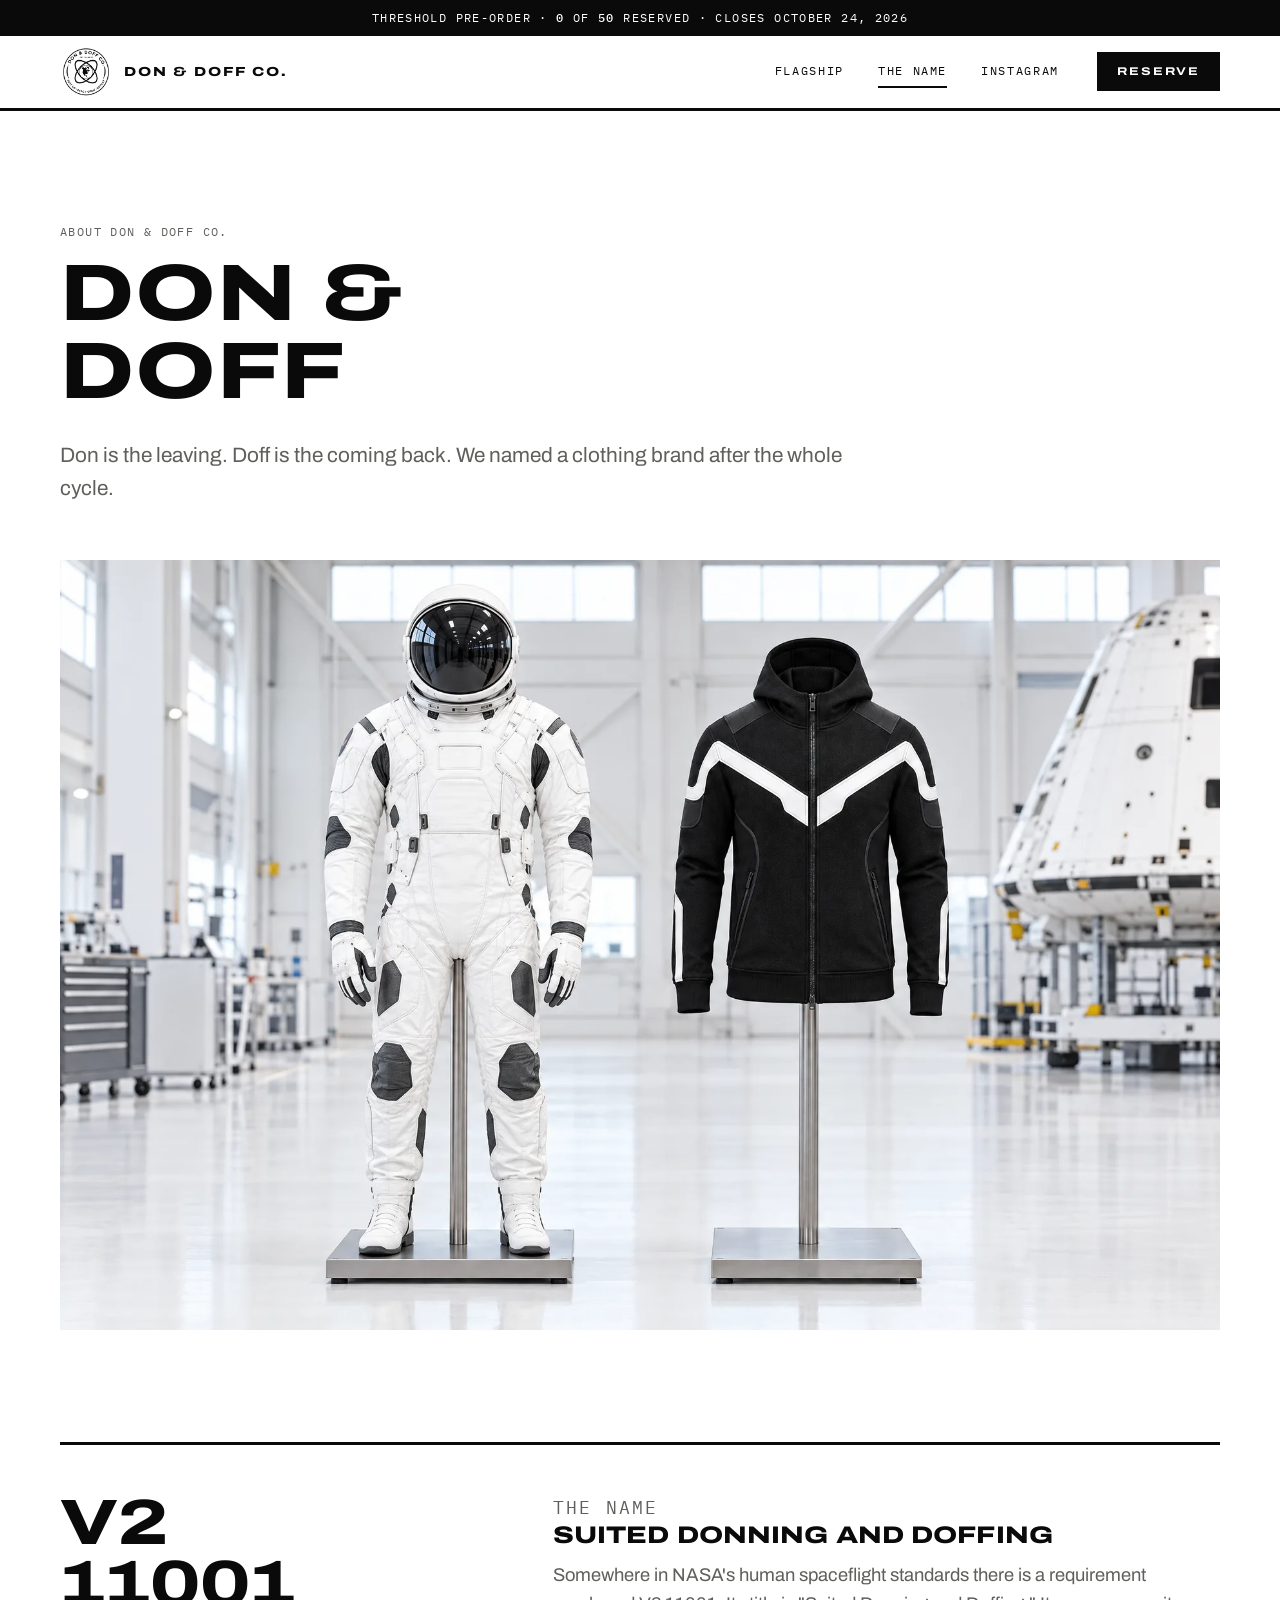
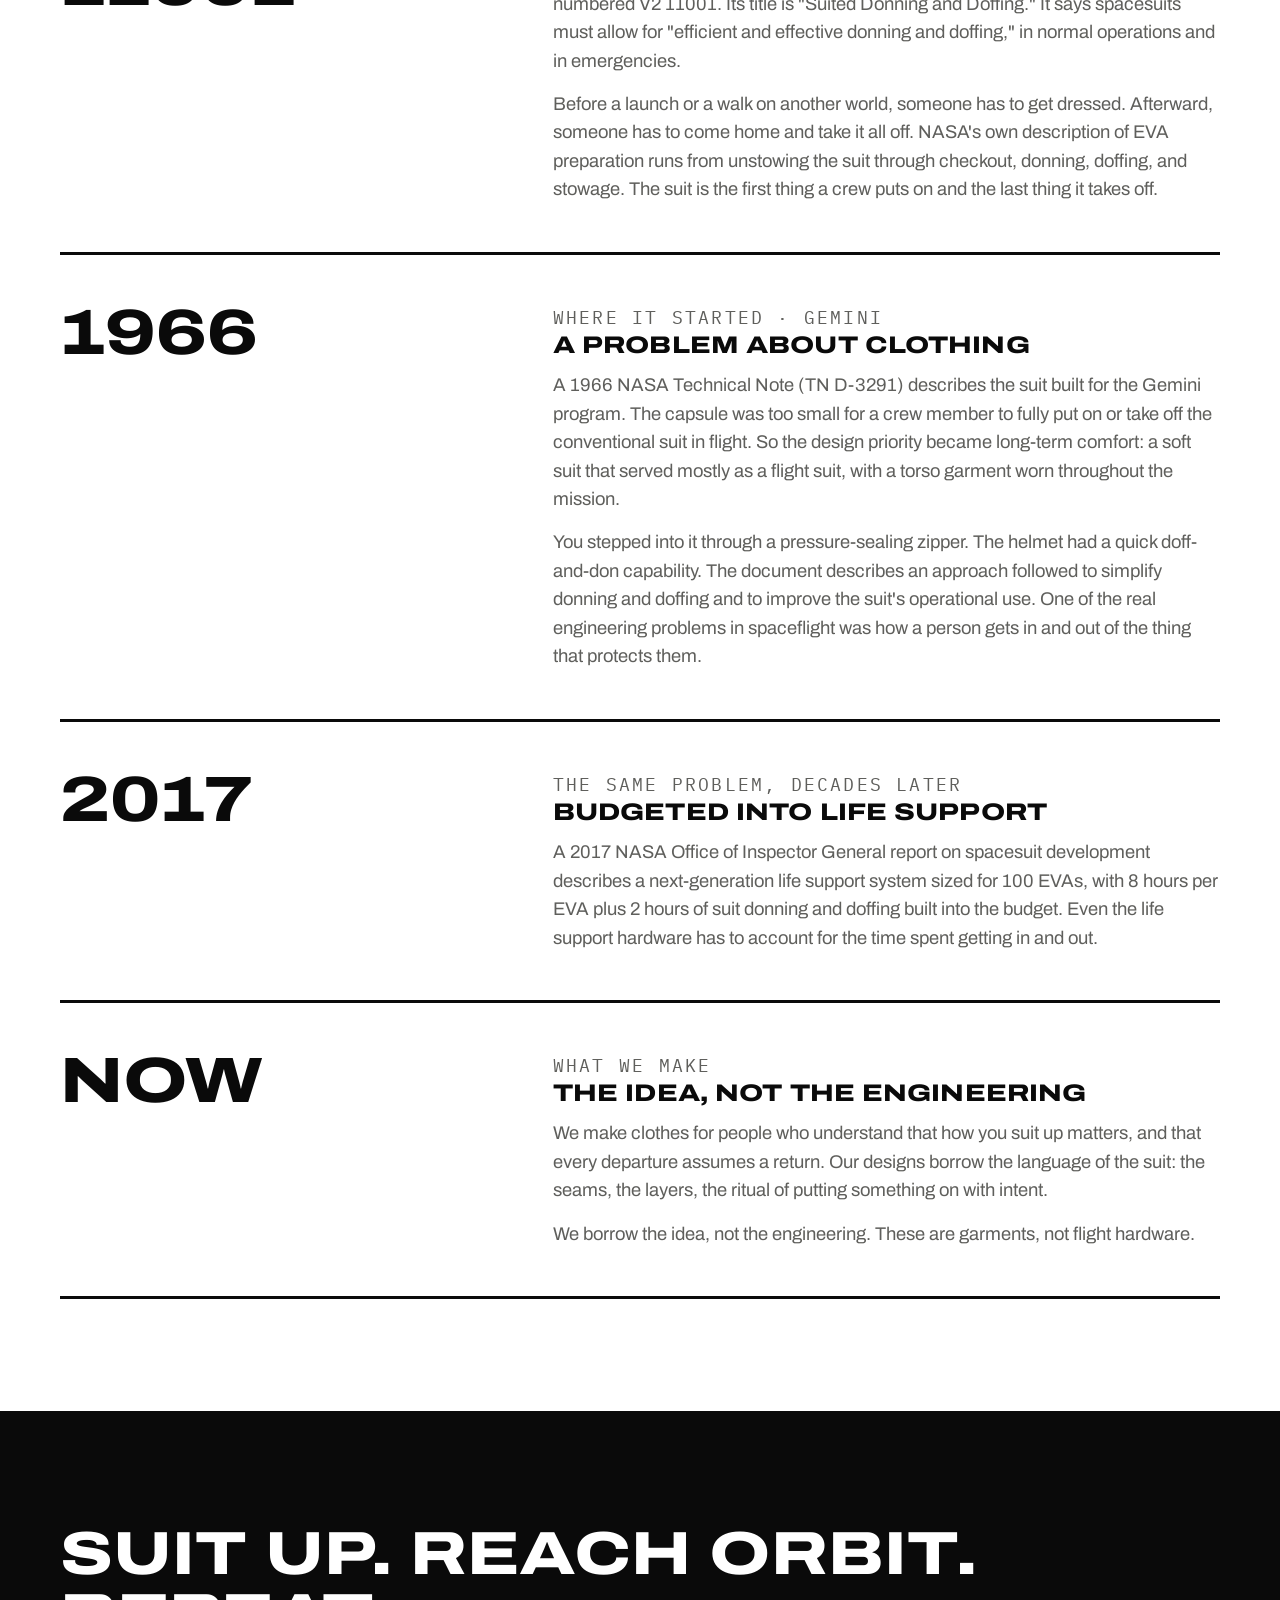
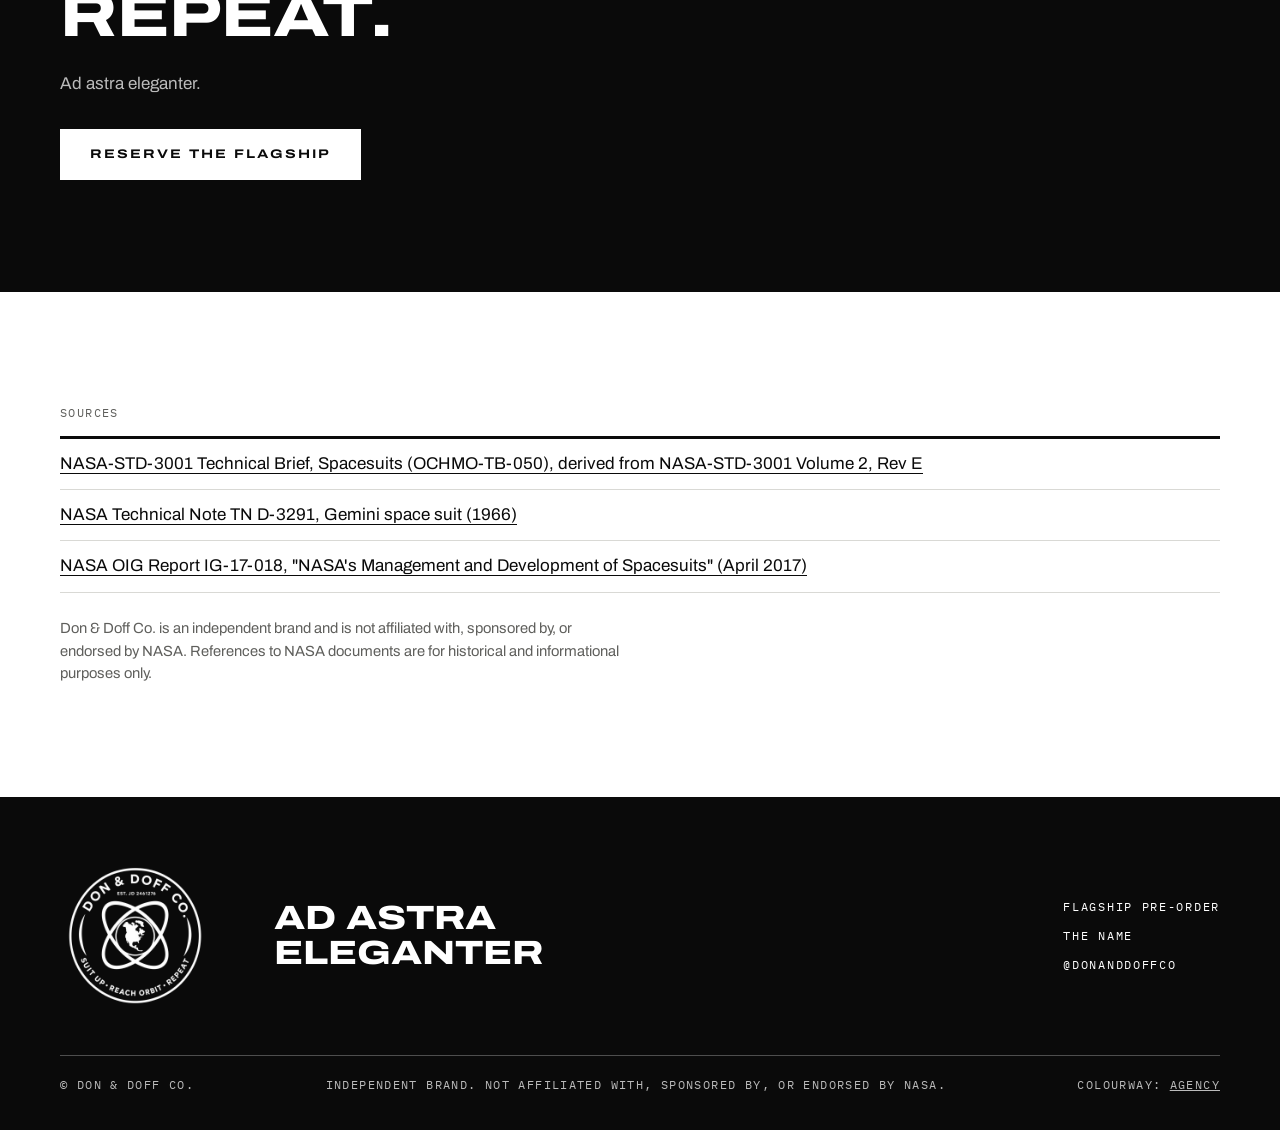
<file: donanddoff/about.html>
<!doctype html>
<html lang="en" data-brand="mono">
<head>
<meta charset="utf-8">
<meta name="viewport" content="width=device-width,initial-scale=1">
<title>The Name — Don & Doff Co.</title>
<meta name="description" content="Donning and doffing: the two bookends of every mission.">
<meta name="theme-color" content="#0a0a0a">
<link rel="icon" href="favicon.png" type="image/png">
<link rel="preconnect" href="https://fonts.googleapis.com"><link rel="preconnect" href="https://fonts.gstatic.com" crossorigin><link href="https://fonts.googleapis.com/css2?family=Archivo:wdth,wght@62..125,100..900&family=IBM+Plex+Mono:wght@400;500&display=swap" rel="stylesheet">
<link rel="stylesheet" href="styles.css">
</head>
<body>
<header class="top">
<div class="strip mono">Threshold pre-order · <b data-bind="reserved">0</b> of <b data-bind="threshold">50</b> reserved · Closes <span data-bind="ends"></span></div>
<div class="bar"><div class="wrap">
  <a class="brand" href="index.html" aria-label="Don &amp; Doff Co. home"><img src="images/logo-black.webp" alt=""><span>Don &amp; Doff Co.</span></a>
  <nav aria-label="Primary"><a href="product.html">Flagship</a><a href="about.html" aria-current="page">The name</a><a class="opt" data-bind="ig" data-keep href="https://instagram.com/donanddoffco" rel="noopener">Instagram</a></nav>
  <a class="btn sm" href="product.html">Reserve</a>
</div></div>
</header>
<main>

<section style="padding-bottom:clamp(32px,5vw,56px)"><div class="wrap">
  <p class="mono mute">About Don &amp; Doff Co.</p>
  <h1 style="margin-top:14px">Don &amp;<br>Doff</h1>
  <p style="margin-top:28px;font-size:1.3rem;color:var(--mute)">Don is the leaving. Doff is the coming back. We named a clothing brand after the whole cycle.</p>
</div></section>
<div class="wrap"><figure class="hero-img"><img src="images/hangar.webp" alt="A white pressure suit and the Pressure-Line jacket on matching stands in an aerospace hangar"></figure></div>
<section><div class="wrap">
  <div class="era"><p class="when">V2<br>11001</p><div><p class="mono mute">The name</p><h3>Suited Donning and Doffing</h3>
    <p>Somewhere in NASA's human spaceflight standards there is a requirement numbered V2 11001. Its title is "Suited Donning and Doffing." It says spacesuits must allow for "efficient and effective donning and doffing," in normal operations and in emergencies.</p>
    <p>Before a launch or a walk on another world, someone has to get dressed. Afterward, someone has to come home and take it all off. NASA's own description of EVA preparation runs from unstowing the suit through checkout, donning, doffing, and stowage. The suit is the first thing a crew puts on and the last thing it takes off.</p></div></div>
  <div class="era"><p class="when">1966</p><div><p class="mono mute">Where it started · Gemini</p><h3>A problem about clothing</h3>
    <p>A 1966 NASA Technical Note (TN D-3291) describes the suit built for the Gemini program. The capsule was too small for a crew member to fully put on or take off the conventional suit in flight. So the design priority became long-term comfort: a soft suit that served mostly as a flight suit, with a torso garment worn throughout the mission.</p>
    <p>You stepped into it through a pressure-sealing zipper. The helmet had a quick doff-and-don capability. The document describes an approach followed to simplify donning and doffing and to improve the suit's operational use. One of the real engineering problems in spaceflight was how a person gets in and out of the thing that protects them.</p></div></div>
  <div class="era"><p class="when">2017</p><div><p class="mono mute">The same problem, decades later</p><h3>Budgeted into life support</h3>
    <p>A 2017 NASA Office of Inspector General report on spacesuit development describes a next-generation life support system sized for 100 EVAs, with 8 hours per EVA plus 2 hours of suit donning and doffing built into the budget. Even the life support hardware has to account for the time spent getting in and out.</p></div></div>
  <div class="era" style="border-bottom:3px solid var(--ink)"><p class="when">Now</p><div><p class="mono mute">What we make</p><h3>The idea, not the engineering</h3>
    <p>We make clothes for people who understand that how you suit up matters, and that every departure assumes a return. Our designs borrow the language of the suit: the seams, the layers, the ritual of putting something on with intent.</p>
    <p>We borrow the idea, not the engineering. These are garments, not flight hardware.</p></div></div>
</div></section>
<section class="on-band"><div class="wrap">
  <p class="pull">Suit up. Reach orbit.<br><em>Repeat.</em></p>
  <p class="mute" style="margin-top:24px">Ad astra eleganter.</p>
  <p style="margin-top:32px"><a class="btn" href="product.html">Reserve the flagship</a></p>
</div></section>
<section><div class="wrap sources">
  <p class="mono mute">Sources</p>
  <ul>
    <li><a href="https://www.nasa.gov/wp-content/uploads/2025/09/ochmo-tb-050-spacesuits.pdf" rel="noopener">NASA-STD-3001 Technical Brief, Spacesuits (OCHMO-TB-050), derived from NASA-STD-3001 Volume 2, Rev E</a></li>
    <li><a href="https://ntrs.nasa.gov/api/citations/19660007653/downloads/19660007653.pdf" rel="noopener">NASA Technical Note TN D-3291, Gemini space suit (1966)</a></li>
    <li><a href="https://oig.nasa.gov/docs/IG-17-018.pdf" rel="noopener">NASA OIG Report IG-17-018, "NASA's Management and Development of Spacesuits" (April 2017)</a></li>
  </ul>
  <p class="mute disclaimer">Don &amp; Doff Co. is an independent brand and is not affiliated with, sponsored by, or endorsed by NASA. References to NASA documents are for historical and informational purposes only.</p>
</div></section>
</main>
<footer><div class="wrap">
  <div class="grid">
    <img src="images/logo-white.webp" alt="Don &amp; Doff Co. crest">
    <p class="motto">Ad astra<br>eleganter</p>
    <div class="links"><a href="product.html">Flagship pre-order</a><a href="about.html">The name</a><a data-bind="ig" href="https://instagram.com/donanddoffco" rel="noopener">@donanddoffco</a></div>
  </div>
  <div class="fine mono"><span>&copy; Don &amp; Doff Co.</span><span>Independent brand. Not affiliated with, sponsored by, or endorsed by NASA.</span><span>Colourway: <a href="agency/index.html">Agency</a></span></div>
</div></footer>
<script src="script.js"></script>
</body>
</html>
</file>
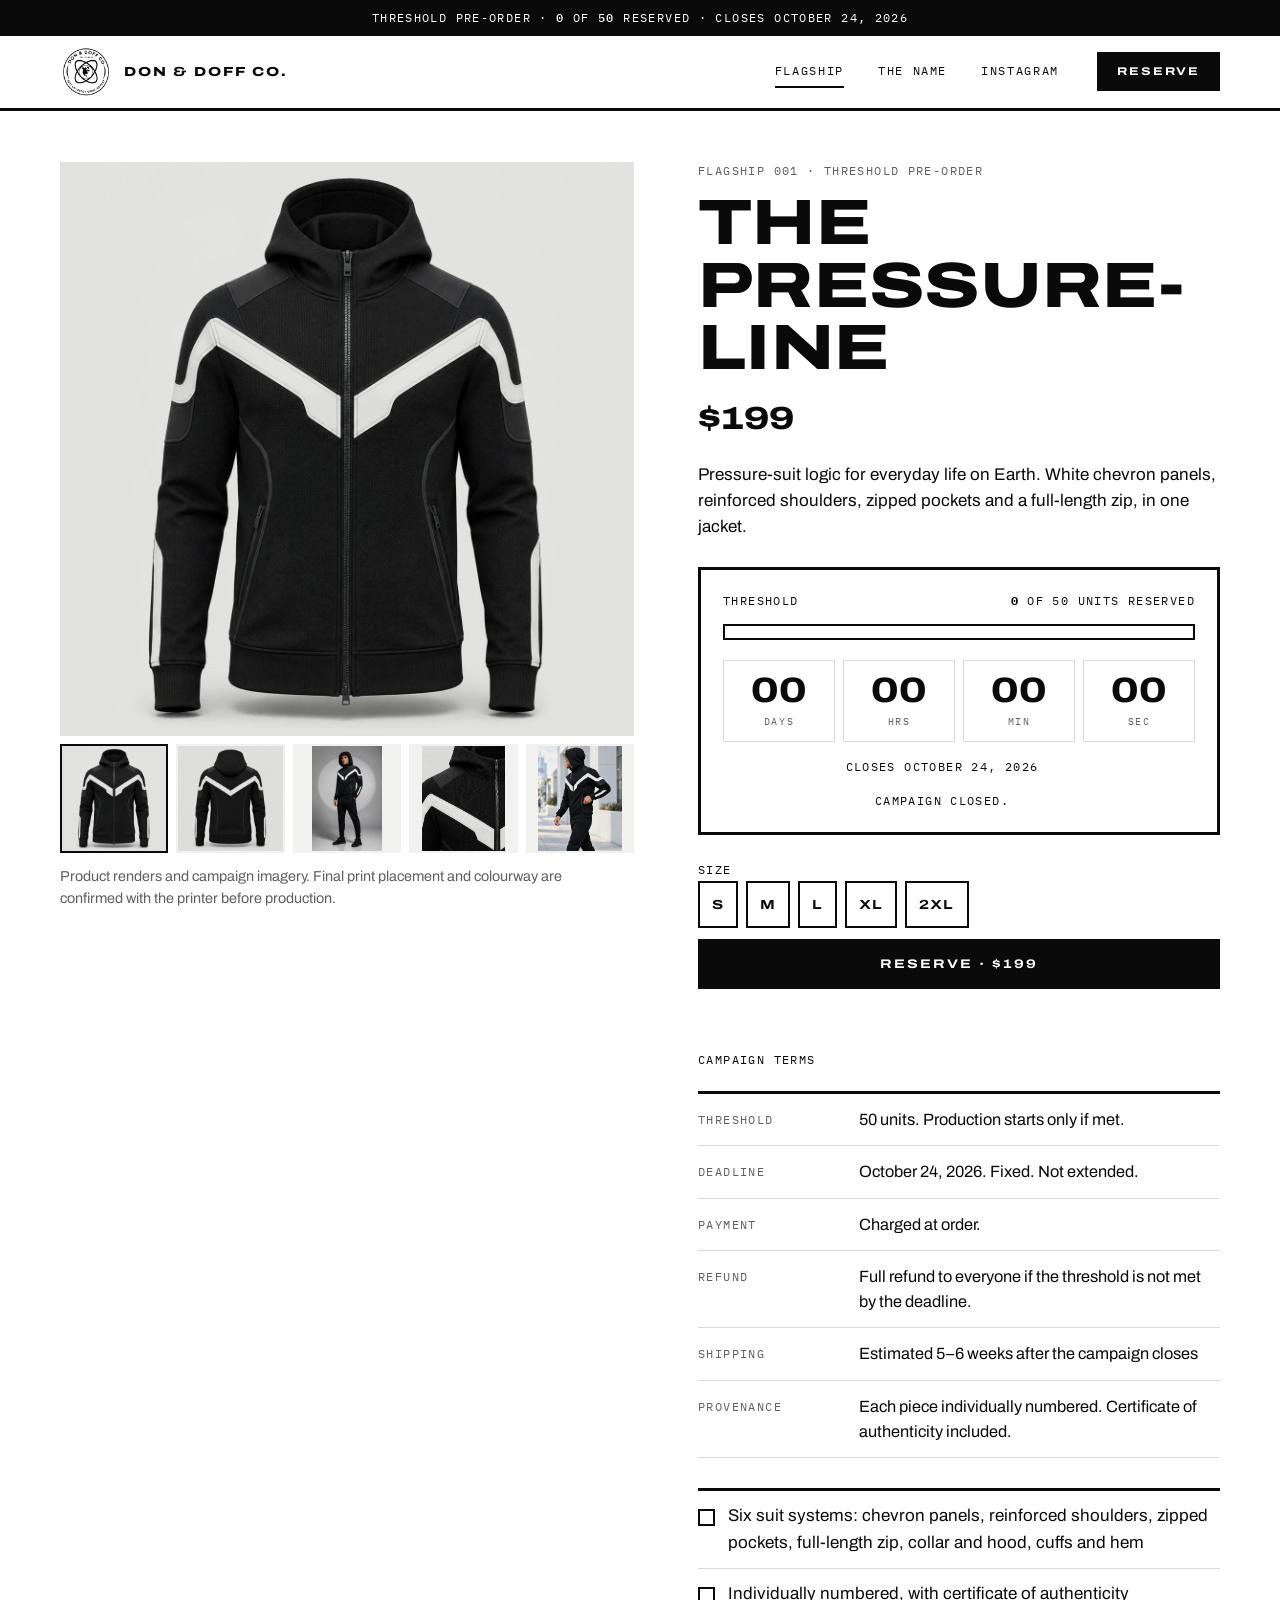
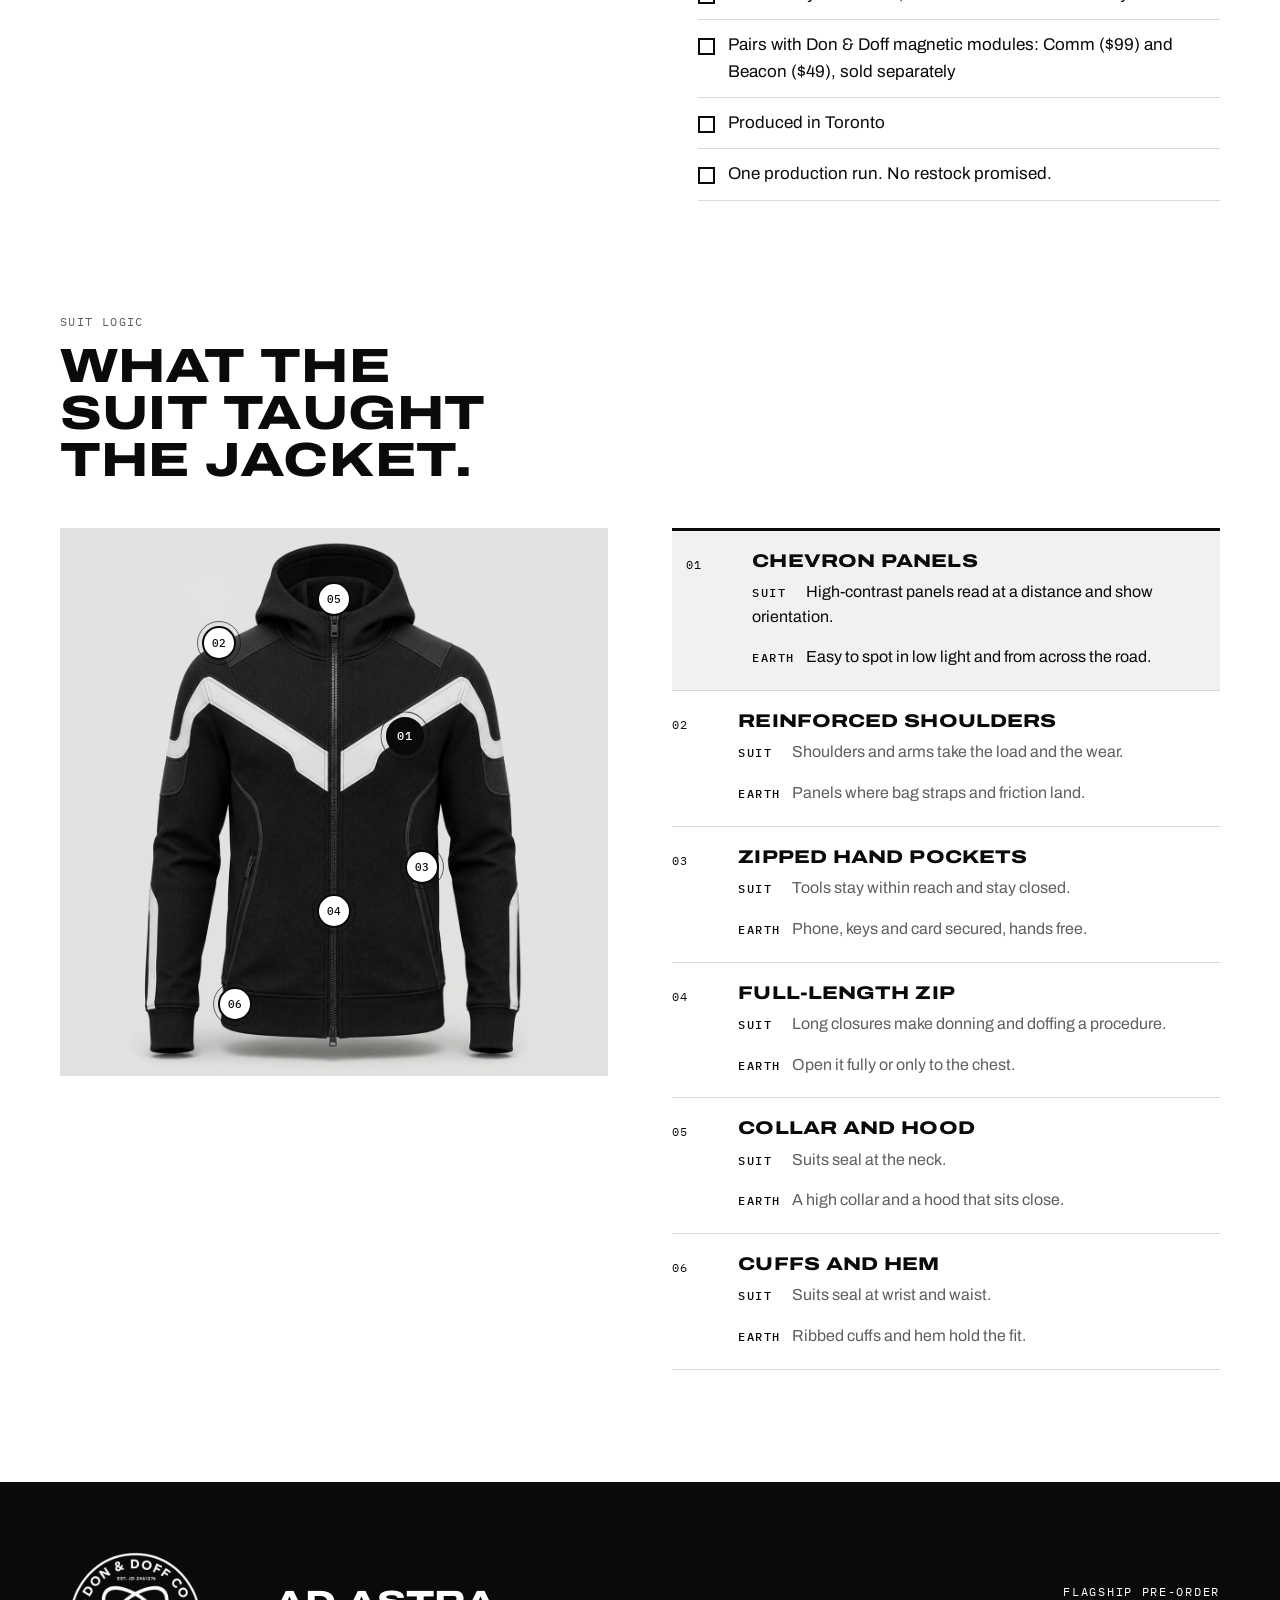
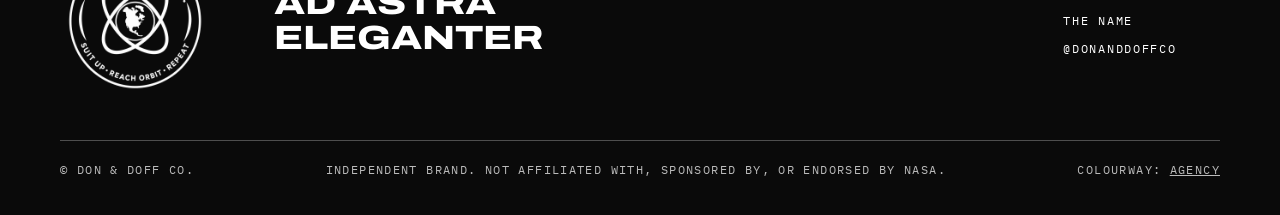
<file: donanddoff/product.html>
<!doctype html>
<html lang="en" data-brand="mono">
<head>
<meta charset="utf-8">
<meta name="viewport" content="width=device-width,initial-scale=1">
<title>The Pressure-Line — Pre-order · Don & Doff Co.</title>
<meta name="description" content="Threshold pre-order. 50 units to start production. Full refund if the threshold is not met.">
<meta name="theme-color" content="#0a0a0a">
<link rel="icon" href="favicon.png" type="image/png">
<link rel="preconnect" href="https://fonts.googleapis.com"><link rel="preconnect" href="https://fonts.gstatic.com" crossorigin><link href="https://fonts.googleapis.com/css2?family=Archivo:wdth,wght@62..125,100..900&family=IBM+Plex+Mono:wght@400;500&display=swap" rel="stylesheet">
<link rel="stylesheet" href="styles.css">
</head>
<body>
<header class="top">
<div class="strip mono">Threshold pre-order · <b data-bind="reserved">0</b> of <b data-bind="threshold">50</b> reserved · Closes <span data-bind="ends"></span></div>
<div class="bar"><div class="wrap">
  <a class="brand" href="index.html" aria-label="Don &amp; Doff Co. home"><img src="images/logo-black.webp" alt=""><span>Don &amp; Doff Co.</span></a>
  <nav aria-label="Primary"><a href="product.html" aria-current="page">Flagship</a><a href="about.html">The name</a><a class="opt" data-bind="ig" data-keep href="https://instagram.com/donanddoffco" rel="noopener">Instagram</a></nav>
  <a class="btn sm" href="product.html">Reserve</a>
</div></div>
</header>
<main>

<section style="padding-top:clamp(28px,4vw,56px)"><div class="wrap pdp">
  <div class="gallery">
    <div class="main"><img id="main-img" src="images/pl-front.webp" alt="Front of the black zip hoodie with white chevron panels"></div>
    <div class="thumbs"><button type="button" data-src="images/pl-front.webp" data-alt="Front of the black zip hoodie with white chevron panels" aria-pressed="true" aria-label="View image 1"><img src="images/pl-front.webp" alt=""></button><button type="button" data-src="images/pl-back.webp" data-alt="Back with a white chevron across the shoulders" aria-pressed="false" aria-label="View image 2"><img src="images/pl-back.webp" alt=""></button><button type="button" data-src="images/pl-model.webp" data-alt="Worn with black joggers" aria-pressed="false" aria-label="View image 3"><img src="images/pl-model.webp" alt=""></button><button type="button" data-src="images/detail.webp" data-alt="Close-up of chevron panel, shoulder and zip" aria-pressed="false" aria-label="View image 4"><img src="images/detail.webp" alt=""></button><button type="button" data-src="images/street.webp" data-alt="Worn on a city street" aria-pressed="false" aria-label="View image 5"><img src="images/street.webp" alt=""></button></div>
    <p class="note">Product renders and campaign imagery. Final print placement and colourway are confirmed with the printer before production.</p>
  </div>
  <div>
    <p class="mono mute">Flagship 001 · Threshold pre-order</p>
    <h1 style="font-size:clamp(2.3rem,5.6vw,4rem);margin-top:12px">The Pressure-Line</h1>
    <p class="price">$199</p>
    <p>Pressure-suit logic for everyday life on Earth. White chevron panels, reinforced shoulders, zipped pockets and a full-length zip, in one jacket.</p>
    <div class="gauge" aria-live="polite">
  <div class="row mono"><span>Threshold</span><span><b data-bind="reserved"></b> of <span data-bind="threshold"></span> units reserved</span></div>
  <div class="bar-track" role="progressbar" aria-valuemin="0" aria-valuemax="100" aria-label="Progress toward production threshold"><span></span></div>
  <div class="count" data-countdown aria-label="Time remaining"><div><b>--</b><span>Days</span></div><div><b>--</b><span>Hrs</span></div><div><b>--</b><span>Min</span></div><div><b>--</b><span>Sec</span></div></div>
  <p class="foot mono">Closes <span data-bind="ends"></span></p>
  <p class="foot mono" data-closed hidden>Campaign closed.</p>
</div>
    <form id="reserve" novalidate>
      <p class="mono">Size</p>
      <div class="sizes" role="radiogroup" aria-label="Size"><span><input type="radio" name="size" id="s-S" value="S"><label for="s-S">S</label></span><span><input type="radio" name="size" id="s-M" value="M"><label for="s-M">M</label></span><span><input type="radio" name="size" id="s-L" value="L"><label for="s-L">L</label></span><span><input type="radio" name="size" id="s-XL" value="XL"><label for="s-XL">XL</label></span><span><input type="radio" name="size" id="s-2XL" value="2XL"><label for="s-2XL">2XL</label></span></div>
      <button class="btn" type="submit" style="width:100%;justify-content:center">Reserve · $199</button>
      <p class="status" role="status"></p>
    </form>
    <p class="mono" style="margin-top:34px">Campaign terms</p>
    <dl class="terms">
  <div><dt>Threshold</dt><dd><span data-bind="threshold"></span> units. Production starts only if met.</dd></div>
  <div><dt>Deadline</dt><dd><span data-bind="ends"></span>. Fixed. Not extended.</dd></div>
  <div><dt>Payment</dt><dd>Charged at order.</dd></div>
  <div><dt>Refund</dt><dd>Full refund to everyone if the threshold is not met by the deadline.</dd></div>
  <div><dt>Shipping</dt><dd data-bind="ship"></dd></div>
  <div><dt>Provenance</dt><dd>Each piece individually numbered. Certificate of authenticity included.</dd></div>
</dl>
    <ul class="spec">
      <li>Six suit systems: chevron panels, reinforced shoulders, zipped pockets, full-length zip, collar and hood, cuffs and hem</li>
      <li>Individually numbered, with certificate of authenticity</li>
      <li>Pairs with Don &amp; Doff magnetic modules: Comm ($99) and Beacon ($49), sold separately</li>
      <li>Produced in Toronto</li>
      <li>One production run. No restock promised.</li>
    </ul>
  </div>
</div></section>
<section style="padding-top:0"><div class="wrap">
  <p class="mono mute">Suit logic</p>
  <h2 style="margin:12px 0 0;max-width:12em">What the suit taught the jacket.</h2>
  <div class="anat">
  <div class="anat-img"><img src="images/pl-front.webp" alt="Front of the Pressure-Line jacket with numbered callouts"><button type="button" class="pin" data-i="0" style="left:63%;top:38%" aria-label="Chevron panels">01</button><button type="button" class="pin" data-i="1" style="left:29%;top:21%" aria-label="Reinforced shoulders">02</button><button type="button" class="pin" data-i="2" style="left:66%;top:62%" aria-label="Zipped hand pockets">03</button><button type="button" class="pin" data-i="3" style="left:50%;top:70%" aria-label="Full-length zip">04</button><button type="button" class="pin" data-i="4" style="left:50%;top:13%" aria-label="Collar and hood">05</button><button type="button" class="pin" data-i="5" style="left:32%;top:87%" aria-label="Cuffs and hem">06</button></div>
  <ol class="anat-list"><li data-i="0" tabindex="0"><span class="n mono">01</span><div><h3>Chevron panels</h3><p><b class="mono">Suit</b> High-contrast panels read at a distance and show orientation.</p><p><b class="mono">Earth</b> Easy to spot in low light and from across the road.</p></div></li><li data-i="1" tabindex="0"><span class="n mono">02</span><div><h3>Reinforced shoulders</h3><p><b class="mono">Suit</b> Shoulders and arms take the load and the wear.</p><p><b class="mono">Earth</b> Panels where bag straps and friction land.</p></div></li><li data-i="2" tabindex="0"><span class="n mono">03</span><div><h3>Zipped hand pockets</h3><p><b class="mono">Suit</b> Tools stay within reach and stay closed.</p><p><b class="mono">Earth</b> Phone, keys and card secured, hands free.</p></div></li><li data-i="3" tabindex="0"><span class="n mono">04</span><div><h3>Full-length zip</h3><p><b class="mono">Suit</b> Long closures make donning and doffing a procedure.</p><p><b class="mono">Earth</b> Open it fully or only to the chest.</p></div></li><li data-i="4" tabindex="0"><span class="n mono">05</span><div><h3>Collar and hood</h3><p><b class="mono">Suit</b> Suits seal at the neck.</p><p><b class="mono">Earth</b> A high collar and a hood that sits close.</p></div></li><li data-i="5" tabindex="0"><span class="n mono">06</span><div><h3>Cuffs and hem</h3><p><b class="mono">Suit</b> Suits seal at wrist and waist.</p><p><b class="mono">Earth</b> Ribbed cuffs and hem hold the fit.</p></div></li></ol>
</div>
</div></section>
</main>
<footer><div class="wrap">
  <div class="grid">
    <img src="images/logo-white.webp" alt="Don &amp; Doff Co. crest">
    <p class="motto">Ad astra<br>eleganter</p>
    <div class="links"><a href="product.html">Flagship pre-order</a><a href="about.html">The name</a><a data-bind="ig" href="https://instagram.com/donanddoffco" rel="noopener">@donanddoffco</a></div>
  </div>
  <div class="fine mono"><span>&copy; Don &amp; Doff Co.</span><span>Independent brand. Not affiliated with, sponsored by, or endorsed by NASA.</span><span>Colourway: <a href="agency/index.html">Agency</a></span></div>
</div></footer>
<script src="script.js"></script>
</body>
</html>
</file>
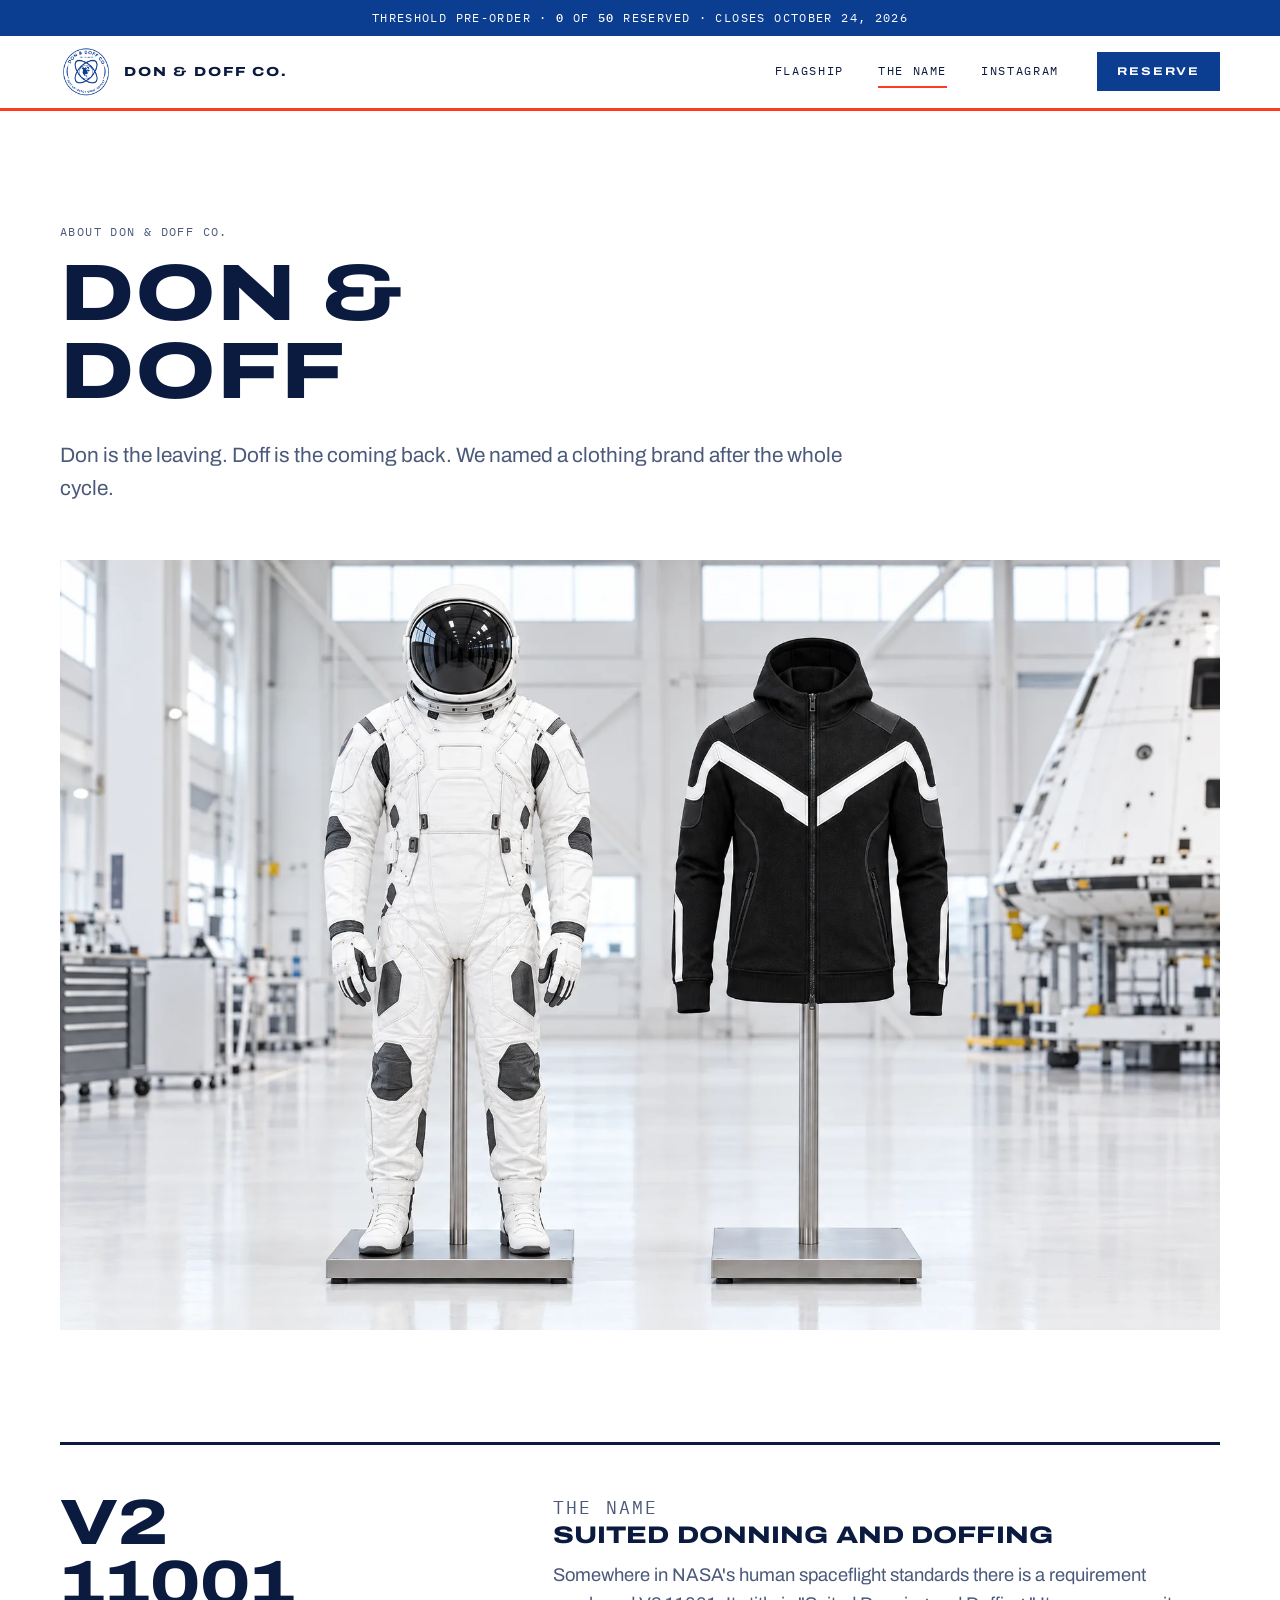
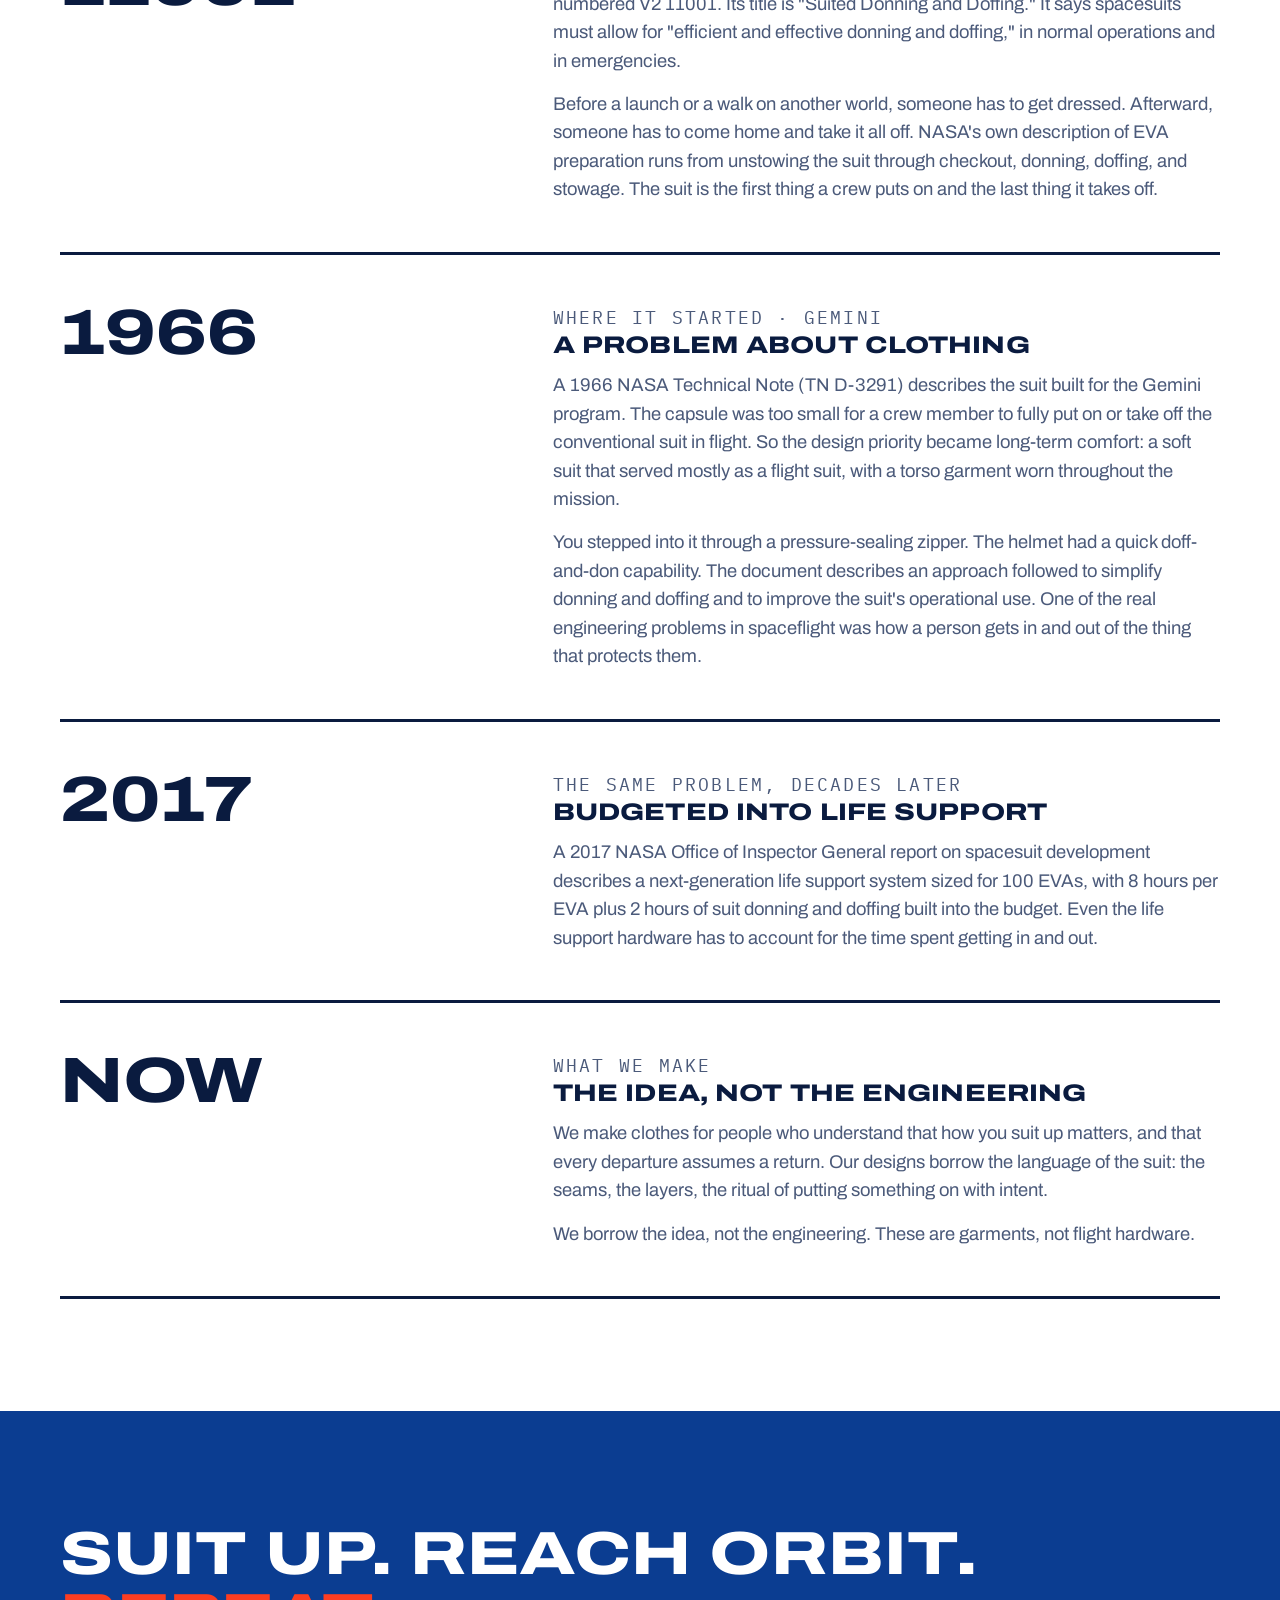
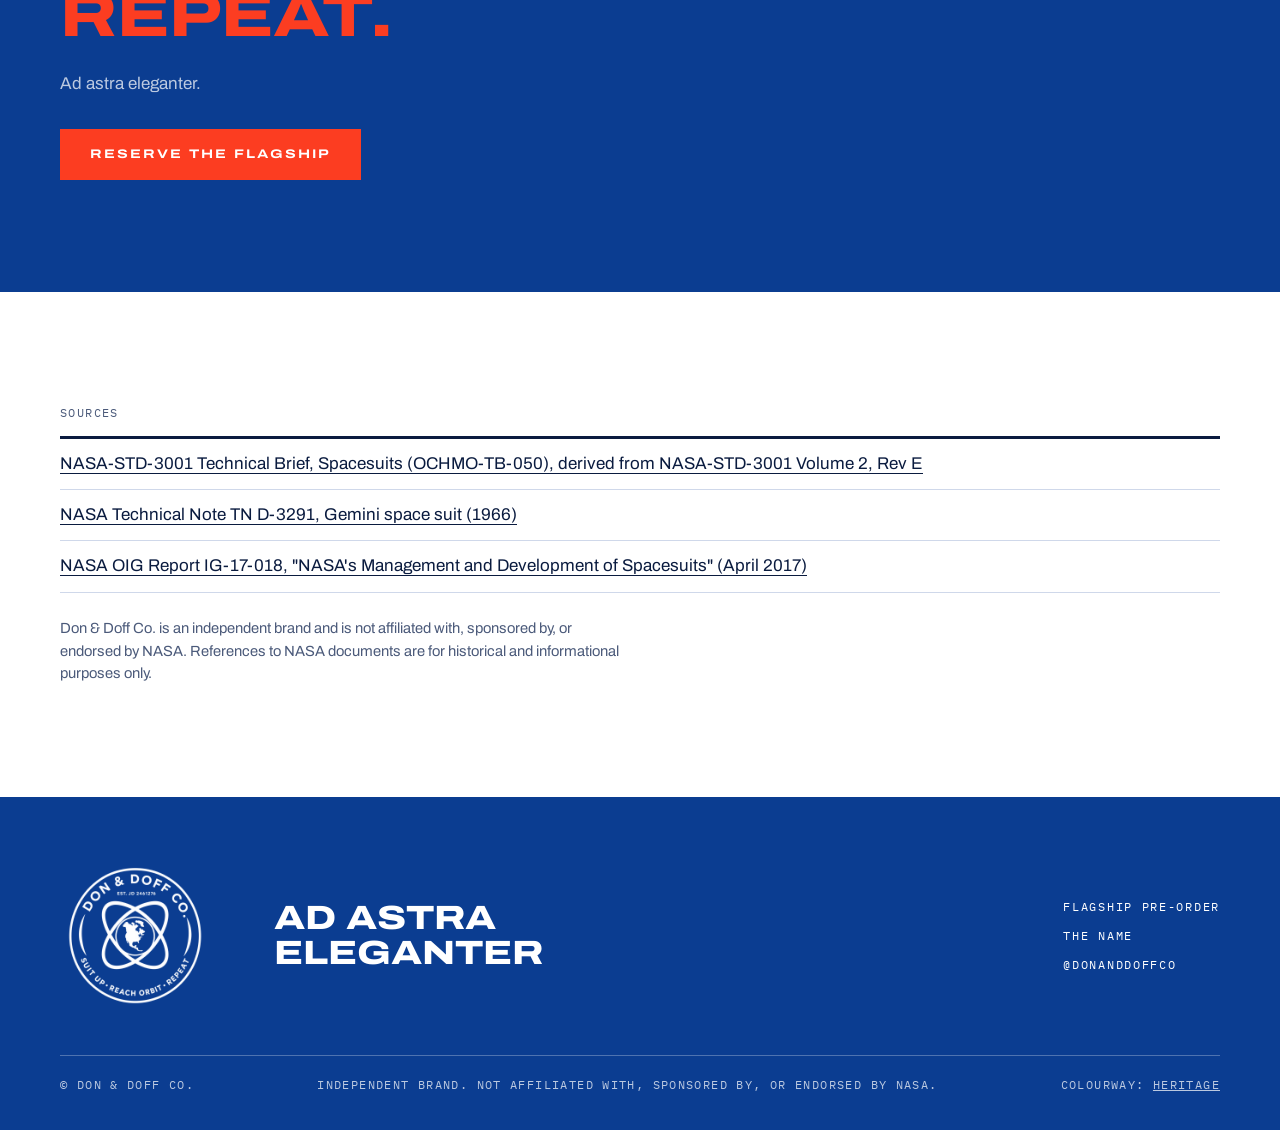
<file: donanddoff/agency/about.html>
<!doctype html>
<html lang="en" data-brand="agency">
<head>
<meta charset="utf-8">
<meta name="viewport" content="width=device-width,initial-scale=1">
<title>The Name — Don & Doff Co.</title>
<meta name="description" content="Donning and doffing: the two bookends of every mission.">
<meta name="theme-color" content="#0b3d91">
<link rel="icon" href="../favicon.png" type="image/png">
<link rel="preconnect" href="https://fonts.googleapis.com"><link rel="preconnect" href="https://fonts.gstatic.com" crossorigin><link href="https://fonts.googleapis.com/css2?family=Archivo:wdth,wght@62..125,100..900&family=IBM+Plex+Mono:wght@400;500&display=swap" rel="stylesheet">
<link rel="stylesheet" href="../styles.css">
</head>
<body>
<header class="top">
<div class="strip mono">Threshold pre-order · <b data-bind="reserved">0</b> of <b data-bind="threshold">50</b> reserved · Closes <span data-bind="ends"></span></div>
<div class="bar"><div class="wrap">
  <a class="brand" href="index.html" aria-label="Don &amp; Doff Co. home"><img src="../images/logo-agency.webp" alt=""><span>Don &amp; Doff Co.</span></a>
  <nav aria-label="Primary"><a href="product.html">Flagship</a><a href="about.html" aria-current="page">The name</a><a class="opt" data-bind="ig" data-keep href="https://instagram.com/donanddoffco" rel="noopener">Instagram</a></nav>
  <a class="btn sm" href="product.html">Reserve</a>
</div></div>
</header>
<main>

<section style="padding-bottom:clamp(32px,5vw,56px)"><div class="wrap">
  <p class="mono mute">About Don &amp; Doff Co.</p>
  <h1 style="margin-top:14px">Don &amp;<br>Doff</h1>
  <p style="margin-top:28px;font-size:1.3rem;color:var(--mute)">Don is the leaving. Doff is the coming back. We named a clothing brand after the whole cycle.</p>
</div></section>
<div class="wrap"><figure class="hero-img"><img src="../images/hangar.webp" alt="A white pressure suit and the Pressure-Line jacket on matching stands in an aerospace hangar"></figure></div>
<section><div class="wrap">
  <div class="era"><p class="when">V2<br>11001</p><div><p class="mono mute">The name</p><h3>Suited Donning and Doffing</h3>
    <p>Somewhere in NASA's human spaceflight standards there is a requirement numbered V2 11001. Its title is "Suited Donning and Doffing." It says spacesuits must allow for "efficient and effective donning and doffing," in normal operations and in emergencies.</p>
    <p>Before a launch or a walk on another world, someone has to get dressed. Afterward, someone has to come home and take it all off. NASA's own description of EVA preparation runs from unstowing the suit through checkout, donning, doffing, and stowage. The suit is the first thing a crew puts on and the last thing it takes off.</p></div></div>
  <div class="era"><p class="when">1966</p><div><p class="mono mute">Where it started · Gemini</p><h3>A problem about clothing</h3>
    <p>A 1966 NASA Technical Note (TN D-3291) describes the suit built for the Gemini program. The capsule was too small for a crew member to fully put on or take off the conventional suit in flight. So the design priority became long-term comfort: a soft suit that served mostly as a flight suit, with a torso garment worn throughout the mission.</p>
    <p>You stepped into it through a pressure-sealing zipper. The helmet had a quick doff-and-don capability. The document describes an approach followed to simplify donning and doffing and to improve the suit's operational use. One of the real engineering problems in spaceflight was how a person gets in and out of the thing that protects them.</p></div></div>
  <div class="era"><p class="when">2017</p><div><p class="mono mute">The same problem, decades later</p><h3>Budgeted into life support</h3>
    <p>A 2017 NASA Office of Inspector General report on spacesuit development describes a next-generation life support system sized for 100 EVAs, with 8 hours per EVA plus 2 hours of suit donning and doffing built into the budget. Even the life support hardware has to account for the time spent getting in and out.</p></div></div>
  <div class="era" style="border-bottom:3px solid var(--ink)"><p class="when">Now</p><div><p class="mono mute">What we make</p><h3>The idea, not the engineering</h3>
    <p>We make clothes for people who understand that how you suit up matters, and that every departure assumes a return. Our designs borrow the language of the suit: the seams, the layers, the ritual of putting something on with intent.</p>
    <p>We borrow the idea, not the engineering. These are garments, not flight hardware.</p></div></div>
</div></section>
<section class="on-band"><div class="wrap">
  <p class="pull">Suit up. Reach orbit.<br><em>Repeat.</em></p>
  <p class="mute" style="margin-top:24px">Ad astra eleganter.</p>
  <p style="margin-top:32px"><a class="btn" href="product.html">Reserve the flagship</a></p>
</div></section>
<section><div class="wrap sources">
  <p class="mono mute">Sources</p>
  <ul>
    <li><a href="https://www.nasa.gov/wp-content/uploads/2025/09/ochmo-tb-050-spacesuits.pdf" rel="noopener">NASA-STD-3001 Technical Brief, Spacesuits (OCHMO-TB-050), derived from NASA-STD-3001 Volume 2, Rev E</a></li>
    <li><a href="https://ntrs.nasa.gov/api/citations/19660007653/downloads/19660007653.pdf" rel="noopener">NASA Technical Note TN D-3291, Gemini space suit (1966)</a></li>
    <li><a href="https://oig.nasa.gov/docs/IG-17-018.pdf" rel="noopener">NASA OIG Report IG-17-018, "NASA's Management and Development of Spacesuits" (April 2017)</a></li>
  </ul>
  <p class="mute disclaimer">Don &amp; Doff Co. is an independent brand and is not affiliated with, sponsored by, or endorsed by NASA. References to NASA documents are for historical and informational purposes only.</p>
</div></section>
</main>
<footer><div class="wrap">
  <div class="grid">
    <img src="../images/logo-white.webp" alt="Don &amp; Doff Co. crest">
    <p class="motto">Ad astra<br>eleganter</p>
    <div class="links"><a href="product.html">Flagship pre-order</a><a href="about.html">The name</a><a data-bind="ig" href="https://instagram.com/donanddoffco" rel="noopener">@donanddoffco</a></div>
  </div>
  <div class="fine mono"><span>&copy; Don &amp; Doff Co.</span><span>Independent brand. Not affiliated with, sponsored by, or endorsed by NASA.</span><span>Colourway: <a href="../index.html">Heritage</a></span></div>
</div></footer>
<script src="../script.js"></script>
</body>
</html>
</file>
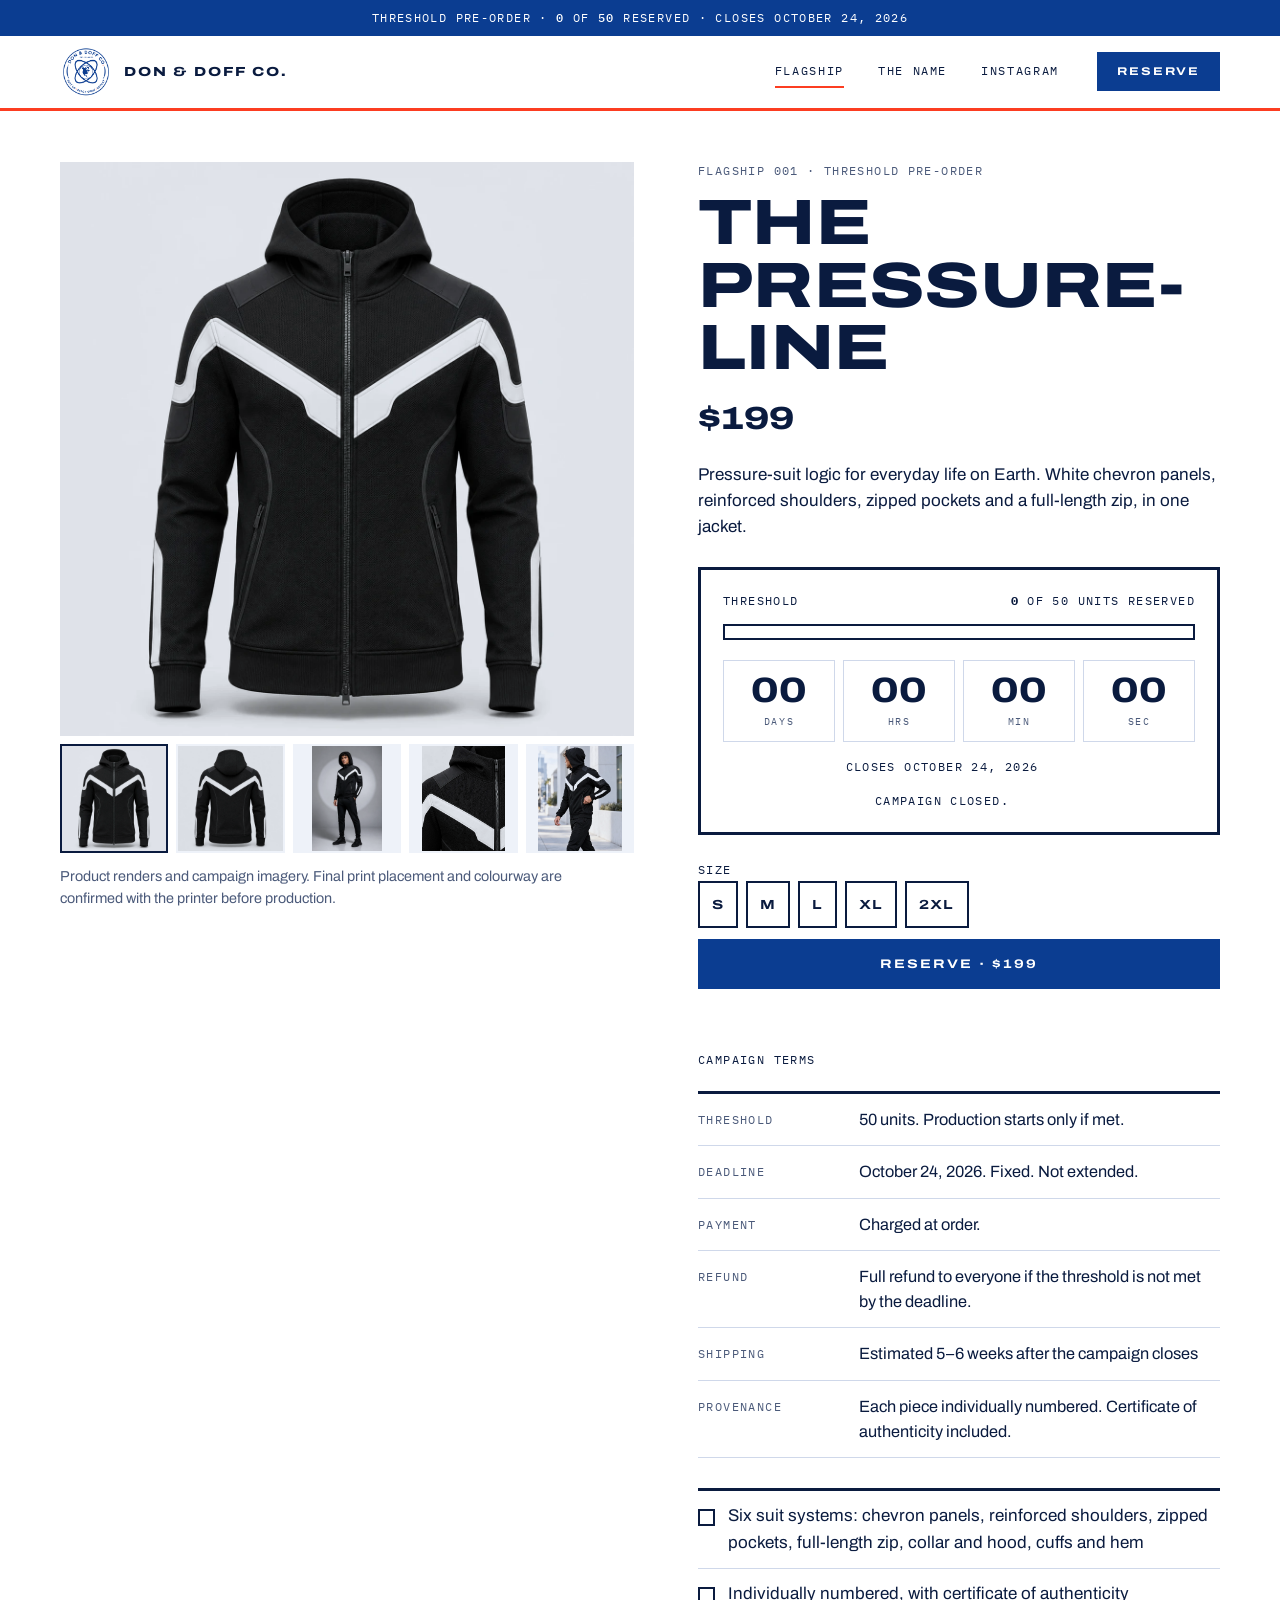
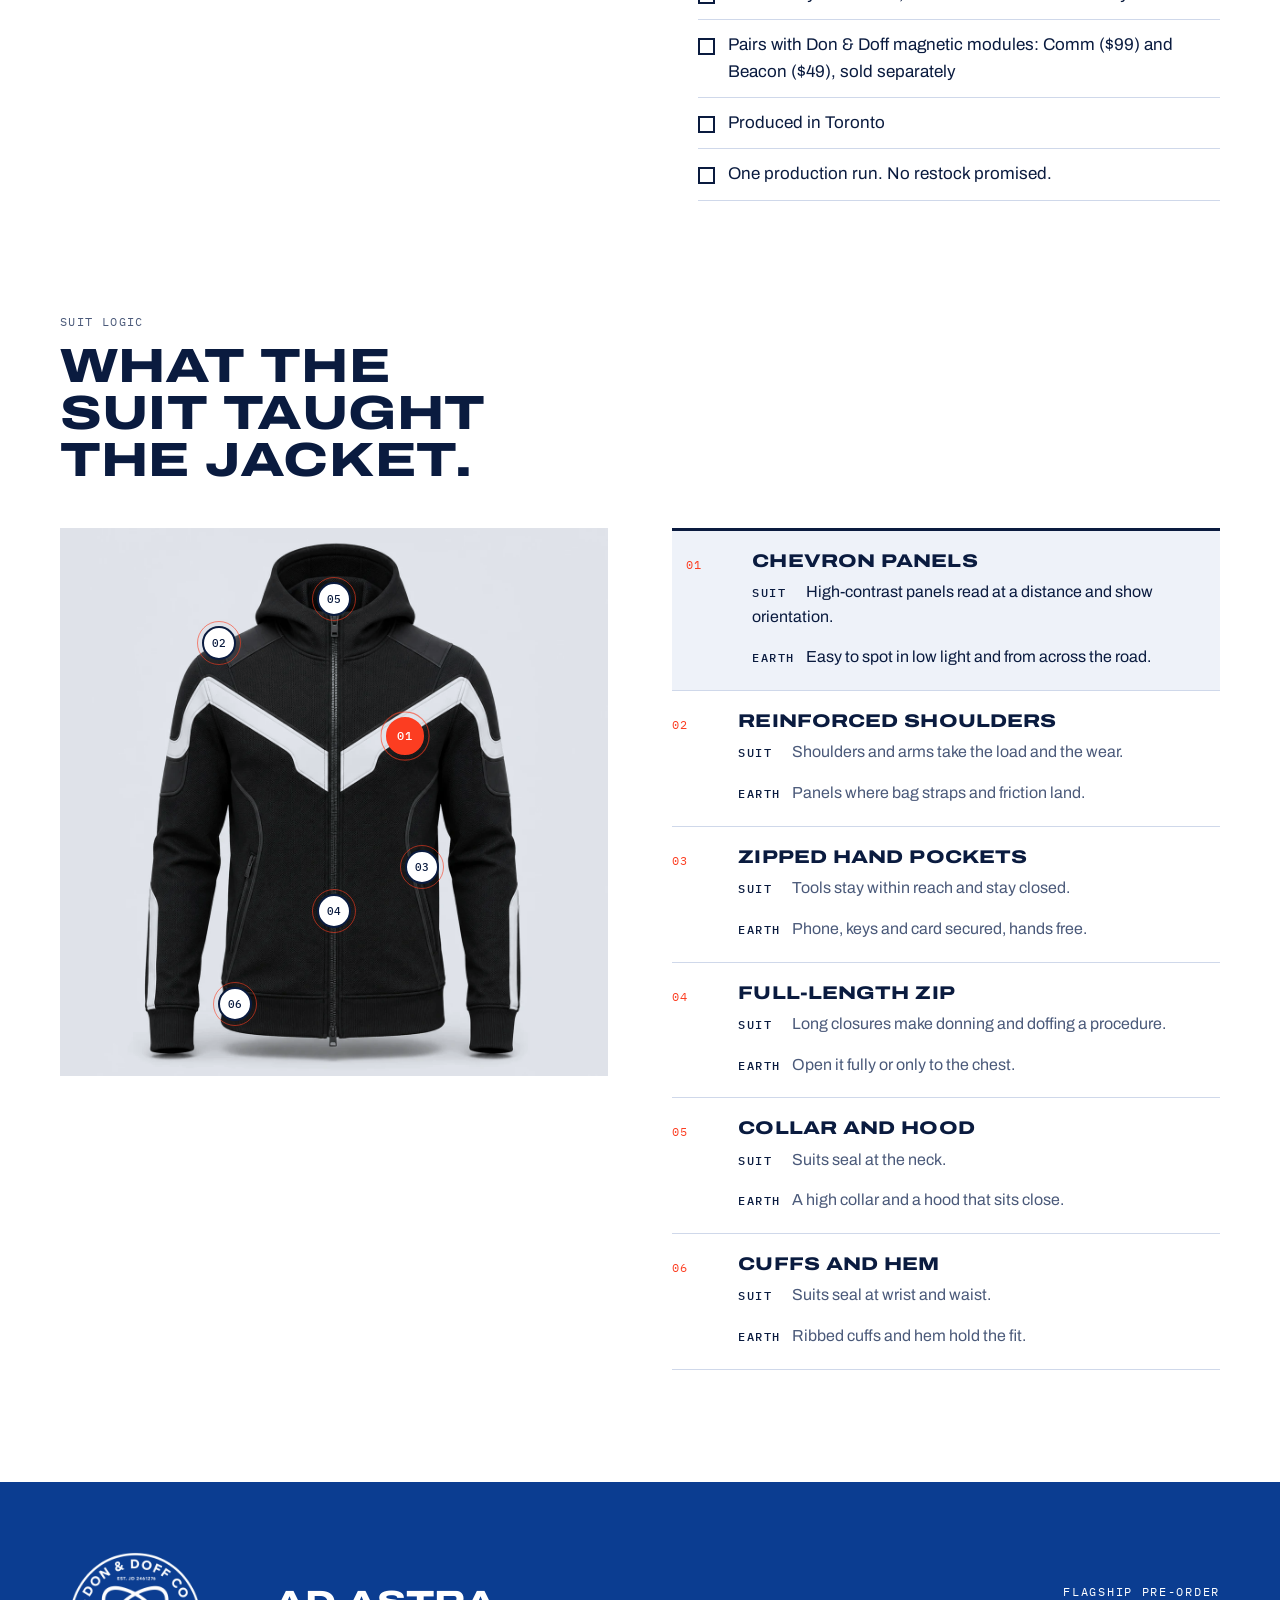
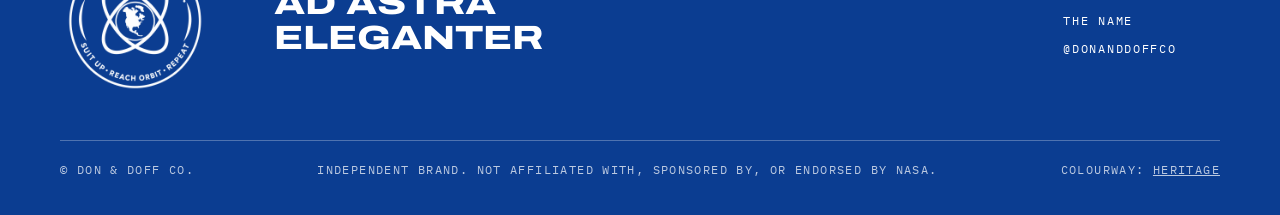
<file: donanddoff/agency/product.html>
<!doctype html>
<html lang="en" data-brand="agency">
<head>
<meta charset="utf-8">
<meta name="viewport" content="width=device-width,initial-scale=1">
<title>The Pressure-Line — Pre-order · Don & Doff Co.</title>
<meta name="description" content="Threshold pre-order. 50 units to start production. Full refund if the threshold is not met.">
<meta name="theme-color" content="#0b3d91">
<link rel="icon" href="../favicon.png" type="image/png">
<link rel="preconnect" href="https://fonts.googleapis.com"><link rel="preconnect" href="https://fonts.gstatic.com" crossorigin><link href="https://fonts.googleapis.com/css2?family=Archivo:wdth,wght@62..125,100..900&family=IBM+Plex+Mono:wght@400;500&display=swap" rel="stylesheet">
<link rel="stylesheet" href="../styles.css">
</head>
<body>
<header class="top">
<div class="strip mono">Threshold pre-order · <b data-bind="reserved">0</b> of <b data-bind="threshold">50</b> reserved · Closes <span data-bind="ends"></span></div>
<div class="bar"><div class="wrap">
  <a class="brand" href="index.html" aria-label="Don &amp; Doff Co. home"><img src="../images/logo-agency.webp" alt=""><span>Don &amp; Doff Co.</span></a>
  <nav aria-label="Primary"><a href="product.html" aria-current="page">Flagship</a><a href="about.html">The name</a><a class="opt" data-bind="ig" data-keep href="https://instagram.com/donanddoffco" rel="noopener">Instagram</a></nav>
  <a class="btn sm" href="product.html">Reserve</a>
</div></div>
</header>
<main>

<section style="padding-top:clamp(28px,4vw,56px)"><div class="wrap pdp">
  <div class="gallery">
    <div class="main"><img id="main-img" src="../images/pl-front.webp" alt="Front of the black zip hoodie with white chevron panels"></div>
    <div class="thumbs"><button type="button" data-src="../images/pl-front.webp" data-alt="Front of the black zip hoodie with white chevron panels" aria-pressed="true" aria-label="View image 1"><img src="../images/pl-front.webp" alt=""></button><button type="button" data-src="../images/pl-back.webp" data-alt="Back with a white chevron across the shoulders" aria-pressed="false" aria-label="View image 2"><img src="../images/pl-back.webp" alt=""></button><button type="button" data-src="../images/pl-model.webp" data-alt="Worn with black joggers" aria-pressed="false" aria-label="View image 3"><img src="../images/pl-model.webp" alt=""></button><button type="button" data-src="../images/detail.webp" data-alt="Close-up of chevron panel, shoulder and zip" aria-pressed="false" aria-label="View image 4"><img src="../images/detail.webp" alt=""></button><button type="button" data-src="../images/street.webp" data-alt="Worn on a city street" aria-pressed="false" aria-label="View image 5"><img src="../images/street.webp" alt=""></button></div>
    <p class="note">Product renders and campaign imagery. Final print placement and colourway are confirmed with the printer before production.</p>
  </div>
  <div>
    <p class="mono mute">Flagship 001 · Threshold pre-order</p>
    <h1 style="font-size:clamp(2.3rem,5.6vw,4rem);margin-top:12px">The Pressure-Line</h1>
    <p class="price">$199</p>
    <p>Pressure-suit logic for everyday life on Earth. White chevron panels, reinforced shoulders, zipped pockets and a full-length zip, in one jacket.</p>
    <div class="gauge" aria-live="polite">
  <div class="row mono"><span>Threshold</span><span><b data-bind="reserved"></b> of <span data-bind="threshold"></span> units reserved</span></div>
  <div class="bar-track" role="progressbar" aria-valuemin="0" aria-valuemax="100" aria-label="Progress toward production threshold"><span></span></div>
  <div class="count" data-countdown aria-label="Time remaining"><div><b>--</b><span>Days</span></div><div><b>--</b><span>Hrs</span></div><div><b>--</b><span>Min</span></div><div><b>--</b><span>Sec</span></div></div>
  <p class="foot mono">Closes <span data-bind="ends"></span></p>
  <p class="foot mono" data-closed hidden>Campaign closed.</p>
</div>
    <form id="reserve" novalidate>
      <p class="mono">Size</p>
      <div class="sizes" role="radiogroup" aria-label="Size"><span><input type="radio" name="size" id="s-S" value="S"><label for="s-S">S</label></span><span><input type="radio" name="size" id="s-M" value="M"><label for="s-M">M</label></span><span><input type="radio" name="size" id="s-L" value="L"><label for="s-L">L</label></span><span><input type="radio" name="size" id="s-XL" value="XL"><label for="s-XL">XL</label></span><span><input type="radio" name="size" id="s-2XL" value="2XL"><label for="s-2XL">2XL</label></span></div>
      <button class="btn" type="submit" style="width:100%;justify-content:center">Reserve · $199</button>
      <p class="status" role="status"></p>
    </form>
    <p class="mono" style="margin-top:34px">Campaign terms</p>
    <dl class="terms">
  <div><dt>Threshold</dt><dd><span data-bind="threshold"></span> units. Production starts only if met.</dd></div>
  <div><dt>Deadline</dt><dd><span data-bind="ends"></span>. Fixed. Not extended.</dd></div>
  <div><dt>Payment</dt><dd>Charged at order.</dd></div>
  <div><dt>Refund</dt><dd>Full refund to everyone if the threshold is not met by the deadline.</dd></div>
  <div><dt>Shipping</dt><dd data-bind="ship"></dd></div>
  <div><dt>Provenance</dt><dd>Each piece individually numbered. Certificate of authenticity included.</dd></div>
</dl>
    <ul class="spec">
      <li>Six suit systems: chevron panels, reinforced shoulders, zipped pockets, full-length zip, collar and hood, cuffs and hem</li>
      <li>Individually numbered, with certificate of authenticity</li>
      <li>Pairs with Don &amp; Doff magnetic modules: Comm ($99) and Beacon ($49), sold separately</li>
      <li>Produced in Toronto</li>
      <li>One production run. No restock promised.</li>
    </ul>
  </div>
</div></section>
<section style="padding-top:0"><div class="wrap">
  <p class="mono mute">Suit logic</p>
  <h2 style="margin:12px 0 0;max-width:12em">What the suit taught the jacket.</h2>
  <div class="anat">
  <div class="anat-img"><img src="../images/pl-front.webp" alt="Front of the Pressure-Line jacket with numbered callouts"><button type="button" class="pin" data-i="0" style="left:63%;top:38%" aria-label="Chevron panels">01</button><button type="button" class="pin" data-i="1" style="left:29%;top:21%" aria-label="Reinforced shoulders">02</button><button type="button" class="pin" data-i="2" style="left:66%;top:62%" aria-label="Zipped hand pockets">03</button><button type="button" class="pin" data-i="3" style="left:50%;top:70%" aria-label="Full-length zip">04</button><button type="button" class="pin" data-i="4" style="left:50%;top:13%" aria-label="Collar and hood">05</button><button type="button" class="pin" data-i="5" style="left:32%;top:87%" aria-label="Cuffs and hem">06</button></div>
  <ol class="anat-list"><li data-i="0" tabindex="0"><span class="n mono">01</span><div><h3>Chevron panels</h3><p><b class="mono">Suit</b> High-contrast panels read at a distance and show orientation.</p><p><b class="mono">Earth</b> Easy to spot in low light and from across the road.</p></div></li><li data-i="1" tabindex="0"><span class="n mono">02</span><div><h3>Reinforced shoulders</h3><p><b class="mono">Suit</b> Shoulders and arms take the load and the wear.</p><p><b class="mono">Earth</b> Panels where bag straps and friction land.</p></div></li><li data-i="2" tabindex="0"><span class="n mono">03</span><div><h3>Zipped hand pockets</h3><p><b class="mono">Suit</b> Tools stay within reach and stay closed.</p><p><b class="mono">Earth</b> Phone, keys and card secured, hands free.</p></div></li><li data-i="3" tabindex="0"><span class="n mono">04</span><div><h3>Full-length zip</h3><p><b class="mono">Suit</b> Long closures make donning and doffing a procedure.</p><p><b class="mono">Earth</b> Open it fully or only to the chest.</p></div></li><li data-i="4" tabindex="0"><span class="n mono">05</span><div><h3>Collar and hood</h3><p><b class="mono">Suit</b> Suits seal at the neck.</p><p><b class="mono">Earth</b> A high collar and a hood that sits close.</p></div></li><li data-i="5" tabindex="0"><span class="n mono">06</span><div><h3>Cuffs and hem</h3><p><b class="mono">Suit</b> Suits seal at wrist and waist.</p><p><b class="mono">Earth</b> Ribbed cuffs and hem hold the fit.</p></div></li></ol>
</div>
</div></section>
</main>
<footer><div class="wrap">
  <div class="grid">
    <img src="../images/logo-white.webp" alt="Don &amp; Doff Co. crest">
    <p class="motto">Ad astra<br>eleganter</p>
    <div class="links"><a href="product.html">Flagship pre-order</a><a href="about.html">The name</a><a data-bind="ig" href="https://instagram.com/donanddoffco" rel="noopener">@donanddoffco</a></div>
  </div>
  <div class="fine mono"><span>&copy; Don &amp; Doff Co.</span><span>Independent brand. Not affiliated with, sponsored by, or endorsed by NASA.</span><span>Colourway: <a href="../index.html">Heritage</a></span></div>
</div></footer>
<script src="../script.js"></script>
</body>
</html>
</file>
<file: styles.css>
:root {
  --bg: #f2f7f5;
  --ink: #0c2e33;
  --teal: #0e6f78;
  --deep: #08353b;
  --mist: #dcebe8;
  --gold: #e9a820;
  --rose: #b3203f;
  --muted: #4f6b6f;
}

* { box-sizing: border-box; }
html { scroll-behavior: smooth; scroll-padding-top: 76px; }
body { margin: 0; background: var(--bg); color: var(--ink); font-family: "Manrope", system-ui, sans-serif; line-height: 1.65; overflow-x: hidden; -webkit-font-smoothing: antialiased; }
h1, h2, h3, .af-wordmark, blockquote { font-family: "DM Serif Display", Georgia, serif; font-weight: 400; line-height: 1.08; margin: 0; }
a { color: inherit; }
img { display: block; max-width: 100%; }
.hp { position: absolute; left: -9999px; }

.af-kicker { font-size: .78rem; letter-spacing: .2em; text-transform: uppercase; font-weight: 700; color: var(--teal); margin: 0 0 .9rem; }

/* Nav */
.af-nav { position: fixed; inset: 0 0 auto 0; z-index: 40; height: 68px; display: flex; align-items: center; justify-content: space-between; padding: 0 clamp(1rem, 4vw, 3rem); background: rgba(242, 247, 245, .92); backdrop-filter: blur(10px); border-bottom: 1px solid rgba(12, 46, 51, .08); }
.af-wordmark { text-decoration: none; font-size: 1.9rem; display: flex; align-items: baseline; gap: .6rem; color: var(--deep); }
.af-wordmark span { font-family: "Manrope", sans-serif; font-size: .68rem; letter-spacing: .18em; text-transform: uppercase; color: var(--teal); font-weight: 700; }
.af-nav nav { display: flex; align-items: center; gap: 1.7rem; font-size: .92rem; font-weight: 600; }
.af-nav nav a { text-decoration: none; }
.af-nav nav a:not(.af-cta-pill):hover { color: var(--teal); }
.af-cta-pill { background: var(--deep); color: #fff !important; padding: .55rem 1.2rem; border-radius: 999px; transition: background .2s; }
.af-cta-pill:hover { background: var(--teal); }
.af-burger { display: none; background: none; border: 0; padding: 8px; cursor: pointer; }
.af-burger i { display: block; width: 24px; height: 2px; background: var(--deep); margin: 5px 0; }

/* Buttons */
.af-btn-solid, .af-btn-line { display: inline-block; font: inherit; font-weight: 700; font-size: .95rem; padding: .9rem 1.7rem; text-decoration: none; cursor: pointer; transition: transform .2s, background .2s; }
.af-btn-solid { background: var(--gold); color: var(--deep) !important; border: 2px solid var(--gold); border-radius: 6px 22px 6px 22px; }
.af-btn-solid:hover { transform: translateY(-2px); background: #f4bb3c; }
.af-btn-solid[disabled] { opacity: .6; cursor: wait; }
.af-btn-line { border: 2px solid currentColor; border-radius: 22px 6px 22px 6px; background: transparent; }
.af-btn-line:hover { background: rgba(255, 255, 255, .12); }
.af-btn-line.light { color: #fff; }
.af-actions { display: flex; flex-wrap: wrap; gap: .9rem; }
.af-link { font-weight: 700; color: var(--teal) !important; text-decoration: none; border-bottom: 2px solid var(--gold); padding-bottom: 2px; }

/* Hero */
.af-hero { min-height: 100svh; padding: 110px clamp(1rem, 5vw, 4rem) 70px; display: grid; grid-template-columns: 1.05fr .95fr; gap: clamp(1.5rem, 4vw, 4rem); align-items: center; color: #f2f7f5;
  background: linear-gradient(100deg, rgba(8, 53, 59, .97) 0%, rgba(8, 53, 59, .93) 45%, rgba(8, 53, 59, .82) 100%), url("images/pattern.webp") center / 260px repeat, var(--deep); }
.af-hero h1 { font-size: clamp(2.8rem, 6vw, 5.4rem); margin-bottom: 1.3rem; }
.af-hero .af-kicker { color: var(--gold); }
.af-lede { font-size: 1.15rem; max-width: 520px; color: #cfe3e0; margin: 0 0 2rem; }
.af-hero .af-btn-line { color: #fff; }
.af-facts { list-style: none; display: flex; flex-wrap: wrap; gap: 2.2rem; margin: 2.8rem 0 0; padding: 1.4rem 0 0; border-top: 1px solid rgba(255, 255, 255, .18); }
.af-facts b { display: block; font-family: "DM Serif Display", serif; font-weight: 400; font-size: 1.9rem; color: var(--gold); line-height: 1.1; }
.af-facts span { font-size: .82rem; color: #b5cfcb; }
.af-arch { border-radius: 999px 999px 28px 28px; overflow: hidden; aspect-ratio: 4 / 5; box-shadow: 0 0 0 10px rgba(233, 168, 32, .18), 0 30px 80px rgba(0, 0, 0, .45); }
.af-arch img { width: 100%; height: 100%; object-fit: cover; }

/* Strip */
.af-strip { background: var(--gold); color: var(--deep); overflow: hidden; white-space: nowrap; padding: .85rem 0; font-weight: 700; letter-spacing: .14em; text-transform: uppercase; font-size: .82rem; }
.af-strip > div { display: inline-block; animation: afslide 40s linear infinite; }
.af-strip span { margin: 0 1.1rem; }
.af-strip em { font-style: normal; margin-left: 2.2rem; opacity: .6; }
@keyframes afslide { to { transform: translateX(-50%); } }
@media (prefers-reduced-motion: reduce) { .af-strip > div { animation: none; } html { scroll-behavior: auto; } * { transition: none !important; } }

/* Sections */
.af-section { padding: clamp(4rem, 9vw, 7.5rem) clamp(1rem, 5vw, 4rem); }
.af-section h2 { font-size: clamp(2.2rem, 4.6vw, 3.8rem); margin-bottom: 1.2rem; }

.af-story { display: grid; grid-template-columns: 1fr 1fr; gap: clamp(2rem, 6vw, 5rem); align-items: center; max-width: 1360px; margin: 0 auto; }
.af-story-photos { position: relative; aspect-ratio: 1 / 1.05; }
.af-story-photos img { position: absolute; object-fit: cover; box-shadow: 0 20px 50px rgba(8, 53, 59, .25); }
.af-story-photos .a { left: 0; top: 0; width: 78%; height: 74%; border-radius: 999px 999px 20px 20px; }
.af-story-photos .b { right: 0; bottom: 0; width: 70%; height: 54%; border-radius: 20px 80px 20px 80px; border: 8px solid var(--bg); }
.af-story-copy p { color: var(--muted); font-size: 1.05rem; margin: 0 0 1rem; }
.af-story-copy .af-link { display: inline-block; margin-top: .8rem; }

/* Menu */
.af-menu { background: var(--mist); }
.af-head { max-width: 1280px; margin: 0 auto 2rem; }
.af-head p:last-child { color: var(--muted); max-width: 640px; }
.af-head a { color: var(--teal); font-weight: 700; }
.af-tabs { max-width: 1280px; margin: 0 auto 1.8rem; display: flex; gap: .55rem; overflow-x: auto; padding-bottom: .5rem; }
.af-tabs button { flex: none; font: inherit; font-weight: 700; font-size: .9rem; padding: .6rem 1.2rem; border-radius: 999px; border: 1.5px solid var(--deep); background: transparent; color: var(--deep); cursor: pointer; }
.af-tabs button[aria-selected="true"], .af-tabs button:hover { background: var(--deep); color: #fff; }
.af-grid { max-width: 1280px; margin: 0 auto; display: grid; grid-template-columns: repeat(auto-fill, minmax(280px, 1fr)); gap: 1.4rem; }
.af-dish { background: #fff; border-radius: 18px; overflow: hidden; display: flex; flex-direction: column; transition: transform .25s, box-shadow .25s; }
.af-dish:hover { transform: translateY(-4px); box-shadow: 0 16px 36px rgba(8, 53, 59, .16); }
.af-dish img, .af-noimg { width: 100%; aspect-ratio: 4 / 3; object-fit: cover; }
.af-noimg { display: grid; place-items: center; background: var(--deep); color: var(--gold); font-size: 2.2rem; }
.af-dish-body { padding: 1.1rem 1.3rem 1.4rem; }
.af-dish-top { display: flex; justify-content: space-between; gap: 1rem; align-items: baseline; }
.af-dish h3 { font-size: 1.4rem; }
.af-dish-top span { font-weight: 800; color: var(--rose); white-space: nowrap; }
.af-fa { margin: .15rem 0 0; color: var(--teal); font-size: 1.02rem; }
.af-desc { margin: .55rem 0 0; color: var(--muted); font-size: .93rem; }

/* Banner + reviews */
.af-banner { height: clamp(200px, 32vw, 420px); background: linear-gradient(180deg, var(--mist), rgba(8, 53, 59, 0) 18%, rgba(8, 53, 59, 0) 82%, var(--bg)), url("images/banner.webp") center / cover no-repeat; }
.af-reviews { background: linear-gradient(180deg, rgba(242, 247, 245, .97), rgba(242, 247, 245, .9)), url("images/pattern.webp") center / 320px repeat; }
.af-score { max-width: 1280px; margin: 0 auto 2.4rem; display: flex; align-items: center; gap: 1.4rem; }
.af-score b { font-family: "DM Serif Display", serif; font-weight: 400; font-size: 5.5rem; line-height: 1; color: var(--teal); }
.af-score span { color: var(--gold); font-size: 1.6rem; letter-spacing: .1em; }
.af-score p { margin: 0; color: var(--muted); }
.af-rev-grid { max-width: 1280px; margin: 0 auto; display: grid; grid-template-columns: repeat(auto-fit, minmax(280px, 1fr)); gap: 1.4rem; }
.af-rev-grid figure { margin: 0; background: var(--deep); color: #f2f7f5; padding: 2rem; border-radius: 26px 6px 26px 6px; }
.af-rev-grid blockquote { font-size: 1.35rem; line-height: 1.35; }
.af-rev-grid figcaption { margin-top: 1.2rem; font-size: .85rem; color: var(--gold); font-weight: 700; letter-spacing: .06em; }

/* Visit + form */
.af-visit { background: linear-gradient(rgba(8, 53, 59, .9), rgba(8, 53, 59, .95)), url("images/banner.webp") center / cover no-repeat, var(--deep); color: #f2f7f5; display: grid; grid-template-columns: 1.1fr .9fr; gap: clamp(2rem, 5vw, 4rem); align-items: start; }
.af-visit .af-kicker { color: var(--gold); }
.af-visit address { font-style: normal; font-size: 1.2rem; margin-bottom: 1.4rem; color: #d7e8e5; }
.af-visit dl { display: grid; grid-template-columns: 80px 1fr; gap: .7rem 1rem; margin: 0 0 2rem; }
.af-visit dt { color: var(--gold); font-size: .78rem; letter-spacing: .14em; text-transform: uppercase; font-weight: 700; padding-top: .2rem; }
.af-visit dd { margin: 0; }
.af-visit dd a { color: #fff; }
.af-map { margin-top: 2rem; border-radius: 20px; overflow: hidden; height: 300px; background: #0b4a52; }
.af-map iframe { width: 100%; height: 100%; border: 0; }
.af-form { background: var(--bg); color: var(--ink); padding: clamp(1.4rem, 3vw, 2.2rem); border-radius: 28px 6px 28px 6px; display: grid; gap: 1rem; }
.af-form h3 { font-size: 1.8rem; }
.af-form p { margin: 0; color: var(--muted); }
.af-form label { display: grid; gap: .35rem; font-size: .82rem; font-weight: 700; }
.af-form input, .af-form textarea { font: inherit; font-weight: 500; padding: .8rem .95rem; border: 1.5px solid #b9d0cc; border-radius: 10px; background: #fff; color: var(--ink); }
.af-form input:focus, .af-form textarea:focus { outline: 2px solid var(--teal); border-color: var(--teal); }
.af-form .af-btn-solid { justify-self: start; }
.af-status { min-height: 1.3em; font-size: .9rem; }
.af-form .af-status.err { color: var(--rose); }
.af-form .af-status.ok { color: #1c6b3a; }

.af-footer { background: #052629; color: #9fbdb9; text-align: center; padding: 2rem 1rem; font-size: .88rem; }
.af-footer p { margin: .2rem 0; }
.af-footer a { color: var(--gold); }

/* Mobile */
@media (max-width: 900px) {
  .af-burger { display: block; }
  .af-nav nav { position: absolute; top: 68px; left: 0; right: 0; flex-direction: column; align-items: stretch; gap: 0; background: var(--bg); padding: .4rem 1.2rem 1.2rem; display: none; border-bottom: 1px solid rgba(12, 46, 51, .1); }
  .af-nav nav.open { display: flex; }
  .af-nav nav a { padding: .85rem 0; border-bottom: 1px solid rgba(12, 46, 51, .08); }
  .af-nav nav .af-cta-pill { text-align: center; margin-top: .9rem; border: 0; }
  .af-wordmark span { display: none; }
  .af-hero { grid-template-columns: 1fr; min-height: auto; padding-top: 100px; }
  .af-arch { max-width: 420px; margin: 0 auto; width: 100%; }
  .af-story, .af-visit { grid-template-columns: 1fr; }
  .af-grid { grid-template-columns: repeat(auto-fill, minmax(240px, 1fr)); }
}
</file>
<file: donanddoff/styles.css>
/* Don & Doff Co. — modern legacy. Light ground, ink type, one colourway switch (data-brand). */
:root{
  --bg:#fff; --paper:#f1f1ef; --ink:#0a0a0a; --mute:#5f5f5c; --line:#d9d9d5;
  --band:#0a0a0a; --band-ink:#fff; --band-fill:#fff; --band-btn:#fff; --band-btn-ink:#0a0a0a;
  --fill:#0a0a0a; --accent:#0a0a0a; --accent-ink:#fff; --spot:#0a0a0a; --bar-line:#0a0a0a;
  --sans:"Archivo","Helvetica Neue",Arial,sans-serif;
  --mono:"IBM Plex Mono",ui-monospace,Menlo,Consolas,monospace;
  --gutter:clamp(16px,4vw,40px);
  color-scheme:light;
}
[data-brand=agency]{
  --paper:#eef2f9; --ink:#0a1b3f; --mute:#4b5a7a; --line:#cfd8ea;
  --band:#0b3d91; --band-fill:#fc3d21; --band-btn:#fc3d21; --band-btn-ink:#fff;
  --fill:#0b3d91; --accent:#0b3d91; --spot:#fc3d21; --bar-line:#fc3d21;
}
*{box-sizing:border-box;margin:0;padding:0}
html{scroll-behavior:smooth}
body{background:var(--bg);color:var(--ink);font-family:var(--sans);font-size:1.0625rem;line-height:1.55;-webkit-font-smoothing:antialiased}
img{max-width:100%;display:block}
a{color:inherit}
:focus-visible{outline:3px solid var(--spot);outline-offset:3px}
.wrap{max-width:1240px;margin:0 auto;padding:0 var(--gutter)}
.mono{font-family:var(--mono);font-size:.72rem;letter-spacing:.12em;text-transform:uppercase}
.mute{color:var(--mute)}
h1,h2,h3{font-weight:800;font-stretch:125%;text-transform:uppercase;line-height:.98;letter-spacing:.005em;text-wrap:balance}
h1{font-size:clamp(2.2rem,7vw,5rem);overflow-wrap:break-word}
.hero h1{font-size:clamp(2rem,4.5vw,3.6rem)} h2{font-size:clamp(1.6rem,4vw,3rem);overflow-wrap:break-word} h3{font-size:1.15rem;line-height:1.15}
p{max-width:38em} p+p{margin-top:1em}
section{padding-block:clamp(56px,9vw,112px)}

/* buttons */
.btn{display:inline-flex;align-items:center;gap:10px;padding:17px 28px;background:var(--accent);color:var(--accent-ink);border:2px solid var(--accent);
  font:700 .78rem/1 var(--sans);font-stretch:125%;letter-spacing:.16em;text-transform:uppercase;text-decoration:none;cursor:pointer;transition:background .15s,color .15s}
.btn:hover{background:transparent;color:var(--accent)}
.btn.line{background:transparent;color:var(--ink);border-color:var(--ink)}
.btn.line:hover{background:var(--ink);color:var(--bg)}
.btn.sm{padding:12px 18px;font-size:.7rem}
.on-band .btn{background:var(--band-btn);color:var(--band-btn-ink);border-color:var(--band-btn)}
.on-band .btn:hover{background:transparent;color:var(--band-btn)}

/* header */
.top{position:sticky;top:0;z-index:30;background:var(--bg)}
.strip{background:var(--band);color:var(--band-ink);text-align:center;padding:9px var(--gutter)}
.strip b{font-weight:500}
.bar{border-bottom:3px solid var(--bar-line)}
.bar .wrap{display:flex;align-items:center;gap:clamp(12px,3vw,40px);height:72px}
.brand{display:flex;align-items:center;gap:12px;text-decoration:none;margin-right:auto}
.brand img{width:52px;height:52px}
.brand span{font-weight:800;font-stretch:125%;letter-spacing:.14em;font-size:.82rem;text-transform:uppercase}
.bar nav{display:flex;gap:clamp(14px,3vw,34px)}
.bar nav a{font-family:var(--mono);font-size:.74rem;letter-spacing:.14em;text-transform:uppercase;text-decoration:none;padding:6px 0;border-bottom:2px solid transparent}
.bar nav a:hover,.bar nav a[aria-current]{border-color:var(--spot)}

/* hero */
.hero{padding-block:clamp(32px,6vw,80px) clamp(48px,7vw,96px)}
.hero .grid{display:grid;grid-template-columns:1.05fr 1fr;gap:clamp(24px,5vw,72px);align-items:center}
.hero h1 span{display:block}
.hero h1 span:nth-child(2){color:var(--spot)}
.hero .lead{margin:28px 0 32px;font-size:1.2rem;color:var(--mute)}
.hero .cta{display:flex;gap:12px;flex-wrap:wrap}
.hero .eyebrow{margin-bottom:22px;display:flex;gap:14px;align-items:center}
.hero .eyebrow::before{content:"";width:34px;height:3px;background:var(--spot)}
.stage{background:var(--paper);position:relative;aspect-ratio:1}
.stage img{width:100%;height:100%;object-fit:cover;mix-blend-mode:multiply}
.stage figcaption{position:absolute;left:16px;bottom:14px;right:16px;display:flex;justify-content:space-between;color:var(--mute)}
.stage .tag{position:absolute;top:16px;right:16px;background:var(--ink);color:var(--bg);padding:7px 10px}

/* ticker */
.ticker{border-block:3px solid var(--ink);overflow:hidden;background:var(--bg)}
.ticker .track{display:flex;width:max-content;animation:scroll 34s linear infinite}
.ticker span{font-weight:800;font-stretch:125%;text-transform:uppercase;font-size:clamp(1.1rem,2.4vw,1.7rem);padding:16px 0;white-space:nowrap;letter-spacing:.04em}
.ticker i{font-style:normal;color:var(--spot);padding:0 clamp(18px,3vw,36px);font-weight:800}
@keyframes scroll{to{transform:translateX(-50%)}}
@media (prefers-reduced-motion:reduce){.ticker .track{animation:none}}

/* definitions */
.defs{display:grid;grid-template-columns:1fr 1fr;border:3px solid var(--ink);margin-top:44px}
.defs>div{padding:clamp(24px,4vw,48px)}
.defs>div+div{border-left:3px solid var(--ink)}
.defs h3{font-size:clamp(2.8rem,9vw,6.5rem);line-height:.9;margin:10px 0 18px}
.defs .ipa{color:var(--mute)}
.defs p{font-size:1.2rem}
.src{margin-top:22px;display:flex;gap:12px;align-items:center}
.src::before{content:"";width:34px;height:3px;background:var(--spot);flex:none}

/* band (inverted section) */
.on-band{--bg:var(--band);--ink:var(--band-ink);--mute:rgba(255,255,255,.72);--line:rgba(255,255,255,.28);--fill:var(--band-fill);--spot:var(--band-fill);
  background:var(--band);color:var(--band-ink)}
.on-band .gauge{border-color:#fff}
.campaign{display:grid;grid-template-columns:1fr 1.1fr;gap:clamp(28px,5vw,72px);align-items:start}
.campaign h2{margin:14px 0 20px}
.campaign p{color:var(--mute)}
.campaign .btn{margin-top:30px}

/* gauge + terms */
.gauge{border:3px solid var(--ink);padding:22px}
.gauge .row{display:flex;justify-content:space-between;gap:12px;flex-wrap:wrap;margin-bottom:14px}
.bar-track{height:16px;border:2px solid var(--ink);position:relative}
.bar-track>span{position:absolute;inset:0 auto 0 0;width:0;background:var(--fill);transition:width 1.2s ease}
.count{display:grid;grid-template-columns:repeat(4,1fr);gap:8px;margin-top:20px}
.count div{border:1px solid var(--line);padding:12px 4px;text-align:center}
.count b{display:block;font-weight:800;font-stretch:125%;font-size:clamp(1.5rem,3.6vw,2.2rem);line-height:1;font-variant-numeric:tabular-nums}
.count span{display:block;margin-top:6px;font-family:var(--mono);font-size:.62rem;letter-spacing:.16em;text-transform:uppercase;color:var(--mute)}
.gauge .foot{margin-top:16px;text-align:center}
.terms{margin-top:22px;border-top:3px solid var(--ink)}
.terms div{display:grid;grid-template-columns:8.5em 1fr;gap:16px;padding:13px 0;border-bottom:1px solid var(--line)}
.terms dt{font-family:var(--mono);font-size:.72rem;letter-spacing:.12em;text-transform:uppercase;padding-top:4px;color:var(--mute)}
.terms dd{font-size:1.02rem}

/* lookbook */
.look{display:grid;grid-template-columns:repeat(12,1fr);gap:12px;margin-top:40px}
.look figure{position:relative;background:var(--paper);overflow:hidden}
.look img{width:100%;height:100%;object-fit:cover}
.look figcaption{position:absolute;left:12px;bottom:10px;background:var(--bg);padding:5px 8px;color:var(--ink)}
.look .a{grid-column:span 5;grid-row:span 2;aspect-ratio:2/3}
.look .b{grid-column:span 7;aspect-ratio:16/10}
.look .c{grid-column:span 4;aspect-ratio:1}
.look .d{grid-column:span 3;aspect-ratio:1}
.head-row{display:flex;justify-content:space-between;align-items:end;gap:24px;flex-wrap:wrap}

/* steps */
.steps{display:grid;grid-template-columns:repeat(3,1fr);gap:0;border-top:3px solid var(--ink);margin-top:44px}
.steps>div{padding:26px 28px 8px 0}
.steps>div+div{padding-left:28px;border-left:1px solid var(--line)}
.steps h3{margin:10px 0 12px;font-size:1.6rem}
.steps p{color:var(--mute)}

/* product page */
.pdp{display:grid;grid-template-columns:1.1fr 1fr;gap:clamp(24px,5vw,72px);align-items:start}
.gallery{position:sticky;top:130px}
.gallery .main{background:var(--paper);aspect-ratio:1}
.gallery .main img{width:100%;height:100%;object-fit:cover;mix-blend-mode:multiply}
.thumbs{display:grid;grid-template-columns:repeat(5,1fr);gap:8px;margin-top:8px}
.thumbs button{background:var(--paper);border:2px solid transparent;padding:0;cursor:pointer;aspect-ratio:1}
.thumbs button[aria-pressed=true]{border-color:var(--ink)}
.thumbs img{width:100%;height:100%;object-fit:cover;mix-blend-mode:multiply}
.price{font-weight:800;font-stretch:125%;font-size:2rem;margin:14px 0 18px}
.sizes{display:flex;gap:8px;flex-wrap:wrap;margin:12px 0 22px}
.sizes input{position:absolute;opacity:0}
.sizes label{min-width:56px;text-align:center;padding:14px 12px;border:2px solid var(--ink);cursor:pointer;font-weight:700;font-stretch:125%;font-size:.82rem;letter-spacing:.08em}
.sizes input:checked+label{background:var(--ink);color:var(--bg)}
.sizes input:focus-visible+label{outline:3px solid var(--spot);outline-offset:2px}
.status{font-family:var(--mono);font-size:.76rem;letter-spacing:.08em;min-height:1.3em;margin-top:12px;color:var(--spot)}
.spec{list-style:none;margin-top:30px;border-top:3px solid var(--ink)}
.spec li{padding:12px 0 12px 30px;border-bottom:1px solid var(--line);position:relative}
.spec li::before{content:"";position:absolute;left:0;top:1.05em;width:13px;height:13px;border:2px solid var(--ink)}
.note{margin-top:12px;color:var(--mute);font-size:.9rem}
.pdp .gauge{margin:26px 0}

/* about */
.era{display:grid;grid-template-columns:minmax(0,.9fr) minmax(0,1.4fr);gap:clamp(20px,5vw,72px);padding-block:clamp(28px,4vw,48px);border-top:3px solid var(--ink)}
.era .when{font-weight:800;font-stretch:125%;text-transform:uppercase;font-size:clamp(2rem,5.4vw,4rem);line-height:.95}
.era h3{font-size:1.5rem;margin-bottom:12px}
.era p{color:var(--mute);font-size:1.15rem}
.hero-img{aspect-ratio:21/9;overflow:hidden;background:var(--paper)}
.hero-img img{width:100%;height:100%;object-fit:cover}
.pull{font-weight:800;font-stretch:125%;text-transform:uppercase;font-size:clamp(1.7rem,5vw,3.8rem);line-height:1.02}
.pull em{font-style:normal;color:var(--spot)}

/* footer */
footer{background:var(--band);color:var(--band-ink);padding:64px 0 36px;--spot:var(--band-fill)}
footer .grid{display:grid;grid-template-columns:auto 1fr auto;gap:clamp(24px,5vw,72px);align-items:center}
footer img{width:150px}
footer .motto{font-weight:800;font-stretch:125%;text-transform:uppercase;font-size:clamp(1.3rem,3vw,2.1rem);line-height:1.05}
footer .links{display:flex;flex-direction:column;gap:10px}
footer .links a{font-family:var(--mono);font-size:.76rem;letter-spacing:.14em;text-transform:uppercase;text-decoration:none}
footer .links a:hover{text-decoration:underline;text-underline-offset:4px}
footer .fine{margin-top:44px;padding-top:20px;border-top:1px solid rgba(255,255,255,.28);display:flex;justify-content:space-between;gap:16px;flex-wrap:wrap;color:rgba(255,255,255,.72)}

@media (max-width:860px){
  .hero .grid,.campaign,.pdp,.era,footer .grid{grid-template-columns:1fr}
  .gallery{position:static}
  .defs{grid-template-columns:1fr}.defs>div+div{border-left:0;border-top:3px solid var(--ink)}
  .steps{grid-template-columns:1fr}.steps>div+div{padding-left:0;border-left:0;border-top:1px solid var(--line)}
  .look .a{grid-column:span 6;grid-row:auto}.look .b{grid-column:span 6}.look .c,.look .d{grid-column:span 6}
  .look .a{aspect-ratio:3/4}.look .b{aspect-ratio:16/10}
  .brand span{display:none}
  .bar nav a.opt{display:none}
  footer img{width:110px}
}

/* safety */
.era .when{color:var(--ink)!important}
.hero .grid>*,.campaign>*,.pdp>*,.era>*,footer .grid>*{min-width:0}
main{overflow-x:clip}

/* ---- v3: hero, anatomy, split, day log ---- */
.hero2{padding-top:clamp(28px,5vw,64px)}
.hero2 h1{font-size:clamp(2rem,5.6vw,4.7rem);line-height:.96;margin:18px 0 0}
.hero2 h1 em{font-style:normal;color:var(--spot)}
.hero2 .eyebrow{display:flex;gap:14px;align-items:center}
.hero2 .eyebrow::before{content:"";width:34px;height:3px;background:var(--spot)}
.hero-row{display:flex;justify-content:space-between;align-items:end;gap:24px 48px;flex-wrap:wrap;margin:28px 0 clamp(28px,4vw,48px)}
.hero-row .lead{font-size:1.25rem;color:var(--mute);max-width:26em}
.hero-row .cta{display:flex;gap:12px;flex-wrap:wrap}
.bleed{position:relative;margin:0;background:var(--paper);overflow:hidden}
.bleed img{width:100%;height:auto;aspect-ratio:21/9;object-fit:cover;min-height:300px}
.bleed figcaption{position:absolute;left:0;right:0;bottom:14px;display:flex;justify-content:space-between;gap:12px;color:var(--ink);left:50%;transform:translateX(-50%);width:100%}
.anat{display:grid;grid-template-columns:1fr 1fr;gap:clamp(24px,5vw,72px);margin-top:44px;align-items:start}
.anat-img{position:relative;background:var(--paper);aspect-ratio:1;position:sticky;top:130px}
.anat-img img{width:100%;height:100%;object-fit:cover;mix-blend-mode:multiply}
.pin{position:absolute;transform:translate(-50%,-50%);width:34px;height:34px;border-radius:50%;border:2px solid var(--ink);background:var(--bg);color:var(--ink);
  font:500 .68rem var(--mono);cursor:pointer;display:grid;place-items:center;transition:background .15s,color .15s,transform .15s}
.pin::after{content:"";position:absolute;inset:-7px;border-radius:50%;border:1px solid var(--spot);opacity:.6;animation:ping 2.6s ease-out infinite}
.pin.on,.pin:hover{background:var(--spot);color:var(--bg);border-color:var(--spot);transform:translate(-50%,-50%) scale(1.12)}
@keyframes ping{from{transform:scale(.8);opacity:.7}to{transform:scale(1.5);opacity:0}}
@media (prefers-reduced-motion:reduce){.pin::after{animation:none}}
.anat-list{list-style:none;border-top:3px solid var(--ink)}
.anat-list li{display:grid;grid-template-columns:3.2em 1fr;gap:12px;padding:20px 12px 20px 0;border-bottom:1px solid var(--line);cursor:pointer;transition:background .15s,padding .15s}
.anat-list li.on{background:var(--paper);padding-left:14px}
.anat-list .n{color:var(--spot);padding-top:5px}
.anat-list h3{margin-bottom:8px}
.anat-list p{font-size:1rem;color:var(--mute)}
.anat-list p b{display:inline-block;min-width:4.4em;color:var(--ink);font-weight:500}
.anat-list li.on p{color:var(--ink)}
.split{padding:0;position:relative}
.split .bleed img{aspect-ratio:16/8;min-height:340px}
.split .wrap{position:absolute;left:0;right:0;bottom:clamp(20px,4vw,48px);top:auto}
.pull2{display:inline-block;background:var(--bg);padding:clamp(16px,2.4vw,28px) clamp(18px,3vw,36px);font-weight:800;font-stretch:125%;text-transform:uppercase;font-size:clamp(1.3rem,3.4vw,2.6rem);line-height:1.02}
.pull2 em{font-style:normal;color:var(--spot)}
.day{display:grid;grid-template-columns:.9fr 1.1fr;gap:clamp(24px,5vw,72px);align-items:center}
.stage2{margin:0;background:var(--paper);aspect-ratio:4/5}
.stage2 img{width:100%;height:100%;object-fit:cover}
.log{list-style:none;border-top:3px solid var(--ink)}
.log li{display:grid;grid-template-columns:5em 1fr;gap:16px;padding:16px 0;border-bottom:1px solid var(--line);align-items:baseline}
.log .mono{color:var(--spot)}
.log h3{font-size:1.25rem;margin-bottom:4px}
.log p{color:var(--mute)}
.day>*,.anat>*{min-width:0}
@media (max-width:860px){
  .anat,.day{grid-template-columns:1fr}
  .anat-img{position:relative;top:0}
  .split .wrap{position:static;padding-block:0}
  .split .bleed img{aspect-ratio:4/3}
  .pull2{margin-top:-1px;background:var(--bg);padding-inline:var(--gutter);display:block;padding-block:20px}
  .bleed figcaption{position:static;transform:none;padding-block:12px}
}
.split .bleed img{aspect-ratio:16/9;object-position:50% 12%!important}
.split .wrap{text-align:right}
@media (max-width:860px){.split .wrap{text-align:left}}

/* ---- v4: show whole images (no forced crops), modules, sources ---- */
.bleed img,.split .bleed img{aspect-ratio:auto!important;height:auto;min-height:0;object-fit:initial}
.hero-img{aspect-ratio:auto;margin:0}
.hero-img img{height:auto}
.stage2{aspect-ratio:auto}.stage2 img{height:auto}
.gallery .main img,.thumbs img{object-fit:contain}
.look{display:block;columns:3 260px;column-gap:12px}
.look figure{break-inside:avoid;margin:0 0 12px;aspect-ratio:auto!important;grid-column:auto;grid-row:auto}
.look img{height:auto}
.mods .mod-grid{display:grid;grid-template-columns:1.2fr 1fr 1fr;gap:12px;margin-top:40px;align-items:start}
.mod-wide{margin:0;background:var(--paper)}
.mod-wide img{width:100%;height:auto}
.mod{border:3px solid var(--ink);padding:14px 18px 20px}
.mod figure{margin:-14px -18px 16px;background:var(--paper)}
.mod figure img{width:100%;height:auto;mix-blend-mode:multiply}
.mod h3{font-size:1.8rem;margin:6px 0 12px}
.mod ul{list-style:none;border-top:1px solid var(--line)}
.mod li{padding:9px 0 9px 22px;border-bottom:1px solid var(--line);position:relative;font-size:.98rem}
.mod li::before{content:"";position:absolute;left:0;top:1.05em;width:9px;height:9px;background:var(--spot)}
.sources ul{list-style:none;margin-top:14px;border-top:3px solid var(--ink)}
.sources li{padding:12px 0;border-bottom:1px solid var(--line)}
.sources a{text-underline-offset:4px}
.disclaimer{margin-top:24px;font-size:.92rem}
.era p+p{margin-top:.8em}
@media (max-width:860px){.mods .mod-grid{grid-template-columns:1fr}}

/* v5 modules rows */
.mod-row{display:grid;grid-template-columns:1.25fr 1fr;gap:12px;margin-top:40px;align-items:start}
.mod-row+.mod-row{margin-top:12px}
.mod-row.flip{grid-template-columns:1fr 1.25fr}
.mod-row.flip .mod-shot{order:2}
.mod-shot{margin:0;background:var(--paper)}
.mod-shot img{width:100%;height:auto}
.mod-row>*{min-width:0}
.mod-head{display:flex;justify-content:space-between;align-items:end;gap:12px}
.mod-price{font-weight:800;font-stretch:125%;font-size:1.6rem;margin-bottom:12px}
@media (max-width:860px){.mod-row,.mod-row.flip{grid-template-columns:1fr}.mod-row.flip .mod-shot{order:0}}

.mod-shot video{width:100%;height:auto;display:block}
@media (prefers-reduced-motion:reduce){.mod-shot video{animation:none}}
</file>
<file: tminuszero/styles.css>
:root {
  --bg: #070b14;
  --bg-2: #0b1120;
  --surface: #0f1729;
  --line: #1d2940;
  --line-2: #2a3a58;
  --text: #e8ecf4;
  --muted: #8f9bb3;
  --ignite: #ff6b2c;
  --ignite-2: #ffb347;
  --go: #4ade80;
  --sky: #7dd3fc;
  --radius: 14px;
  --display: "Archivo", system-ui, sans-serif;
  --body: "Instrument Sans", system-ui, sans-serif;
  --mono: "JetBrains Mono", ui-monospace, monospace;
}

* { box-sizing: border-box; }
html { scroll-behavior: smooth; }
body {
  margin: 0;
  background: var(--bg);
  color: var(--text);
  font: 400 17px/1.6 var(--body);
  -webkit-font-smoothing: antialiased;
  overflow-x: hidden;
}
img, svg { display: block; }
a { color: inherit; }
::selection { background: var(--ignite); color: #000; }

#stars {
  position: fixed; inset: 0; width: 100%; height: 100%;
  z-index: -1; pointer-events: none;
}

.wrap { width: min(1160px, 100% - 32px); margin-inline: auto; }

h1, h2, h3 { font-family: var(--display); font-stretch: 112%; font-weight: 800; line-height: 1.05; letter-spacing: -0.02em; margin: 0; }
h1 { font-size: clamp(2.6rem, 6vw, 4.6rem); }
h2 { font-size: clamp(1.9rem, 3.6vw, 2.8rem); }
h3 { font-size: 1.2rem; font-weight: 600; letter-spacing: -0.01em; line-height: 1.2; }
h1 em { font-style: normal; color: var(--ignite); }

.kicker, .eyebrow, .code, .t, .tier-tag, .strip-label, .logo-flight {
  font-family: var(--mono); font-size: 0.78rem; letter-spacing: 0.08em; text-transform: uppercase;
}
.kicker { color: var(--ignite); margin: 0 0 14px; }
.muted { color: var(--muted); }

/* Buttons */
.btn {
  display: inline-flex; align-items: center; justify-content: center; gap: 8px;
  padding: 14px 22px; border-radius: 999px; border: 1px solid var(--ignite);
  background: var(--ignite); color: #140800; font-weight: 600; text-decoration: none;
  font-size: 0.98rem; cursor: pointer; transition: transform .15s, box-shadow .2s, background .2s;
  font-family: var(--body);
}
.btn:hover { transform: translateY(-1px); box-shadow: 0 8px 30px -8px rgba(255,107,44,.6); }
.btn-ghost { background: transparent; color: var(--text); border-color: var(--line-2); }
.btn-ghost:hover { border-color: var(--text); box-shadow: none; }
.btn-sm { padding: 9px 16px; font-size: 0.88rem; }
.btn:focus-visible, a:focus-visible, input:focus-visible, select:focus-visible, textarea:focus-visible, button:focus-visible {
  outline: 2px solid var(--sky); outline-offset: 3px;
}

/* Nav */
.nav {
  position: sticky; top: 0; z-index: 20;
  display: flex; align-items: center; justify-content: space-between; gap: 20px;
  padding: 14px max(16px, calc((100% - 1160px) / 2));
  background: rgba(7, 11, 20, 0.75); backdrop-filter: blur(14px); -webkit-backdrop-filter: blur(14px);
  border-bottom: 1px solid var(--line);
}
.brand { display: flex; align-items: center; gap: 10px; text-decoration: none; color: var(--text); }
.brand svg { width: 34px; height: 34px; }
.brand .orbit { stroke: var(--ignite); }
.brand .flame { fill: var(--ignite); }
.brand-name { font-family: var(--display); font-stretch: 112%; font-weight: 800; font-size: 1.05rem; line-height: 1; letter-spacing: -0.01em; }
.brand-name small { display: block; font-family: var(--mono); font-weight: 400; font-size: 0.66rem; letter-spacing: 0.18em; text-transform: uppercase; color: var(--muted); margin-top: 4px; font-stretch: normal; }
.nav nav { display: flex; align-items: center; gap: 26px; }
.nav nav a:not(.btn) { text-decoration: none; color: var(--muted); font-size: 0.95rem; transition: color .15s; }
.nav nav a:not(.btn):hover { color: var(--text); }
.burger { display: none; background: none; border: 0; padding: 8px; cursor: pointer; }
.burger i { display: block; width: 22px; height: 2px; background: var(--text); margin: 5px 0; transition: transform .2s, opacity .2s; }

/* Hero */
.hero { padding: clamp(56px, 9vw, 120px) 0 clamp(56px, 8vw, 100px); position: relative; overflow-x: clip; }
.hero::after {
  content: ""; position: absolute; left: 50%; bottom: -1px; width: 1400px; height: 600px; transform: translateX(-50%);
  background: radial-gradient(ellipse at 50% 100%, rgba(255,107,44,.16), transparent 60%);
  pointer-events: none; z-index: -1;
}
.hero-grid { display: grid; grid-template-columns: 1.25fr 1fr; gap: clamp(32px, 5vw, 72px); align-items: center; }
.eyebrow { display: inline-flex; align-items: center; gap: 10px; color: var(--muted); margin: 0 0 22px; padding: 6px 12px; border: 1px solid var(--line-2); border-radius: 999px; }
.eyebrow .dot { width: 7px; height: 7px; border-radius: 50%; background: var(--go); box-shadow: 0 0 10px var(--go); }
.lede { font-size: 1.15rem; color: #c4cbda; max-width: 560px; margin: 24px 0 34px; }
.cta-row { display: flex; flex-wrap: wrap; gap: 12px; }

/* Console */
.console {
  background: linear-gradient(180deg, rgba(15,23,41,.92), rgba(11,17,32,.92));
  border: 1px solid var(--line-2); border-radius: 18px; padding: 22px;
  font-family: var(--mono); box-shadow: 0 30px 80px -30px rgba(0,0,0,.8), inset 0 1px 0 rgba(255,255,255,.04);
}
.console-head { display: flex; justify-content: space-between; font-size: 0.72rem; letter-spacing: .14em; color: var(--muted); }
.live { display: inline-flex; align-items: center; gap: 6px; color: var(--ignite); }
.live i { width: 7px; height: 7px; border-radius: 50%; background: var(--ignite); animation: blink 1.2s infinite; }
@keyframes blink { 50% { opacity: .25; } }
.clock { display: flex; align-items: baseline; gap: 6px; margin: 18px 0 14px; padding-bottom: 18px; border-bottom: 1px dashed var(--line-2); }
.clock span { font-size: 1.6rem; color: var(--muted); }
.clock b { font-size: clamp(2.2rem, 4vw, 3rem); font-weight: 500; letter-spacing: .02em; font-variant-numeric: tabular-nums; }
.clock.launched b { color: var(--ignite); }
.polls { list-style: none; margin: 0; padding: 0; display: grid; gap: 2px; }
.polls li { display: flex; justify-content: space-between; align-items: center; gap: 12px; padding: 9px 0; font-size: 0.82rem; color: var(--muted); border-bottom: 1px solid rgba(29,41,64,.6); }
.polls b { font-weight: 500; font-size: 0.74rem; padding: 3px 9px; border-radius: 6px; color: var(--muted); border: 1px solid var(--line-2); min-width: 44px; text-align: center; transition: all .25s; }
.polls li.ok span { color: var(--text); }
.polls li.ok b { color: #04140a; background: var(--go); border-color: var(--go); }
.console-foot { margin: 14px 0 0; font-size: 0.74rem; color: var(--muted); letter-spacing: .06em; min-height: 1.2em; }
.console-foot.ready { color: var(--go); }

/* Strip */
.strip { border-block: 1px solid var(--line); background: rgba(11,17,32,.6); }
.strip-inner { display: flex; align-items: center; gap: 28px; padding: 20px 0; flex-wrap: wrap; }
.strip-label { color: var(--muted); }
.strip ul { list-style: none; margin: 0; padding: 0; display: flex; flex-wrap: wrap; gap: 10px 32px; }
.strip li { font-family: var(--display); font-stretch: 112%; font-weight: 600; color: #b9c2d4; font-size: 0.98rem; }

/* Sections */
.section { padding: clamp(72px, 10vw, 128px) 0; }
.section-alt { background: linear-gradient(180deg, rgba(11,17,32,.85), rgba(11,17,32,.6)); border-block: 1px solid var(--line); }
.section-head { max-width: 680px; margin-bottom: 52px; }
.section-head p:not(.kicker) { color: var(--muted); font-size: 1.08rem; margin: 18px 0 0; }
.split { display: grid; grid-template-columns: 1fr 1.15fr; gap: clamp(32px, 6vw, 88px); align-items: start; }
.prose p { color: #c4cbda; margin: 0 0 18px; font-size: 1.06rem; }

.stats { list-style: none; padding: 0; margin: 34px 0 0; display: grid; grid-template-columns: repeat(3, 1fr); gap: 14px; }
.stats li { border: 1px solid var(--line); border-radius: var(--radius); padding: 18px; background: rgba(15,23,41,.6); }
.stats b { display: block; font-family: var(--display); font-stretch: 112%; font-size: 2.4rem; line-height: 1; color: var(--ignite); }
.stats span { display: block; margin-top: 10px; color: var(--muted); font-size: 0.88rem; line-height: 1.4; }

/* Services */
.services { display: grid; grid-template-columns: repeat(4, 1fr); gap: 16px; }
.card {
  grid-column: span 1; position: relative; padding: 26px; border-radius: var(--radius);
  background: rgba(15,23,41,.75); border: 1px solid var(--line);
  transition: border-color .2s, transform .2s;
}
.card:hover { border-color: var(--line-2); transform: translateY(-2px); }
.card-feature { grid-column: span 2; background: linear-gradient(160deg, rgba(255,107,44,.09), rgba(15,23,41,.8) 45%); border-color: rgba(255,107,44,.28); }
.card-feature:hover { border-color: rgba(255,107,44,.55); }
.code { display: inline-block; color: var(--ignite); margin-bottom: 18px; }
.card h3 { margin-bottom: 10px; }
.card-feature h3 { font-size: 1.5rem; font-weight: 800; }
.card p { color: var(--muted); margin: 0; font-size: 0.96rem; }
.card ul { list-style: none; padding: 0; margin: 20px 0 0; display: grid; gap: 9px; }
.card li { position: relative; padding-left: 22px; font-size: 0.94rem; color: #c4cbda; }
.card li::before { content: ""; position: absolute; left: 0; top: .62em; width: 10px; height: 2px; background: var(--ignite); }

/* Sequence */
.sequence { list-style: none; margin: 0; padding: 0; display: grid; grid-template-columns: repeat(5, 1fr); gap: 16px; position: relative; }
.sequence::before {
  content: ""; position: absolute; top: 20px; left: 20px; right: 20px; height: 2px;
  background: linear-gradient(90deg, var(--line-2), var(--ignite));
}
.sequence li { position: relative; padding-top: 58px; }
.sequence li::before {
  content: ""; position: absolute; top: 12px; left: 0; width: 18px; height: 18px; border-radius: 50%;
  background: var(--bg); border: 2px solid var(--line-2);
}
.sequence li.zero::before { border-color: var(--ignite); background: var(--ignite); box-shadow: 0 0 0 6px rgba(255,107,44,.18), 0 0 24px var(--ignite); }
.sequence .t { color: var(--sky); display: block; margin-bottom: 8px; }
.sequence .zero .t { color: var(--ignite); }
.sequence h3 { margin-bottom: 8px; }
.sequence p { margin: 0; color: var(--muted); font-size: 0.94rem; }

/* Tiers */
.tiers { display: grid; grid-template-columns: repeat(3, 1fr); gap: 16px; align-items: stretch; }
.tier { display: flex; flex-direction: column; padding: 30px; border-radius: 18px; border: 1px solid var(--line); background: rgba(15,23,41,.75); }
.tier-hot { border-color: var(--ignite); background: linear-gradient(180deg, rgba(255,107,44,.12), rgba(15,23,41,.85) 50%); box-shadow: 0 30px 80px -40px rgba(255,107,44,.55); }
.tier-tag { color: var(--ignite); margin: 0 0 12px; }
.tier h3 { font-size: 1.45rem; font-weight: 800; }
.tier-sub { color: var(--muted); font-family: var(--mono); font-size: 0.8rem; margin: 10px 0 0; }
.tier ul { list-style: none; padding: 22px 0 0; margin: 22px 0 28px; border-top: 1px solid var(--line); display: grid; gap: 11px; flex: 1; }
.tier li { position: relative; padding-left: 26px; color: #c4cbda; font-size: 0.96rem; }
.tier li::before { content: "\2713"; position: absolute; left: 0; color: var(--go); font-weight: 700; }
.tier .btn { align-self: flex-start; }

/* Clients */
.clients { display: grid; grid-template-columns: 1fr 1fr; gap: clamp(32px, 6vw, 88px); align-items: center; }
.clients h2 { margin-bottom: 16px; }
.logos { list-style: none; margin: 0; padding: 0; display: grid; grid-template-columns: 1fr 1fr; gap: 16px; }
.logo-card { display: flex; flex-direction: column; gap: 10px; padding: 28px; border-radius: 18px; border: 1px solid var(--line-2); background: rgba(15,23,41,.8); min-height: 190px; justify-content: space-between; }
.logo-flight { color: var(--go); }
.logo-name { font-family: var(--display); font-stretch: 112%; font-weight: 800; font-size: 2rem; letter-spacing: -0.02em; line-height: 1; }
.logo-note { color: var(--muted); font-size: 0.9rem; text-decoration: none; }
.logo-open { border-style: dashed; background: transparent; }
.logo-open .logo-flight { color: var(--muted); }
.logo-open .logo-name { color: var(--muted); }
.logo-open a.logo-note { color: var(--ignite); }

/* About */
.values { list-style: none; padding: 0; margin: 28px 0 0; display: grid; gap: 14px; }
.values li { padding: 16px 18px; border-left: 2px solid var(--ignite); background: rgba(15,23,41,.6); border-radius: 0 10px 10px 0; color: var(--muted); }
.values b { color: var(--text); font-weight: 600; }

/* Form */
.form { display: grid; gap: 16px; padding: 30px; border: 1px solid var(--line-2); border-radius: 18px; background: rgba(15,23,41,.85); }
.form .row { display: grid; grid-template-columns: 1fr 1fr; gap: 16px; }
.form label { display: grid; gap: 7px; font-family: var(--mono); font-size: 0.74rem; letter-spacing: .08em; text-transform: uppercase; color: var(--muted); }
.form input, .form select, .form textarea {
  width: 100%; padding: 13px 14px; border-radius: 10px; border: 1px solid var(--line-2);
  background: var(--bg); color: var(--text); font: 400 1rem/1.4 var(--body); letter-spacing: 0; text-transform: none;
}
.form textarea { resize: vertical; }
.form input:focus, .form select:focus, .form textarea:focus { border-color: var(--ignite); outline: none; }
.form .btn { justify-self: start; }
.form-status { margin: 0; font-size: 0.92rem; min-height: 1.4em; color: var(--muted); }
.form-status.ok { color: var(--go); }
.form-status.err { color: var(--ignite-2); }

/* Footer */
.footer { border-top: 1px solid var(--line); padding: 44px 0; background: var(--bg); }
.footer-inner { display: grid; grid-template-columns: auto 1fr; gap: 20px 40px; align-items: center; }
.footer nav { display: flex; gap: 24px; flex-wrap: wrap; justify-content: flex-end; }
.footer nav a { color: var(--muted); text-decoration: none; font-size: 0.92rem; }
.footer nav a:hover { color: var(--text); }
.fine { grid-column: 1 / -1; margin: 0; color: #66728a; font-size: 0.82rem; padding-top: 20px; border-top: 1px solid var(--line); }

/* Reveal */
.reveal { opacity: 0; transform: translateY(18px); transition: opacity .7s ease, transform .7s ease; }
.reveal.in { opacity: 1; transform: none; }

/* Responsive */
@media (max-width: 1000px) {
  .services { grid-template-columns: 1fr 1fr; }
  .card-feature { grid-column: span 2; }
  .sequence { grid-template-columns: 1fr; gap: 0; }
  .sequence::before { top: 20px; bottom: 20px; left: 8px; right: auto; width: 2px; height: auto; background: linear-gradient(180deg, var(--line-2), var(--ignite)); }
  .sequence li { padding: 10px 0 28px 44px; }
  .sequence li::before { top: 14px; }
  .tiers { grid-template-columns: 1fr; max-width: 560px; }
}
@media (max-width: 860px) {
  .hero-grid, .split, .clients { grid-template-columns: 1fr; }
  .burger { display: block; }
  .nav nav {
    position: absolute; top: 100%; left: 0; right: 0; flex-direction: column; align-items: stretch; gap: 0;
    padding: 8px 16px 18px; background: rgba(7,11,20,.97); border-bottom: 1px solid var(--line);
    display: none;
  }
  .nav.open nav { display: flex; }
  .nav nav a:not(.btn) { padding: 13px 0; border-bottom: 1px solid var(--line); }
  .nav nav .btn { margin-top: 14px; }
  .nav.open .burger i:nth-child(1) { transform: translateY(7px) rotate(45deg); }
  .nav.open .burger i:nth-child(2) { opacity: 0; }
  .nav.open .burger i:nth-child(3) { transform: translateY(-7px) rotate(-45deg); }
}
@media (max-width: 600px) {
  body { font-size: 16px; }
  .services, .logos, .form .row { grid-template-columns: 1fr; }
  .card-feature { grid-column: span 1; }
  .stats { grid-template-columns: 1fr; }
  .stats li { display: flex; align-items: center; gap: 16px; }
  .stats span { margin: 0; }
  .footer-inner { grid-template-columns: 1fr; }
  .footer nav { justify-content: flex-start; }
  .cta-row .btn { width: 100%; }
}
@media (prefers-reduced-motion: reduce) {
  html { scroll-behavior: auto; }
  .reveal { opacity: 1; transform: none; transition: none; }
  .live i { animation: none; }
}
</file>
